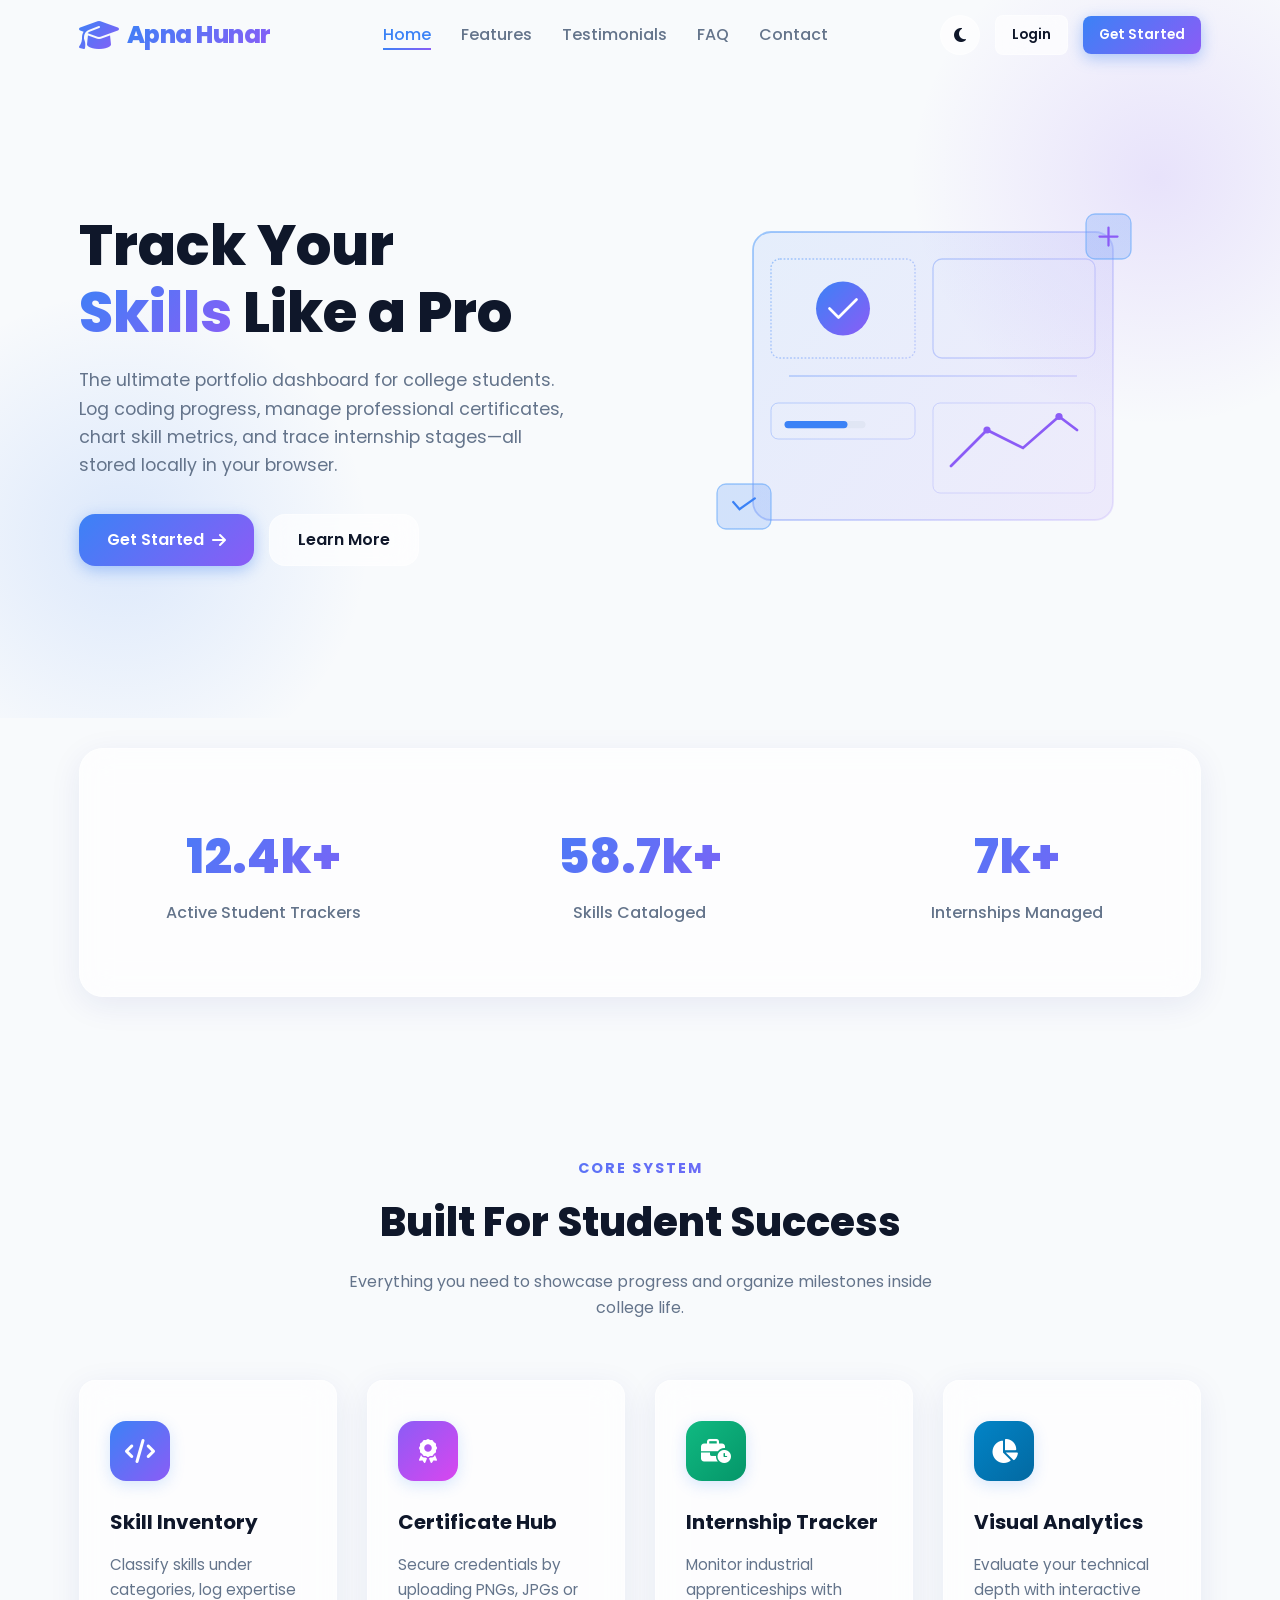
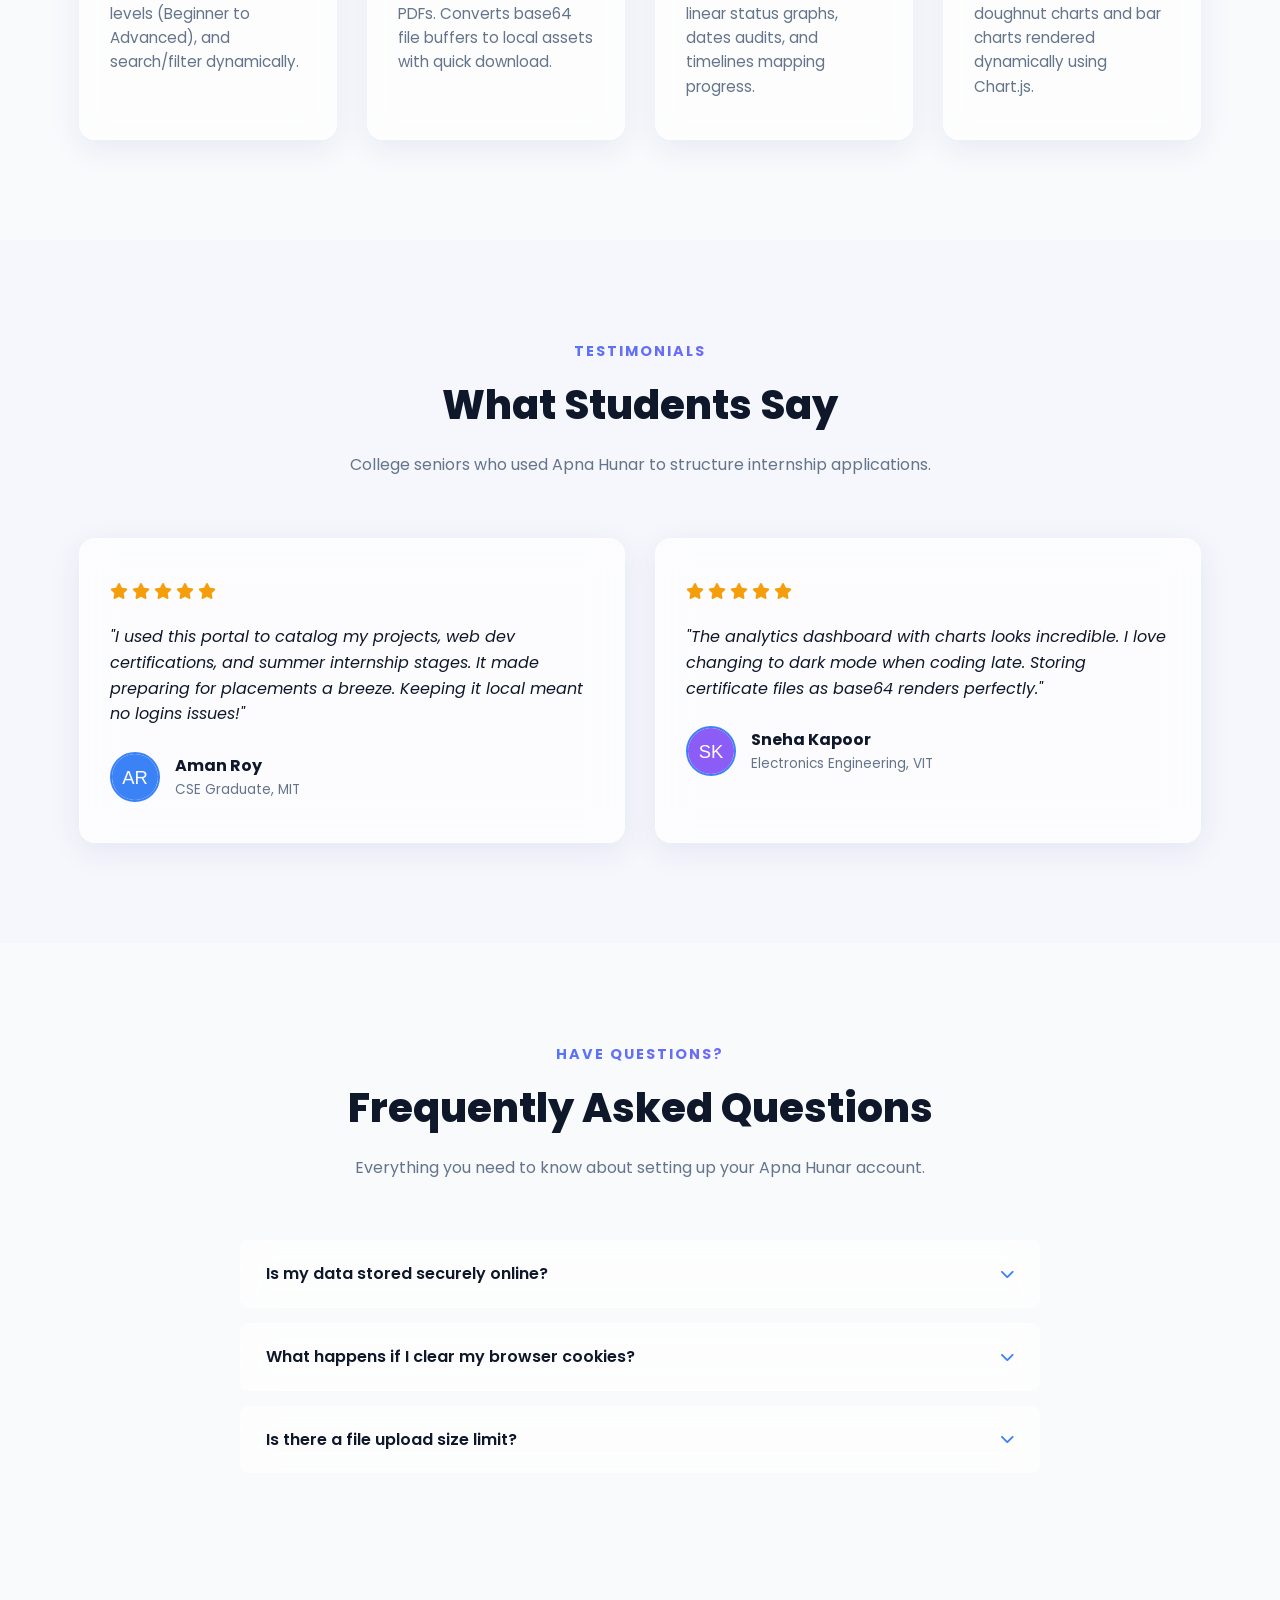
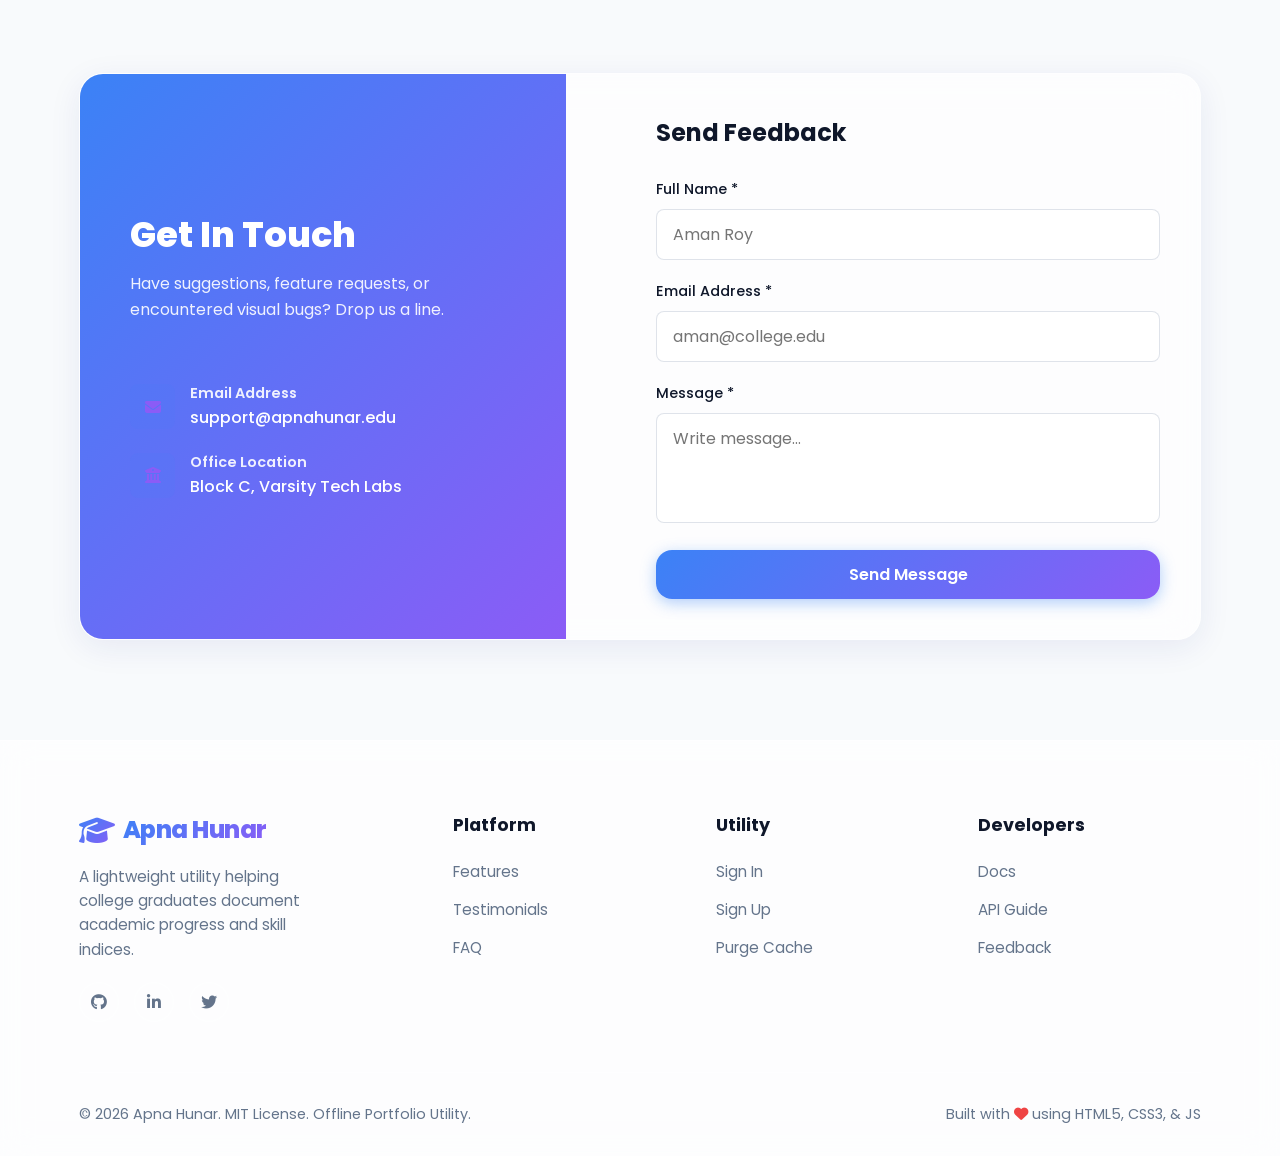
<file: index.html>
<!DOCTYPE html>
<html lang="en">
<head>
  <meta charset="UTF-8">
  <meta name="viewport" content="width=device-width, initial-scale=1.0">
  <title>Apna Hunar - Track Your Skills Like a Pro</title>
  
  <!-- Font Awesome CDN -->
  <link rel="stylesheet" href="https://cdnjs.cloudflare.com/ajax/libs/font-awesome/6.4.0/css/all.min.css">
  
  <!-- Stylesheets -->
  <link rel="stylesheet" href="assets/css/style.css">
  <link rel="stylesheet" href="assets/css/responsive.css">
</head>
<body>

  <!-- Loading Animation -->
  <div id="loader-overlay">
    <div class="spinner"></div>
  </div>

  <!-- Navigation Bar -->
  <nav class="navbar">
    <div class="container">
      <a href="index.html" class="logo">
        <i class="fa-solid fa-graduation-cap text-gradient" style="font-size: 2rem;"></i>
        <span class="text-gradient">Apna Hunar</span>
      </a>
      
      <!-- Nav Links -->
      <ul class="nav-links">
        <li><a href="#hero" class="nav-link active">Home</a></li>
        <li><a href="#features" class="nav-link">Features</a></li>
        <li><a href="#testimonials" class="nav-link">Testimonials</a></li>
        <li><a href="#faq" class="nav-link">FAQ</a></li>
        <li><a href="#contact" class="nav-link">Contact</a></li>
      </ul>

      <!-- Nav Actions -->
      <div class="nav-actions">
        <button class="theme-switch theme-switch-toggle-btn" aria-label="Toggle Theme">
          <i class="fa-solid fa-moon"></i>
        </button>
        <a href="login.html" class="btn btn-secondary btn-sm" id="nav-btn-login">Login</a>
        <a href="register.html" class="btn btn-primary btn-sm" id="nav-btn-register">Get Started</a>
      </div>

      <!-- Hamburger menu (Mobile) -->
      <div class="hamburger">
        <span></span>
        <span></span>
        <span></span>
      </div>
    </div>
  </nav>

  <!-- Hero Section -->
  <section id="hero" class="hero">
    <div class="container">
      <div class="hero-grid">
        <div class="hero-content">
          <h1 class="hero-title">Track Your <br><span class="text-gradient">Skills</span> Like a Pro</h1>
          <p class="hero-desc">
            The ultimate portfolio dashboard for college students. Log coding progress, manage professional certificates, chart skill metrics, and trace internship stages—all stored locally in your browser.
          </p>
          <div class="hero-buttons">
            <a href="register.html" class="btn btn-primary" id="hero-btn-start">Get Started <i class="fa-solid fa-arrow-right"></i></a>
            <a href="#features" class="btn btn-secondary">Learn More</a>
          </div>
        </div>
        <div class="hero-image">
          <!-- Premium Custom SVG Illustration -->
          <svg viewBox="0 0 500 500" fill="none" xmlns="http://www.w3.org/2000/svg">
            <rect x="50" y="80" width="400" height="320" rx="20" fill="url(#hero-svg-grad)" fill-opacity="0.1" stroke="url(#hero-svg-stroke)" stroke-width="2"/>
            <rect x="70" y="110" width="160" height="110" rx="10" fill="#ffffff" fill-opacity="0.05" stroke="url(#hero-svg-stroke)" stroke-width="1.5" stroke-dasharray="2 2"/>
            <rect x="250" y="110" width="180" height="110" rx="10" fill="#ffffff" fill-opacity="0.05" stroke="url(#hero-svg-stroke)" stroke-width="1.5"/>
            <circle cx="150" cy="165" r="30" fill="url(#hero-svg-circle-grad)" />
            <path d="M135 165L145 175L165 155" stroke="#ffffff" stroke-width="3" stroke-linecap="round" stroke-linejoin="round"/>
            <line x1="90" y1="240" x2="410" y2="240" stroke="url(#hero-svg-stroke)" stroke-width="1.5"/>
            <!-- Skill Bars simulation -->
            <rect x="70" y="270" width="160" height="40" rx="8" fill="#ffffff" fill-opacity="0.05" stroke="url(#hero-svg-stroke)" stroke-width="1"/>
            <rect x="85" y="290" width="90" height="8" rx="4" fill="#cbd5e1" fill-opacity="0.3"/>
            <rect x="85" y="290" width="70" height="8" rx="4" fill="#3b82f6"/>
            
            <rect x="250" y="270" width="180" height="100" rx="8" fill="#ffffff" fill-opacity="0.05" stroke="url(#hero-svg-stroke)" stroke-width="1"/>
            <!-- Line Chart simulation -->
            <path d="M270 340 L310 300 L350 320 L390 285 L410 300" stroke="url(#hero-svg-circle-grad)" stroke-width="3" stroke-linecap="round"/>
            <circle cx="310" cy="300" r="4" fill="#8b5cf6"/>
            <circle cx="390" cy="285" r="4" fill="#8b5cf6"/>

            <!-- floating elements -->
            <g transform="translate(420, 60)">
              <rect x="0" y="0" width="50" height="50" rx="10" fill="url(#hero-svg-grad)" fill-opacity="0.2" stroke="url(#hero-svg-stroke)" stroke-width="1.5" />
              <path d="M15 25H35M25 15V35" stroke="#8b5cf6" stroke-width="2.5" stroke-linecap="round"/>
            </g>
            <g transform="translate(10, 360)">
              <rect x="0" y="0" width="60" height="50" rx="10" fill="url(#hero-svg-grad)" fill-opacity="0.2" stroke="url(#hero-svg-stroke)" stroke-width="1.5" />
              <path d="M18 20L25 28L42 16" stroke="#3b82f6" stroke-width="2.5" stroke-linecap="round"/>
            </g>

            <defs>
              <linearGradient id="hero-svg-grad" x1="50" y1="80" x2="450" y2="400" gradientUnits="userSpaceOnUse">
                <stop stop-color="#3b82f6"/>
                <stop offset="1" stop-color="#8b5cf6"/>
              </linearGradient>
              <linearGradient id="hero-svg-stroke" x1="50" y1="80" x2="450" y2="400" gradientUnits="userSpaceOnUse">
                <stop stop-color="#60a5fa" stop-opacity="0.6"/>
                <stop offset="1" stop-color="#a78bfa" stop-opacity="0.2"/>
              </linearGradient>
              <linearGradient id="hero-svg-circle-grad" x1="120" y1="135" x2="180" y2="195" gradientUnits="userSpaceOnUse">
                <stop stop-color="#3b82f6"/>
                <stop offset="1" stop-color="#8b5cf6"/>
              </linearGradient>
            </defs>
          </svg>
        </div>
      </div>
    </div>
  </section>

  <!-- Statistics Section -->
  <section class="stats">
    <div class="container">
      <div class="stats-grid glass-card" style="border-radius: var(--radius-lg); padding: 40px 10px;">
        <!-- Stat 1 -->
        <div class="stat-card">
          <div class="stat-number text-gradient" data-target="12450">0</div>
          <div class="stat-label">Active Student Trackers</div>
        </div>
        <!-- Stat 2 -->
        <div class="stat-card">
          <div class="stat-number text-gradient" data-target="58700">0</div>
          <div class="stat-label">Skills Cataloged</div>
        </div>
        <!-- Stat 3 -->
        <div class="stat-card">
          <div class="stat-number text-gradient" data-target="6950">0</div>
          <div class="stat-label">Internships Managed</div>
        </div>
      </div>
    </div>
  </section>

  <!-- Features Section -->
  <section id="features" class="features">
    <div class="container">
      <div class="section-header">
        <h3 class="section-subtitle text-gradient">Core System</h3>
        <h2 class="section-title">Built For Student Success</h2>
        <p style="color: var(--text-secondary);">Everything you need to showcase progress and organize milestones inside college life.</p>
      </div>

      <div class="features-grid">
        <!-- Feature 1 -->
        <div class="glass-card feature-card">
          <div class="feature-icon-wrapper bg-gradient">
            <i class="fa-solid fa-code"></i>
          </div>
          <h3>Skill Inventory</h3>
          <p>Classify skills under categories, log expertise levels (Beginner to Advanced), and search/filter dynamically.</p>
        </div>

        <!-- Feature 2 -->
        <div class="glass-card feature-card">
          <div class="feature-icon-wrapper bg-gradient" style="background: linear-gradient(135deg, #8b5cf6 0%, #d946ef 100%);">
            <i class="fa-solid fa-award"></i>
          </div>
          <h3>Certificate Hub</h3>
          <p>Secure credentials by uploading PNGs, JPGs or PDFs. Converts base64 file buffers to local assets with quick download.</p>
        </div>

        <!-- Feature 3 -->
        <div class="glass-card feature-card">
          <div class="feature-icon-wrapper bg-gradient" style="background: linear-gradient(135deg, #10b981 0%, #059669 100%);">
            <i class="fa-solid fa-business-time"></i>
          </div>
          <h3>Internship Tracker</h3>
          <p>Monitor industrial apprenticeships with linear status graphs, dates audits, and timelines mapping progress.</p>
        </div>

        <!-- Feature 4 -->
        <div class="glass-card feature-card">
          <div class="feature-icon-wrapper bg-gradient" style="background: linear-gradient(135deg, #0284c7 0%, #0369a1 100%);">
            <i class="fa-solid fa-chart-pie"></i>
          </div>
          <h3>Visual Analytics</h3>
          <p>Evaluate your technical depth with interactive doughnut charts and bar charts rendered dynamically using Chart.js.</p>
        </div>
      </div>
    </div>
  </section>

  <!-- Testimonials Section -->
  <section id="testimonials" class="testimonials">
    <div class="container">
      <div class="section-header">
        <h3 class="section-subtitle text-gradient">Testimonials</h3>
        <h2 class="section-title">What Students Say</h2>
        <p style="color: var(--text-secondary);">College seniors who used Apna Hunar to structure internship applications.</p>
      </div>

      <div class="testimonials-grid">
        <!-- Testimonial 1 -->
        <div class="glass-card testimonial-card">
          <div class="testimonial-stars">
            <i class="fa-solid fa-star"></i>
            <i class="fa-solid fa-star"></i>
            <i class="fa-solid fa-star"></i>
            <i class="fa-solid fa-star"></i>
            <i class="fa-solid fa-star"></i>
          </div>
          <p class="testimonial-text">
            "I used this portal to catalog my projects, web dev certifications, and summer internship stages. It made preparing for placements a breeze. Keeping it local meant no logins issues!"
          </p>
          <div class="testimonial-user">
            <img class="testimonial-avatar" src="data:image/svg+xml;utf8,<svg xmlns='http://www.w3.org/2000/svg' width='50' height='50' viewBox='0 0 50 50'><rect width='50' height='50' fill='%233b82f6'/><text x='50%25' y='55%25' font-size='20' font-family='Arial' fill='white' text-anchor='middle' dominant-baseline='middle'>AR</text></svg>" alt="Aman Roy">
            <div class="testimonial-info">
              <h4>Aman Roy</h4>
              <p>CSE Graduate, MIT</p>
            </div>
          </div>
        </div>

        <!-- Testimonial 2 -->
        <div class="glass-card testimonial-card">
          <div class="testimonial-stars">
            <i class="fa-solid fa-star"></i>
            <i class="fa-solid fa-star"></i>
            <i class="fa-solid fa-star"></i>
            <i class="fa-solid fa-star"></i>
            <i class="fa-solid fa-star"></i>
          </div>
          <p class="testimonial-text">
            "The analytics dashboard with charts looks incredible. I love changing to dark mode when coding late. Storing certificate files as base64 renders perfectly."
          </p>
          <div class="testimonial-user">
            <img class="testimonial-avatar" src="data:image/svg+xml;utf8,<svg xmlns='http://www.w3.org/2000/svg' width='50' height='50' viewBox='0 0 50 50'><rect width='50' height='50' fill='%238b5cf6'/><text x='50%25' y='55%25' font-size='20' font-family='Arial' fill='white' text-anchor='middle' dominant-baseline='middle'>SK</text></svg>" alt="Sneha K.">
            <div class="testimonial-info">
              <h4>Sneha Kapoor</h4>
              <p>Electronics Engineering, VIT</p>
            </div>
          </div>
        </div>
      </div>
    </div>
  </section>

  <!-- FAQ Section -->
  <section id="faq" class="faq">
    <div class="container">
      <div class="section-header">
        <h3 class="section-subtitle text-gradient">Have Questions?</h3>
        <h2 class="section-title">Frequently Asked Questions</h2>
        <p style="color: var(--text-secondary);">Everything you need to know about setting up your Apna Hunar account.</p>
      </div>

      <div class="faq-list">
        <!-- FAQ 1 -->
        <div class="faq-item">
          <div class="faq-question">
            <span>Is my data stored securely online?</span>
            <i class="fa-solid fa-chevron-down faq-icon"></i>
          </div>
          <div class="faq-answer">
            <p>Apna Hunar operates completely inside your web browser. No student details are sent to external databases. Data is cached using HTML5 LocalStorage, providing complete offline privacy.</p>
          </div>
        </div>

        <!-- FAQ 2 -->
        <div class="faq-item">
          <div class="faq-question">
            <span>What happens if I clear my browser cookies?</span>
            <i class="fa-solid fa-chevron-down faq-icon"></i>
          </div>
          <div class="faq-answer">
            <p>Because the app relies on LocalStorage, clearing site cookies and cache will remove your stored profiles, skills, and timelines. We recommend backing up or avoiding resets in privacy sweeps.</p>
          </div>
        </div>

        <!-- FAQ 3 -->
        <div class="faq-item">
          <div class="faq-question">
            <span>Is there a file upload size limit?</span>
            <i class="fa-solid fa-chevron-down faq-icon"></i>
          </div>
          <div class="faq-answer">
            <p>Yes. Browsers limit LocalStorage memory to roughly 5 megabytes. To prevent data corruption, Certificate uploads are restricted to a maximum size of 1.5 megabytes (1.5MB) per file.</p>
          </div>
        </div>
      </div>
    </div>
  </section>

  <!-- Contact Section -->
  <section id="contact" class="contact">
    <div class="container">
      <div class="contact-grid glass-card" style="border-radius: var(--radius-lg); overflow: hidden; padding: 0;">
        <div class="contact-info bg-gradient" style="padding: 50px; color: #fff;">
          <h2 style="font-size: 2.2rem; font-weight: 800; line-height: 1.2; margin-bottom: 15px;">Get In Touch</h2>
          <p style="opacity: 0.9; margin-bottom: 30px;">Have suggestions, feature requests, or encountered visual bugs? Drop us a line.</p>
          
          <div class="contact-details">
            <div class="contact-detail-item">
              <div class="contact-detail-icon"><i class="fa-solid fa-envelope" style="color: var(--secondary);"></i></div>
              <div>
                <p style="font-weight: 600; opacity: 0.9; font-size: 0.9rem;">Email Address</p>
                <p style="font-weight: 500;">support@apnahunar.edu</p>
              </div>
            </div>
            <div class="contact-detail-item">
              <div class="contact-detail-icon"><i class="fa-solid fa-building-columns" style="color: var(--secondary);"></i></div>
              <div>
                <p style="font-weight: 600; opacity: 0.9; font-size: 0.9rem;">Office Location</p>
                <p style="font-weight: 500;">Block C, Varsity Tech Labs</p>
              </div>
            </div>
          </div>
        </div>
        <form class="contact-form" id="landing-contact-form" novalidate>
          <h3>Send Feedback</h3>
          <div class="form-group">
            <label for="contact-name" class="form-label">Full Name *</label>
            <input type="text" id="contact-name" class="form-control" placeholder="Aman Roy" required>
            <div class="form-error-msg">Name is required</div>
          </div>
          <div class="form-group">
            <label for="contact-email" class="form-label">Email Address *</label>
            <input type="email" id="contact-email" class="form-control" placeholder="aman@college.edu" required>
            <div class="form-error-msg">Please enter a valid email</div>
          </div>
          <div class="form-group">
            <label for="contact-msg" class="form-label">Message *</label>
            <textarea id="contact-msg" class="form-control" style="resize: none; height: 110px;" placeholder="Write message..." required></textarea>
            <div class="form-error-msg">Message cannot be empty</div>
          </div>
          <button type="submit" class="btn btn-primary" style="width: 100%;">Send Message</button>
        </form>
      </div>
    </div>
  </section>

  <!-- Footer -->
  <footer class="footer">
    <div class="container">
      <div class="footer-grid">
        <div class="footer-brand">
          <a href="index.html" class="logo">
            <i class="fa-solid fa-graduation-cap text-gradient" style="font-size: 1.8rem;"></i>
            <span class="text-gradient">Apna Hunar</span>
          </a>
          <p>A lightweight utility helping college graduates document academic progress and skill indices.</p>
          <div class="footer-socials">
            <a href="#" class="social-link"><i class="fa-brands fa-github"></i></a>
            <a href="#" class="social-link"><i class="fa-brands fa-linkedin-in"></i></a>
            <a href="#" class="social-link"><i class="fa-brands fa-twitter"></i></a>
          </div>
        </div>
        
        <div class="footer-links-col">
          <h4>Platform</h4>
          <ul>
            <li><a href="#features">Features</a></li>
            <li><a href="#testimonials">Testimonials</a></li>
            <li><a href="#faq">FAQ</a></li>
          </ul>
        </div>
        
        <div class="footer-links-col">
          <h4>Utility</h4>
          <ul>
            <li><a href="login.html">Sign In</a></li>
            <li><a href="register.html">Sign Up</a></li>
            <li><a href="#" id="footer-reset-data">Purge Cache</a></li>
          </ul>
        </div>

        <div class="footer-links-col">
          <h4>Developers</h4>
          <ul>
            <li><a href="https://github.com" target="_blank">Docs</a></li>
            <li><a href="https://google.com" target="_blank">API Guide</a></li>
            <li><a href="#contact">Feedback</a></li>
          </ul>
        </div>
      </div>

      <div class="footer-bottom">
        <p>&copy; 2026 Apna Hunar. MIT License. Offline Portfolio Utility.</p>
        <p>Built with <i class="fa-solid fa-heart" style="color: var(--color-danger);"></i> using HTML5, CSS3, & JS</p>
      </div>
    </div>
  </footer>

  <!-- Scripts -->
  <script src="assets/js/storage.js"></script>
  <script src="assets/js/validation.js"></script>
  <script src="assets/js/app.js"></script>

  <script>
    document.addEventListener('DOMContentLoaded', () => {
      // 1. Dynamic scrolling headers
      window.addEventListener('scroll', () => {
        const navbar = document.querySelector('.navbar');
        if (window.scrollY > 50) {
          navbar.classList.add('scrolled');
        } else {
          navbar.classList.remove('scrolled');
        }
      });

      // 2. Mobile navbar hamburger toggle
      const hamburger = document.querySelector('.hamburger');
      const navLinks = document.querySelector('.nav-links');
      
      hamburger.addEventListener('click', () => {
        navLinks.classList.toggle('active');
        hamburger.classList.toggle('active');
      });

      // Close mobile menu on clicking an items link
      const links = document.querySelectorAll('.nav-link');
      links.forEach(l => {
        l.addEventListener('click', () => {
          navLinks.classList.remove('active');
          hamburger.classList.remove('active');
        });
      });

      // 3. Update navbar login buttons and links dynamically if user logged in
      const currentEmail = getCurrentUserEmail();
      const loginBtn = document.getElementById('nav-btn-login');
      const startBtn = document.getElementById('nav-btn-register');
      const heroBtn = document.getElementById('hero-btn-start');

      if (currentEmail) {
        if (loginBtn) {
          loginBtn.textContent = 'Dashboard';
          loginBtn.href = 'dashboard.html';
        }
        if (startBtn) {
          startBtn.style.display = 'none'; // Only keep Dashboard CTA
        }
        if (heroBtn) {
          heroBtn.innerHTML = 'Go To Dashboard <i class="fa-solid fa-arrow-right"></i>';
          heroBtn.href = 'dashboard.html';
        }
      }

      // 4. FAQ Accordion Click Listeners
      const faqItems = document.querySelectorAll('.faq-item');
      faqItems.forEach(item => {
        const question = item.querySelector('.faq-question');
        question.addEventListener('click', () => {
          const isActive = item.classList.contains('active');
          faqItems.forEach(i => i.classList.remove('active'));
          if (!isActive) {
            item.classList.add('active');
          }
        });
      });

      // 5. Stat Counter Animation on Viewport Scroll
      const statsSection = document.querySelector('.stats');
      const statNumbers = document.querySelectorAll('.stat-number');
      let countersStarted = false;

      const animateCounters = () => {
        statNumbers.forEach(counter => {
          const target = +counter.getAttribute('data-target');
          let count = 0;
          // Determine scale increment relative to target
          const increment = Math.ceil(target / 100);
          
          const updateCount = () => {
            count += increment;
            if (count >= target) {
              counter.textContent = formatStatNumber(target) + '+';
            } else {
              counter.textContent = formatStatNumber(count);
              setTimeout(updateCount, 15);
            }
          };
          updateCount();
        });
      };

      const formatStatNumber = (num) => {
        if (num >= 1000) {
          return (num / 1000).toFixed(1).replace('.0', '') + 'k';
        }
        return num;
      };

      // Intersection Observer to trigger counter animations
      const observer = new IntersectionObserver((entries) => {
        entries.forEach(entry => {
          if (entry.isIntersecting && !countersStarted) {
            countersStarted = true;
            animateCounters();
            observer.unobserve(entry.target);
          }
        });
      }, { threshold: 0.4 });

      if (statsSection) observer.observe(statsSection);

      // 6. Contact Form Validation
      const contactForm = document.getElementById('landing-contact-form');
      initLiveValidation(contactForm);
      
      contactForm.addEventListener('submit', (e) => {
        e.preventDefault();
        const isValid = validateFormOnSubmit(contactForm);
        if (isValid) {
          showToast('Thank you for your message! Feedback submitted successfully.', 'success');
          contactForm.reset();
        } else {
          showToast('Form incomplete. Please check required fields.', 'warning');
        }
      });

      // Footer reset details
      document.getElementById('footer-reset-data').addEventListener('click', (e) => {
        e.preventDefault();
        showConfirmModal('Delete Database Cache', 'This clears all records from LocalStorage. Are you sure you want to reset?', () => {
          resetAllData();
        });
      });
    });
  </script>
</body>
</html>
</file>
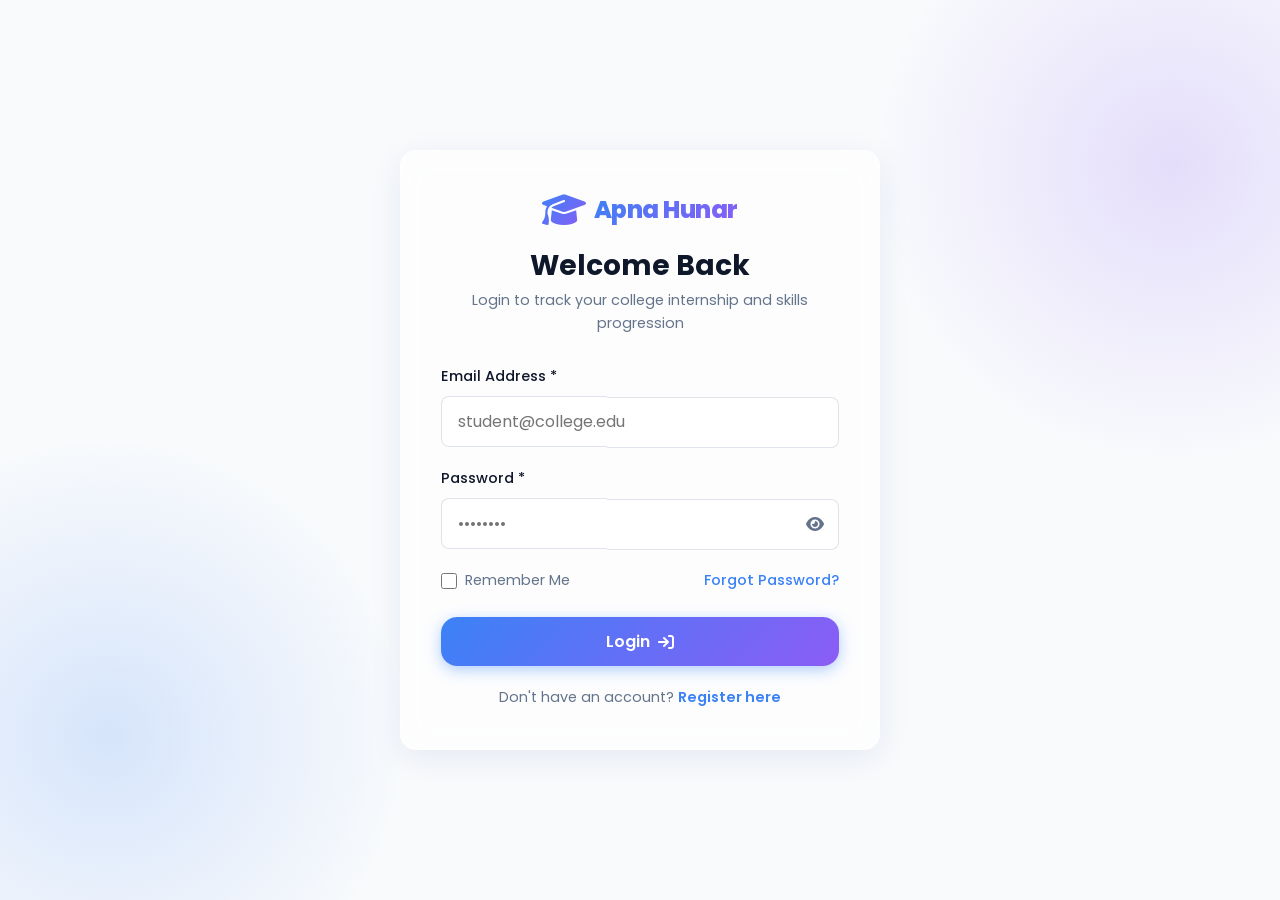
<file: certificates.html>
<!DOCTYPE html>
<html lang="en">
<head>
  <meta charset="UTF-8">
  <meta name="viewport" content="width=device-width, initial-scale=1.0">
  <title>Certificates - Apna Hunar</title>
  
  <!-- Font Awesome CDN -->
  <link rel="stylesheet" href="https://cdnjs.cloudflare.com/ajax/libs/font-awesome/6.4.0/css/all.min.css">
  
  <!-- Stylesheets -->
  <link rel="stylesheet" href="assets/css/style.css">
  <link rel="stylesheet" href="assets/css/dashboard.css">
  <link rel="stylesheet" href="assets/css/responsive.css">
</head>
<body>

  <!-- Loading Animation -->
  <div id="loader-overlay">
    <div class="spinner"></div>
  </div>

  <div class="dashboard-wrapper">
    <!-- Sidebar -->
    <aside class="sidebar">
      <div class="sidebar-brand">
        <a href="index.html" class="logo">
          <i class="fa-solid fa-graduation-cap text-gradient" style="font-size: 1.8rem;"></i>
          <span class="text-gradient">Apna Hunar</span>
        </a>
      </div>
      
      <ul class="sidebar-menu">
        <li class="sidebar-item">
          <a href="dashboard.html"><i class="fa-solid fa-chart-line"></i> Dashboard</a>
        </li>
        <li class="sidebar-item">
          <a href="profile.html"><i class="fa-solid fa-user-graduate"></i> Profile</a>
        </li>
        <li class="sidebar-item">
          <a href="skills.html"><i class="fa-solid fa-code"></i> Skills</a>
        </li>
        <li class="sidebar-item active">
          <a href="certificates.html"><i class="fa-solid fa-award"></i> Certificates</a>
        </li>
        <li class="sidebar-item">
          <a href="internship.html"><i class="fa-solid fa-business-time"></i> Internship</a>
        </li>
        <li class="sidebar-item">
          <a href="analytics.html"><i class="fa-solid fa-chart-pie"></i> Analytics</a>
        </li>
        <li class="sidebar-item">
          <a href="settings.html"><i class="fa-solid fa-gear"></i> Settings</a>
        </li>
      </ul>

      <div class="sidebar-footer">
        <li class="sidebar-item" style="list-style: none;">
          <a href="#" id="sidebar-logout-btn" style="color: var(--color-danger);"><i class="fa-solid fa-arrow-right-from-bracket"></i> Logout</a>
        </li>
      </div>
    </aside>

    <!-- Main Content Panel -->
    <main class="main-content">
      <!-- Top Header -->
      <header class="dashboard-header">
        <div class="header-left" style="display: flex; align-items: center; gap: 15px;">
          <div class="hamburger">
            <span></span>
            <span></span>
            <span></span>
          </div>
          <h2 style="font-size: 1.25rem; font-weight: 700;">My Certificates</h2>
        </div>
        
        <div class="header-actions">
          <button class="theme-switch theme-switch-toggle-btn" aria-label="Toggle Theme">
            <i class="fa-solid fa-moon"></i>
          </button>
          
          <div class="header-profile-dropdown">
            <img src="" alt="Student Profile" class="avatar-sm header-profile-avatar">
            <div class="header-profile-info">
              <span class="header-profile-name"></span>
              <span class="header-profile-role"></span>
            </div>
          </div>
        </div>
      </header>

      <!-- Panel Body Content -->
      <div class="dashboard-content">
        <!-- Title Row -->
        <div class="dashboard-title-row">
          <h2 class="dashboard-title text-gradient">Professional Certificates</h2>
          <p class="dashboard-subtitle">Manage, view, and store your technical training and honors files.</p>
        </div>

        <!-- Controls Row -->
        <div class="skills-controls-row" style="justify-content: flex-end;">
          <button class="btn btn-primary" id="open-cert-modal-btn">
            Upload Certificate <i class="fa-solid fa-circle-arrow-up"></i>
          </button>
        </div>

        <!-- Certificates Grid -->
        <div class="certificates-grid" id="certificates-container">
          <!-- Javascript will load items here -->
        </div>
      </div>
    </main>
  </div>

  <!-- Upload Certificate Modal -->
  <div class="modal-overlay" id="cert-modal">
    <div class="modal-container glass-card">
      <div class="modal-header">
        <h3 class="modal-title">Upload Certificate</h3>
        <i class="fa-solid fa-xmark modal-close" id="close-cert-modal-btn"></i>
      </div>
      
      <form id="cert-modal-form" novalidate>
        <!-- Title -->
        <div class="form-group">
          <label for="cert-title" class="form-label">Certificate Title *</label>
          <input type="text" id="cert-title" class="form-control" placeholder="e.g. AWS Cloud Practitioner" required>
          <div class="form-error-msg">Title is required</div>
        </div>

        <!-- Issuing Organization -->
        <div class="form-group">
          <label for="cert-org" class="form-label">Issuing Organization *</label>
          <input type="text" id="cert-org" class="form-control" placeholder="e.g. Amazon Web Services" required>
          <div class="form-error-msg">Issuing organization is required</div>
        </div>

        <!-- Date Issued -->
        <div class="form-group">
          <label for="cert-date" class="form-label">Date Issued *</label>
          <input type="date" id="cert-date" class="form-control" required>
          <div class="form-error-msg">Date is required</div>
        </div>

        <!-- File Upload -->
        <div class="form-group">
          <label for="cert-file" class="form-label">Select File (Image or PDF, Max 1.5MB) *</label>
          <input type="file" id="cert-file" class="form-control" accept="image/*,application/pdf" required>
          <div class="form-error-msg">Please upload a valid certificate file</div>
          <p style="font-size:0.75rem; color:var(--text-secondary); margin-top:5px;" id="cert-file-size-info"></p>
        </div>

        <!-- Submit buttons -->
        <div style="display: flex; gap: 10px; margin-top: 25px;">
          <button type="submit" class="btn btn-primary" style="flex-grow: 1;">Save Certificate</button>
          <button type="button" class="btn btn-secondary" id="cancel-cert-modal-btn">Cancel</button>
        </div>
      </form>
    </div>
  </div>

  <!-- Lightbox Media Preview Modal -->
  <div class="modal-overlay" id="lightbox-modal">
    <div class="modal-container glass-card lightbox-content-box">
      <div class="modal-header">
        <h3 class="modal-title" id="lightbox-title">Certificate Preview</h3>
        <i class="fa-solid fa-xmark modal-close" id="close-lightbox-btn"></i>
      </div>
      <div class="lightbox-body" id="lightbox-media-container">
        <!-- Javascript will render image or iframe here -->
      </div>
    </div>
  </div>

  <!-- Scripts -->
  <script src="assets/js/storage.js"></script>
  <script src="assets/js/validation.js"></script>
  <script src="assets/js/app.js"></script>

  <script>
    document.addEventListener('DOMContentLoaded', () => {
      const user = getCurrentUser();
      if (!user) return;

      const certModal = document.getElementById('cert-modal');
      const certForm = document.getElementById('cert-modal-form');
      const addBtn = document.getElementById('open-cert-modal-btn');
      const closeBtn = document.getElementById('close-cert-modal-btn');
      const cancelBtn = document.getElementById('cancel-cert-modal-btn');
      const fileInput = document.getElementById('cert-file');

      let uploadedBase64 = null;
      let uploadedFileName = '';
      let uploadedFileType = '';

      // Initialize validation
      initLiveValidation(certForm);

      // Render cert cards initially
      renderCertificates(user.certificates);

      // 1. Sidebar logout action
      document.getElementById('sidebar-logout-btn').addEventListener('click', (e) => {
        e.preventDefault();
        showConfirmModal('Logout Session', 'Are you sure you want to logout from Apna Hunar?', () => {
          logout();
        });
      });

      // 2. Add button click
      addBtn.addEventListener('click', () => {
        toggleModal('cert-modal', true);
      });

      // 3. Close Modal handlers
      const closeFormModal = () => {
        toggleModal('cert-modal', false);
        certForm.reset();
        uploadedBase64 = null;
        uploadedFileName = '';
        uploadedFileType = '';
        document.getElementById('cert-file-size-info').textContent = '';
        const inputs = certForm.querySelectorAll('input');
        inputs.forEach(input => clearInputError(input));
      };
      closeBtn.addEventListener('click', closeFormModal);
      cancelBtn.addEventListener('click', closeFormModal);
      certModal.addEventListener('click', (e) => {
        if (e.target === certModal) closeFormModal();
      });

      // 4. File selection changes (read as base64)
      fileInput.addEventListener('change', (e) => {
        const file = e.target.files[0];
        if (!file) return;

        // Size check (max 1.5MB = 1536 KB)
        if (file.size > 1.5 * 1024 * 1024) {
          showToast('File size exceeds 1.5MB limit. Please compress your file.', 'danger');
          fileInput.value = '';
          return;
        }

        const sizeInMb = (file.size / (1024 * 1024)).toFixed(2);
        document.getElementById('cert-file-size-info').textContent = `Selected: ${file.name} (${sizeInMb} MB)`;

        const reader = new FileReader();
        reader.onload = (event) => {
          uploadedBase64 = event.target.result;
          uploadedFileName = file.name;
          uploadedFileType = file.type;
        };
        reader.readAsDataURL(file);
      });

      // 5. Form submission (Add)
      certForm.addEventListener('submit', (e) => {
        e.preventDefault();

        const isValid = validateFormOnSubmit(certForm);
        if (!isValid) return;

        if (!uploadedBase64) {
          showInputError(fileInput, 'File has not loaded correctly. Please reselect.');
          return;
        }

        const title = document.getElementById('cert-title').value.trim();
        const org = document.getElementById('cert-org').value.trim();
        const date = document.getElementById('cert-date').value;

        if (!user.certificates) user.certificates = [];

        const newCert = {
          id: 'cert_' + Date.now() + '_' + Math.random().toString(36).substr(2, 5),
          title,
          org,
          date,
          fileName: uploadedFileName,
          fileType: uploadedFileType,
          fileData: uploadedBase64
        };

        user.certificates.push(newCert);
        addActivity(`Uploaded certification: ${title}`);
        saveCurrentUser(user);

        showToast('Certificate saved successfully!', 'success');
        closeFormModal();
        renderCertificates(user.certificates);
      });

      // 6. Lightbox Preview Modal close handlers
      const lightbox = document.getElementById('lightbox-modal');
      const closeLightboxBtn = document.getElementById('close-lightbox-btn');
      
      const closeLightbox = () => {
        toggleModal('lightbox-modal', false);
        document.getElementById('lightbox-media-container').innerHTML = '';
      };
      closeLightboxBtn.addEventListener('click', closeLightbox);
      lightbox.addEventListener('click', (e) => {
        if (e.target === lightbox) closeLightbox();
      });

      // 7. Route check for Action modal opening
      const urlParams = new URLSearchParams(window.location.search);
      if (urlParams.get('action') === 'add') {
        toggleModal('cert-modal', true);
      }

      /**
       * Render Certificates Grid Cards UI
       */
      function renderCertificates(certsList) {
        const container = document.getElementById('certificates-container');
        container.innerHTML = '';

        if (!certsList || certsList.length === 0) {
          container.innerHTML = `
            <div style="grid-column: 1 / -1; text-align: center; padding: 50px 10px; color: var(--text-secondary);" class="glass-card">
              <i class="fa-solid fa-award" style="font-size: 3rem; margin-bottom: 15px; opacity: 0.5;"></i>
              <h3>No Certificates Logged</h3>
              <p style="font-size: 0.95rem; margin-top: 5px;">Add awards or course certification to showcase on your profile.</p>
            </div>
          `;
          return;
        }

        certsList.forEach(cert => {
          const card = document.createElement('div');
          card.className = 'glass-card certificate-card';

          const isPdf = cert.fileType === 'application/pdf';
          const dateStr = new Date(cert.date).toLocaleDateString('en-US', { year: 'numeric', month: 'long', day: 'numeric' });

          // Render Preview container depending on file format
          let previewHtml = '';
          if (isPdf) {
            previewHtml = `
              <div class="certificate-preview-icon">
                <i class="fa-regular fa-file-pdf" style="color: var(--color-danger);"></i>
              </div>
            `;
          } else {
            previewHtml = `<img src="${cert.fileData}" alt="${escapeHTML(cert.title)}" class="certificate-preview-img">`;
          }

          card.innerHTML = `
            <div class="certificate-preview-box">
              ${previewHtml}
            </div>
            <div class="certificate-details-box">
              <h3 class="certificate-title">${escapeHTML(cert.title)}</h3>
              <p class="certificate-issuer">${escapeHTML(cert.org)}</p>
              <p class="certificate-date"><i class="fa-regular fa-calendar"></i> Issued: ${dateStr}</p>
              
              <div class="certificate-actions-row">
                <button class="certificate-btn btn-view" data-id="${cert.id}">
                  <i class="fa-solid fa-eye"></i> View
                </button>
                <button class="certificate-btn btn-download" data-id="${cert.id}">
                  <i class="fa-solid fa-arrow-down"></i> Get
                </button>
                <button class="certificate-btn btn-delete-card" data-id="${cert.id}">
                  <i class="fa-solid fa-trash-can"></i>
                </button>
              </div>
            </div>
          `;

          // Hook View Action
          card.querySelector('.btn-view').addEventListener('click', () => {
            const lbContainer = document.getElementById('lightbox-media-container');
            document.getElementById('lightbox-title').textContent = cert.title;

            if (isPdf) {
              lbContainer.innerHTML = `<iframe class="lightbox-iframe" src="${cert.fileData}"></iframe>`;
            } else {
              lbContainer.innerHTML = `<img class="lightbox-img" src="${cert.fileData}" alt="${cert.title}">`;
            }
            toggleModal('lightbox-modal', true);
          });

          // Hook Download Action
          card.querySelector('.btn-download').addEventListener('click', () => {
            const dl = document.createElement('a');
            dl.href = cert.fileData;
            dl.download = cert.fileName || 'certificate';
            document.body.appendChild(dl);
            dl.click();
            document.body.removeChild(dl);
            showToast(`Downloading: ${cert.fileName}`, 'success');
          });

          // Hook Delete Action
          card.querySelector('.btn-delete-card').addEventListener('click', () => {
            showConfirmModal('Delete Certificate', `Are you sure you want to delete the certification "${cert.title}"?`, () => {
              user.certificates = user.certificates.filter(c => c.id !== cert.id);
              saveCurrentUser(user);
              addActivity(`Deleted certificate: ${cert.title}`);
              showToast(`Certificate "${cert.title}" removed!`, 'warning');
              renderCertificates(user.certificates);
            });
          });

          container.appendChild(card);
        });
      }

      /**
       * Simple HTML encoder
       */
      function escapeHTML(str) {
        return str
          .replace(/&/g, "&amp;")
          .replace(/</g, "&lt;")
          .replace(/>/g, "&gt;")
          .replace(/"/g, "&quot;")
          .replace(/'/g, "&#039;");
      }
    });
  </script>
</body>
</html>
</file>
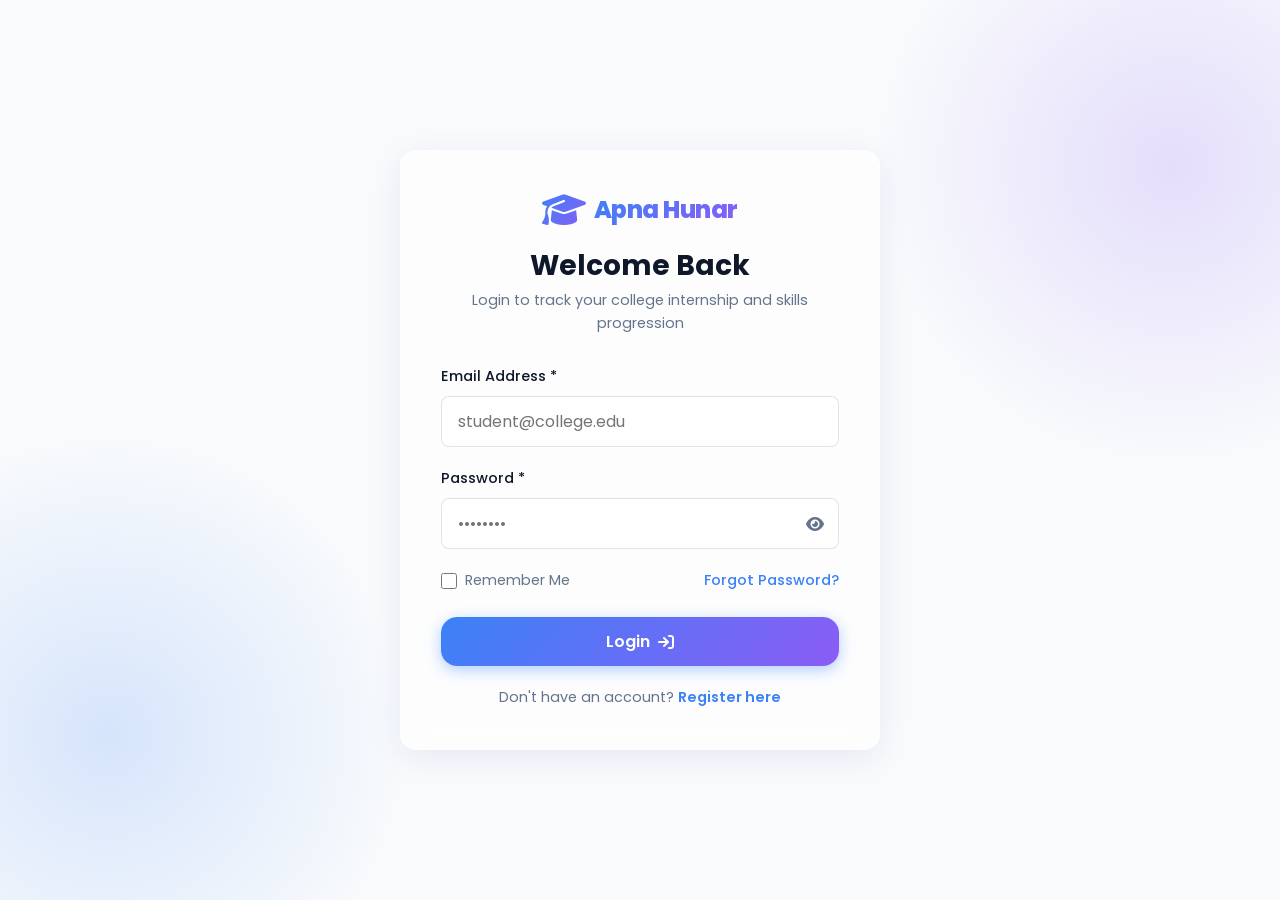
<file: dashboard.html>
<!DOCTYPE html>
<html lang="en">
<head>
  <meta charset="UTF-8">
  <meta name="viewport" content="width=device-width, initial-scale=1.0">
  <title>Dashboard - Apna Hunar</title>
  
  <!-- Font Awesome CDN -->
  <link rel="stylesheet" href="https://cdnjs.cloudflare.com/ajax/libs/font-awesome/6.4.0/css/all.min.css">
  
  <!-- Stylesheets -->
  <link rel="stylesheet" href="assets/css/style.css">
  <link rel="stylesheet" href="assets/css/dashboard.css">
  <link rel="stylesheet" href="assets/css/responsive.css">
</head>
<body>

  <!-- Loading Animation -->
  <div id="loader-overlay">
    <div class="spinner"></div>
  </div>

  <div class="dashboard-wrapper">
    <!-- Sidebar -->
    <aside class="sidebar">
      <div class="sidebar-brand">
        <a href="index.html" class="logo">
          <i class="fa-solid fa-graduation-cap text-gradient" style="font-size: 1.8rem;"></i>
          <span class="text-gradient">Apna Hunar</span>
        </a>
      </div>
      
      <ul class="sidebar-menu">
        <li class="sidebar-item active">
          <a href="dashboard.html"><i class="fa-solid fa-chart-line"></i> Dashboard</a>
        </li>
        <li class="sidebar-item">
          <a href="profile.html"><i class="fa-solid fa-user-graduate"></i> Profile</a>
        </li>
        <li class="sidebar-item">
          <a href="skills.html"><i class="fa-solid fa-code"></i> Skills</a>
        </li>
        <li class="sidebar-item">
          <a href="certificates.html"><i class="fa-solid fa-award"></i> Certificates</a>
        </li>
        <li class="sidebar-item">
          <a href="internship.html"><i class="fa-solid fa-business-time"></i> Internship</a>
        </li>
        <li class="sidebar-item">
          <a href="analytics.html"><i class="fa-solid fa-chart-pie"></i> Analytics</a>
        </li>
        <li class="sidebar-item">
          <a href="settings.html"><i class="fa-solid fa-gear"></i> Settings</a>
        </li>
      </ul>

      <div class="sidebar-footer">
        <li class="sidebar-item" style="list-style: none;">
          <a href="#" id="sidebar-logout-btn" style="color: var(--color-danger);"><i class="fa-solid fa-arrow-right-from-bracket"></i> Logout</a>
        </li>
      </div>
    </aside>

    <!-- Main Content Panel -->
    <main class="main-content">
      <!-- Top Header -->
      <header class="dashboard-header">
        <div class="header-left" style="display: flex; align-items: center; gap: 15px;">
          <div class="hamburger">
            <span></span>
            <span></span>
            <span></span>
          </div>
          <div class="header-search">
            <i class="fa-solid fa-magnifying-glass"></i>
            <input type="text" id="global-search-bar" placeholder="Search skills, certs...">
          </div>
        </div>
        
        <div class="header-actions">
          <!-- Theme Switcher -->
          <button class="theme-switch theme-switch-toggle-btn" aria-label="Toggle Theme">
            <i class="fa-solid fa-moon"></i>
          </button>
          
          <!-- Notifications -->
          <div class="header-btn" id="notif-bell-btn">
            <i class="fa-solid fa-bell"></i>
            <div class="badge-dot" id="notif-badge" style="display: none;"></div>
          </div>

          <!-- Profile info -->
          <div class="header-profile-dropdown" onclick="window.location.href='profile.html'">
            <img src="" alt="Student Profile" class="avatar-sm header-profile-avatar">
            <div class="header-profile-info">
              <span class="header-profile-name"></span>
              <span class="header-profile-role"></span>
            </div>
          </div>
        </div>
      </header>

      <!-- Panel Body Content -->
      <div class="dashboard-content">
        <!-- Title Row -->
        <div class="dashboard-title-row">
          <h2 class="dashboard-title">Welcome back, <span id="welcome-student-name" class="text-gradient">Student</span>!</h2>
          <p class="dashboard-subtitle">Here is a quick look at your academic portfolio and internship records.</p>
        </div>

        <!-- 4 Metric Cards Row -->
        <div class="widgets-grid">
          <!-- Card 1: Total Skills -->
          <div class="glass-card widget-card">
            <div class="widget-info">
              <h4>Total Skills</h4>
              <div class="widget-value" id="val-total-skills">0</div>
              <p style="font-size: 0.8rem; color: var(--text-secondary);" id="val-skills-detail">Categorized logs</p>
            </div>
            <div class="widget-icon widget-blue">
              <i class="fa-solid fa-code"></i>
            </div>
          </div>

          <!-- Card 2: Certificates -->
          <div class="glass-card widget-card">
            <div class="widget-info">
              <h4>Certificates</h4>
              <div class="widget-value" id="val-total-certs">0</div>
              <p style="font-size: 0.8rem; color: var(--text-secondary);" id="val-certs-detail">Verified documents</p>
            </div>
            <div class="widget-icon widget-purple">
              <i class="fa-solid fa-award"></i>
            </div>
          </div>

          <!-- Card 3: Internship Status -->
          <div class="glass-card widget-card">
            <div class="widget-info">
              <h4>Internship</h4>
              <div class="widget-value" style="font-size: 1.1rem; line-height: 1.3; font-weight: 700; margin-top: 5px;" id="val-internship-status">None Active</div>
              <p style="font-size: 0.8rem; color: var(--text-secondary);" id="val-internship-company">No current role</p>
            </div>
            <div class="widget-icon widget-green" id="val-internship-icon-box">
              <i class="fa-solid fa-briefcase"></i>
            </div>
          </div>

          <!-- Card 4: Profile Completion -->
          <div class="glass-card widget-card">
            <div class="widget-info">
              <h4>Profile Done</h4>
              <div class="widget-value" id="val-profile-completion">0%</div>
              <p style="font-size: 0.8rem; color: var(--text-secondary);">Core variables</p>
            </div>
            <!-- Circular Progress SVG -->
            <div class="widget-circle-wrapper">
              <svg class="widget-circle-svg">
                <circle class="widget-circle-bg" cx="32.5" cy="32.5" r="28" />
                <circle class="widget-circle-progress" cx="32.5" cy="32.5" r="28" id="svg-progress-circle" />
              </svg>
              <span class="widget-circle-text" id="svg-progress-text">0%</span>
            </div>
          </div>
        </div>

        <!-- 2 Column Grid Content -->
        <div class="dashboard-grid-2col">
          <!-- Left Column widgets -->
          <div class="dashboard-left-widgets" style="display: flex; flex-direction: column; gap: 30px;">
            <!-- Active Internship Progress Tracker -->
            <div class="glass-card dashboard-internship-card">
              <div class="internship-meta-row">
                <div class="internship-main-info">
                  <h3 id="dash-internship-company">No Active Internship</h3>
                  <p id="dash-internship-role">Define your internship in the Internship tab</p>
                </div>
                <span class="status-badge status-pending" id="dash-internship-badge">Not Started</span>
              </div>

              <!-- Progress bar -->
              <div class="progress-container">
                <div class="progress-info-row">
                  <span>Internship Completion</span>
                  <span id="dash-internship-percent">0%</span>
                </div>
                <div class="progress-bar-bg">
                  <div class="progress-bar-fill" id="dash-internship-progress-bar"></div>
                </div>
              </div>
              <p style="font-size: 0.8rem; color: var(--text-secondary); margin-top: 10px;" id="dash-internship-dates-range"></p>
            </div>

            <!-- Quick Action Buttons -->
            <div class="glass-card" style="padding: 30px;">
              <h3 class="card-title" style="margin-bottom: 20px;"><i class="fa-solid fa-bolt text-gradient"></i> Quick Actions</h3>
              <div style="display: grid; grid-template-columns: repeat(2, 1fr); gap: 15px;">
                <button class="btn btn-secondary" onclick="window.location.href='skills.html?action=add'" style="text-align: left; justify-content: flex-start;">
                  <i class="fa-solid fa-plus-circle" style="color: var(--primary);"></i> Add New Skill
                </button>
                <button class="btn btn-secondary" onclick="window.location.href='certificates.html?action=add'" style="text-align: left; justify-content: flex-start;">
                  <i class="fa-solid fa-file-arrow-up" style="color: var(--secondary);"></i> Upload Certificate
                </button>
                <button class="btn btn-secondary" onclick="window.location.href='internship.html?action=add'" style="text-align: left; justify-content: flex-start;">
                  <i class="fa-solid fa-briefcase" style="color: var(--color-success);"></i> Update Internship
                </button>
                <button class="btn btn-secondary" onclick="window.location.href='analytics.html'" style="text-align: left; justify-content: flex-start;">
                  <i class="fa-solid fa-chart-pie" style="color: var(--color-info);"></i> View Analytics
                </button>
              </div>
            </div>
          </div>

          <!-- Right Column widgets -->
          <div class="dashboard-right-widgets">
            <!-- Recent Activities -->
            <div class="glass-card" style="padding: 30px; height: 100%;">
              <div class="card-header-row">
                <h3 class="card-title"><i class="fa-solid fa-clock-rotate-left text-gradient"></i> Recent Activity</h3>
                <a href="#" id="clear-activity-logs" style="font-size: 0.8rem; color: var(--text-secondary);"><i class="fa-solid fa-trash-can"></i> Clear</a>
              </div>
              
              <div class="activity-list" id="dashboard-activity-list">
                <!-- Javascript will load records here -->
              </div>
            </div>
          </div>
        </div>
      </div>
    </main>
  </div>

  <!-- Scripts -->
  <script src="assets/js/storage.js"></script>
  <script src="assets/js/validation.js"></script>
  <script src="assets/js/app.js"></script>

  <script>
    document.addEventListener('DOMContentLoaded', () => {
      const user = getCurrentUser();
      if (!user) return;

      // 1. Set Welcome Name
      document.getElementById('welcome-student-name').textContent = user.fullName.split(' ')[0];

      // 2. Load Metric values
      document.getElementById('val-total-skills').textContent = user.skills ? user.skills.length : 0;
      document.getElementById('val-total-certs').textContent = user.certificates ? user.certificates.length : 0;

      // Update widget details helper labels
      if (user.skills && user.skills.length > 0) {
        const topCat = getTopSkillCategory(user.skills);
        document.getElementById('val-skills-detail').textContent = `Top: ${topCat}`;
      }
      if (user.certificates && user.certificates.length > 0) {
        document.getElementById('val-certs-detail').textContent = `${user.certificates.length} verified docs`;
      }

      // 3. Profile Completion logic (8 variables)
      const completionPercent = calculateProfileCompletion(user);
      document.getElementById('val-profile-completion').textContent = `${completionPercent}%`;
      
      // Update SVG circle
      const svgCircle = document.getElementById('svg-progress-circle');
      const svgText = document.getElementById('svg-progress-text');
      
      const radius = 28;
      const circumference = 2 * Math.PI * radius; // 175.92
      
      svgCircle.style.strokeDasharray = circumference;
      const offset = circumference - (completionPercent / 100) * circumference;
      
      // Delay slightly for transition impact
      setTimeout(() => {
        svgCircle.style.strokeDashoffset = offset;
        svgText.textContent = `${completionPercent}%`;
      }, 300);

      // 4. Internship Widget details
      loadInternshipWidget(user);

      // 5. Recent Activities logs
      loadRecentActivities(user);

      // 6. Sidebar logout click
      document.getElementById('sidebar-logout-btn').addEventListener('click', (e) => {
        e.preventDefault();
        showConfirmModal('Logout Session', 'Are you sure you want to logout from Apna Hunar?', () => {
          logout();
        });
      });

      // 7. Clear activity logs handler
      document.getElementById('clear-activity-logs').addEventListener('click', (e) => {
        e.preventDefault();
        showConfirmModal('Clear History', 'Are you sure you want to clear your activity logs? This does not delete skills or certificates.', () => {
          user.activities = [];
          saveCurrentUser(user);
          loadRecentActivities(user);
          showToast('Activity logs cleared.', 'info');
        });
      });

      // 8. Global search focus
      const searchBar = document.getElementById('global-search-bar');
      searchBar.addEventListener('keypress', (e) => {
        if (e.key === 'Enter') {
          const query = searchBar.value.trim();
          if (query) {
            window.location.href = `skills.html?search=${encodeURIComponent(query)}`;
          }
        }
      });

      // 9. Alert bell simple notification popup
      document.getElementById('notif-bell-btn').addEventListener('click', () => {
        showToast(`You have 0 unread alerts. Your system is fully updated.`, 'info');
      });
    });

    /**
     * Compute profile completion score (out of 100)
     */
    function calculateProfileCompletion(user) {
      let fieldsFilled = 0;
      const fields = ['fullName', 'email', 'mobile', 'college', 'branch', 'semester', 'aboutMe', 'avatar'];
      
      fields.forEach(field => {
        if (user[field] && user[field].toString().trim()) {
          // If avatar, check if it's default or custom. For simplicity, just check if it exists
          fieldsFilled++;
        }
      });
      
      return Math.round((fieldsFilled / fields.length) * 100);
    }

    /**
     * Retrieve the category with the most skills
     */
    function getTopSkillCategory(skills) {
      if (!skills || skills.length === 0) return 'None';
      const map = {};
      skills.forEach(s => {
        map[s.category] = (map[s.category] || 0) + 1;
      });
      
      let topCat = 'Programming';
      let max = 0;
      for (let cat in map) {
        if (map[cat] > max) {
          max = map[cat];
          topCat = cat;
        }
      }
      return topCat;
    }

    /**
     * Load Internship widget details
     */
    function loadInternshipWidget(user) {
      const activeIntern = user.internships ? user.internships.find(i => i.status === 'In Progress') || user.internships[0] : null;
      
      const compLabel = document.getElementById('val-internship-company');
      const statLabel = document.getElementById('val-internship-status');
      
      const dashCompany = document.getElementById('dash-internship-company');
      const dashRole = document.getElementById('dash-internship-role');
      const dashBadge = document.getElementById('dash-internship-badge');
      const dashPercent = document.getElementById('dash-internship-percent');
      const dashProgressBar = document.getElementById('dash-internship-progress-bar');
      const dashDatesRange = document.getElementById('dash-internship-dates-range');
      
      if (activeIntern) {
        compLabel.textContent = activeIntern.company;
        statLabel.textContent = activeIntern.role;
        
        dashCompany.textContent = activeIntern.company;
        dashRole.textContent = `${activeIntern.role}`;
        
        // Status class setup
        dashBadge.textContent = activeIntern.status;
        dashBadge.className = 'status-badge';
        if (activeIntern.status === 'Completed') {
          dashBadge.classList.add('status-completed');
        } else if (activeIntern.status === 'In Progress') {
          dashBadge.classList.add('status-progress');
        } else {
          dashBadge.classList.add('status-pending');
        }

        // Calculate progress percentage
        let percent = 0;
        if (activeIntern.status === 'Completed') {
          percent = 100;
        } else if (activeIntern.status === 'Not Started') {
          percent = 0;
        } else {
          // Calculate based on dates
          const start = new Date(activeIntern.startDate);
          const end = new Date(activeIntern.endDate);
          const now = new Date();
          
          if (!isNaN(start) && !isNaN(end) && start < end) {
            if (now >= end) {
              percent = 100;
            } else if (now <= start) {
              percent = 0;
            } else {
              const totalTime = end - start;
              const elapsed = now - start;
              percent = Math.round((elapsed / totalTime) * 100);
            }
          } else {
            percent = 50; // Fallback default
          }
        }
        
        dashPercent.textContent = `${percent}%`;
        setTimeout(() => {
          dashProgressBar.style.width = `${percent}%`;
        }, 300);
        
        if (activeIntern.startDate && activeIntern.endDate) {
          const startStr = new Date(activeIntern.startDate).toLocaleDateString('en-US', { month: 'short', year: 'numeric', day: 'numeric' });
          const endStr = new Date(activeIntern.endDate).toLocaleDateString('en-US', { month: 'short', year: 'numeric', day: 'numeric' });
          dashDatesRange.innerHTML = `<i class="fa-solid fa-calendar"></i> Duration: ${startStr} - ${endStr}`;
        }
      } else {
        compLabel.textContent = 'No current role';
        statLabel.textContent = 'None Active';
        
        dashCompany.textContent = 'No Active Internship';
        dashRole.textContent = 'Define your internship in the Internship tab';
        dashBadge.textContent = 'Not Started';
        dashBadge.className = 'status-badge status-pending';
        dashPercent.textContent = '0%';
        dashProgressBar.style.width = '0%';
        dashDatesRange.innerHTML = '';
      }
    }

    /**
     * Load recent activities log from storage
     */
    function loadRecentActivities(user) {
      const listContainer = document.getElementById('dashboard-activity-list');
      if (!listContainer) return;
      listContainer.innerHTML = '';
      
      const activities = user.activities || [];
      if (activities.length === 0) {
        listContainer.innerHTML = `
          <div style="text-align: center; padding: 30px 10px; color: var(--text-secondary);">
            <i class="fa-solid fa-circle-nodes" style="font-size: 2rem; margin-bottom: 10px; opacity: 0.5;"></i>
            <p style="font-size: 0.9rem;">No recent activity logged. Add some skills or certificates to begin!</p>
          </div>
        `;
        return;
      }
      
      // Limit to top 5 activities
      const recentList = activities.slice(0, 5);
      
      recentList.forEach(act => {
        const item = document.createElement('div');
        item.className = 'activity-item';
        
        // Choose icons based on text
        let iconClass = 'fa-solid fa-bolt';
        if (act.text.toLowerCase().includes('skill')) iconClass = 'fa-solid fa-code';
        if (act.text.toLowerCase().includes('certificate')) iconClass = 'fa-solid fa-award';
        if (act.text.toLowerCase().includes('intern')) iconClass = 'fa-solid fa-briefcase';
        if (act.text.toLowerCase().includes('profile')) iconClass = 'fa-solid fa-user-pen';
        if (act.text.toLowerCase().includes('logged in')) iconClass = 'fa-solid fa-arrow-right-to-bracket';
        if (act.text.toLowerCase().includes('theme')) iconClass = 'fa-solid fa-circle-half-stroke';
        
        const dateStr = formatActivityTime(act.timestamp);
        
        item.innerHTML = `
          <div class="activity-icon">
            <i class="${iconClass}"></i>
          </div>
          <div class="activity-info">
            <div class="activity-text">${act.text}</div>
            <div class="activity-time">${dateStr}</div>
          </div>
        `;
        
        listContainer.appendChild(item);
      });
    }

    /**
     * Format timestamp to pretty relative duration
     */
    function formatActivityTime(timestamp) {
      const date = new Date(timestamp);
      if (isNaN(date)) return 'Just now';
      
      const now = new Date();
      const diffMs = now - date;
      const diffMins = Math.floor(diffMs / 60000);
      const diffHrs = Math.floor(diffMins / 600);
      
      if (diffMins < 1) return 'Just now';
      if (diffMins < 60) return `${diffMins}m ago`;
      if (diffHrs < 24) return `${Math.floor(diffMins / 60)}h ago`;
      
      return date.toLocaleDateString('en-US', { month: 'short', day: 'numeric', hour: '2-digit', minute: '2-digit' });
    }
  </script>
</body>
</html>
</file>
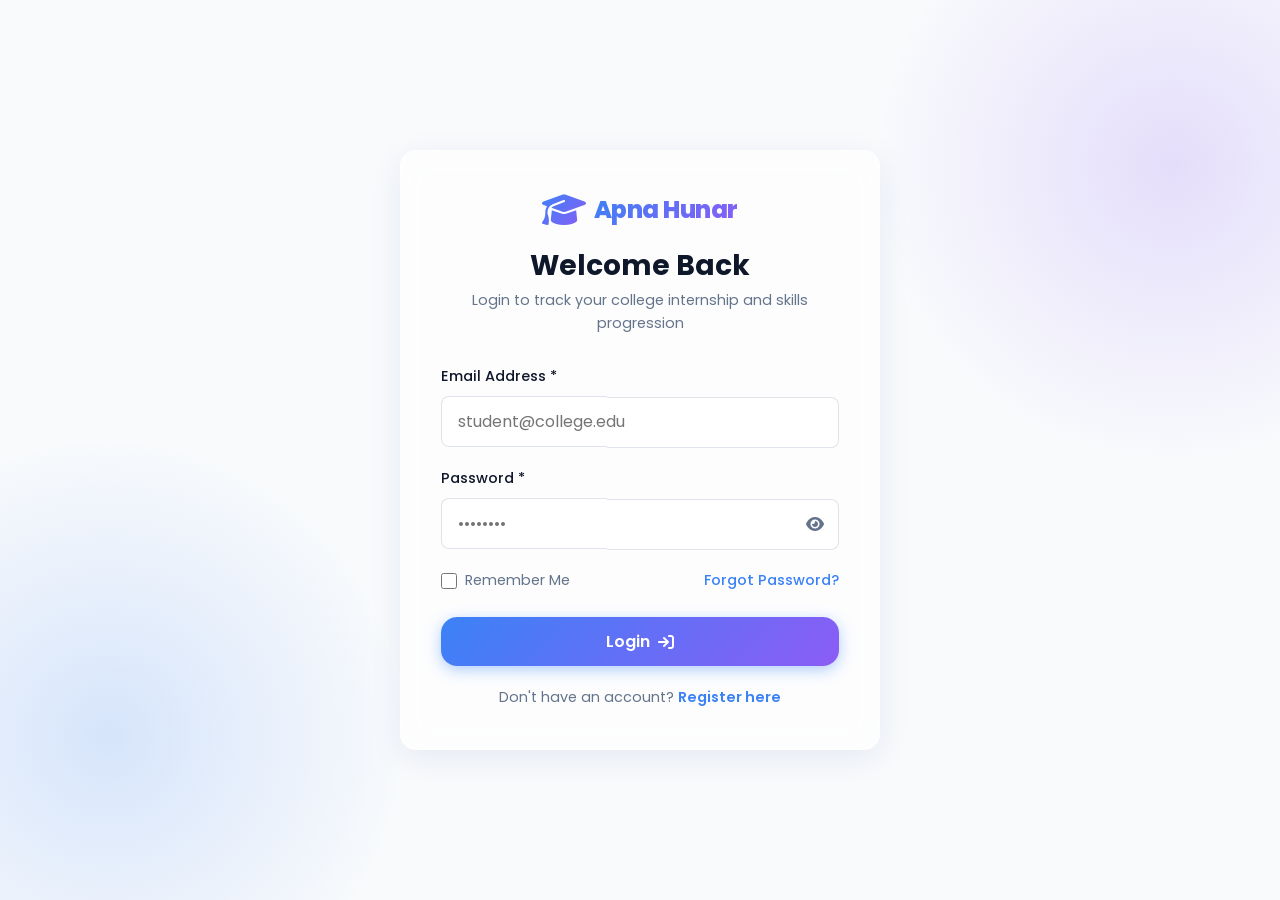
<file: internship.html>
<!DOCTYPE html>
<html lang="en">
<head>
  <meta charset="UTF-8">
  <meta name="viewport" content="width=device-width, initial-scale=1.0">
  <title>Internship Tracker - Apna Hunar</title>
  
  <!-- Font Awesome CDN -->
  <link rel="stylesheet" href="https://cdnjs.cloudflare.com/ajax/libs/font-awesome/6.4.0/css/all.min.css">
  
  <!-- Stylesheets -->
  <link rel="stylesheet" href="assets/css/style.css">
  <link rel="stylesheet" href="assets/css/dashboard.css">
  <link rel="stylesheet" href="assets/css/responsive.css">
</head>
<body>

  <!-- Loading Animation -->
  <div id="loader-overlay">
    <div class="spinner"></div>
  </div>

  <div class="dashboard-wrapper">
    <!-- Sidebar -->
    <aside class="sidebar">
      <div class="sidebar-brand">
        <a href="index.html" class="logo">
          <i class="fa-solid fa-graduation-cap text-gradient" style="font-size: 1.8rem;"></i>
          <span class="text-gradient">Apna Hunar</span>
        </a>
      </div>
      
      <ul class="sidebar-menu">
        <li class="sidebar-item">
          <a href="dashboard.html"><i class="fa-solid fa-chart-line"></i> Dashboard</a>
        </li>
        <li class="sidebar-item">
          <a href="profile.html"><i class="fa-solid fa-user-graduate"></i> Profile</a>
        </li>
        <li class="sidebar-item">
          <a href="skills.html"><i class="fa-solid fa-code"></i> Skills</a>
        </li>
        <li class="sidebar-item">
          <a href="certificates.html"><i class="fa-solid fa-award"></i> Certificates</a>
        </li>
        <li class="sidebar-item active">
          <a href="internship.html"><i class="fa-solid fa-business-time"></i> Internship</a>
        </li>
        <li class="sidebar-item">
          <a href="analytics.html"><i class="fa-solid fa-chart-pie"></i> Analytics</a>
        </li>
        <li class="sidebar-item">
          <a href="settings.html"><i class="fa-solid fa-gear"></i> Settings</a>
        </li>
      </ul>

      <div class="sidebar-footer">
        <li class="sidebar-item" style="list-style: none;">
          <a href="#" id="sidebar-logout-btn" style="color: var(--color-danger);"><i class="fa-solid fa-arrow-right-from-bracket"></i> Logout</a>
        </li>
      </div>
    </aside>

    <!-- Main Content Panel -->
    <main class="main-content">
      <!-- Top Header -->
      <header class="dashboard-header">
        <div class="header-left" style="display: flex; align-items: center; gap: 15px;">
          <div class="hamburger">
            <span></span>
            <span></span>
            <span></span>
          </div>
          <h2 style="font-size: 1.25rem; font-weight: 700;">Internship Tracker</h2>
        </div>
        
        <div class="header-actions">
          <button class="theme-switch theme-switch-toggle-btn" aria-label="Toggle Theme">
            <i class="fa-solid fa-moon"></i>
          </button>
          
          <div class="header-profile-dropdown">
            <img src="" alt="Student Profile" class="avatar-sm header-profile-avatar">
            <div class="header-profile-info">
              <span class="header-profile-name"></span>
              <span class="header-profile-role"></span>
            </div>
          </div>
        </div>
      </header>

      <!-- Panel Body Content -->
      <div class="dashboard-content">
        <!-- Title Row -->
        <div class="dashboard-title-row">
          <h2 class="dashboard-title text-gradient">Track Internships & Milestones</h2>
          <p class="dashboard-subtitle">Log placement details, date contracts, status changes, and timeline phases.</p>
        </div>

        <!-- Controls Row -->
        <div class="skills-controls-row" style="justify-content: flex-end;">
          <button class="btn btn-primary" id="open-internship-modal-btn">
            Log Internship <i class="fa-solid fa-briefcase"></i>
          </button>
        </div>

        <!-- Internship Details Grid Layout -->
        <div class="dashboard-grid-2col" id="internship-layout-wrapper">
          <!-- Left Column: List of Internships -->
          <div style="display: flex; flex-direction: column; gap: 20px;" id="internships-list-container">
            <!-- Loaded dynamically via JavaScript -->
          </div>

          <!-- Right Column: Focus Active Timeline details -->
          <div id="internship-timeline-aside">
            <div class="glass-card" style="padding:30px;">
              <h3 class="card-title" style="margin-bottom: 25px;"><i class="fa-solid fa-timeline text-gradient"></i> Active Internship Timeline</h3>
              
              <div class="timeline-container" id="timeline-flow-list">
                <!-- Loaded dynamically based on active internship selection -->
              </div>
            </div>
          </div>
        </div>
      </div>
    </main>
  </div>

  <!-- Add/Edit Internship Modal -->
  <div class="modal-overlay" id="intern-modal">
    <div class="modal-container glass-card">
      <div class="modal-header">
        <h3 class="modal-title" id="intern-modal-title">Log Internship</h3>
        <i class="fa-solid fa-xmark modal-close" id="close-intern-modal-btn"></i>
      </div>
      
      <form id="intern-modal-form" novalidate>
        <input type="hidden" id="edit-intern-id">
        
        <!-- Company Name -->
        <div class="form-group">
          <label for="intern-company" class="form-label">Company Name *</label>
          <input type="text" id="intern-company" class="form-control" placeholder="e.g. Microsoft, Infosys" required>
          <div class="form-error-msg">Company name is required</div>
        </div>

        <!-- Role -->
        <div class="form-group">
          <label for="intern-role" class="form-label">Job Role / Designation *</label>
          <input type="text" id="intern-role" class="form-control" placeholder="e.g. Software Engineer Intern, Data Analyst" required>
          <div class="form-error-msg">Role is required</div>
        </div>

        <!-- Start Date -->
        <div class="form-group">
          <label for="intern-start-date" class="form-label">Start Date *</label>
          <input type="date" id="intern-start-date" class="form-control" required>
          <div class="form-error-msg">Start date is required</div>
        </div>

        <!-- End Date -->
        <div class="form-group">
          <label for="intern-end-date" class="form-label">End Date *</label>
          <input type="date" id="intern-end-date" class="form-control" required>
          <div class="form-error-msg">End date is required</div>
        </div>

        <!-- Status -->
        <div class="form-group">
          <label for="intern-status" class="form-label">Apprenticeship Status *</label>
          <select id="intern-status" class="form-control" required>
            <option value="" disabled selected>Select Status</option>
            <option value="Not Started">Not Started</option>
            <option value="In Progress">In Progress</option>
            <option value="Completed">Completed</option>
          </select>
          <div class="form-error-msg">Please select current status</div>
        </div>

        <!-- Submit buttons -->
        <div style="display: flex; gap: 10px; margin-top: 25px;">
          <button type="submit" class="btn btn-primary" style="flex-grow: 1;" id="intern-form-submit-btn">Save Log</button>
          <button type="button" class="btn btn-secondary" id="cancel-intern-modal-btn">Cancel</button>
        </div>
      </form>
    </div>
  </div>

  <!-- Scripts -->
  <script src="assets/js/storage.js"></script>
  <script src="assets/js/validation.js"></script>
  <script src="assets/js/app.js"></script>

  <script>
    document.addEventListener('DOMContentLoaded', () => {
      const user = getCurrentUser();
      if (!user) return;

      const modal = document.getElementById('intern-modal');
      const modalForm = document.getElementById('intern-modal-form');
      const addBtn = document.getElementById('open-internship-modal-btn');
      const closeBtn = document.getElementById('close-intern-modal-btn');
      const cancelBtn = document.getElementById('cancel-intern-modal-btn');
      
      let activeIndex = 0; // Index of internship focused in timeline

      // Initialize validation
      initLiveValidation(modalForm);

      // Render Layout lists
      renderInternships();

      // 1. Sidebar logout action
      document.getElementById('sidebar-logout-btn').addEventListener('click', (e) => {
        e.preventDefault();
        showConfirmModal('Logout Session', 'Are you sure you want to logout from Apna Hunar?', () => {
          logout();
        });
      });

      // 2. Open Add Modal
      addBtn.addEventListener('click', () => {
        openInternshipModal();
      });

      // 3. Close Modal handlers
      const closeModal = () => {
        toggleModal('intern-modal', false);
        modalForm.reset();
        document.getElementById('edit-intern-id').value = '';
        const inputs = modalForm.querySelectorAll('input, select');
        inputs.forEach(input => clearInputError(input));
      };
      closeBtn.addEventListener('click', closeModal);
      cancelBtn.addEventListener('click', closeModal);
      modal.addEventListener('click', (e) => {
        if (e.target === modal) closeModal();
      });

      // 4. Custom validation checks (dates logic) on form submit
      modalForm.addEventListener('submit', (e) => {
        e.preventDefault();

        const isValid = validateFormOnSubmit(modalForm);
        if (!isValid) return;

        const startVal = document.getElementById('intern-start-date').value;
        const endVal = document.getElementById('intern-end-date').value;
        
        const start = new Date(startVal);
        const end = new Date(endVal);

        if (start >= end) {
          showInputError(document.getElementById('intern-end-date'), 'End date must be after Start date');
          showToast('End date cannot be prior to or equal to start date.', 'danger');
          return;
        }

        const internId = document.getElementById('edit-intern-id').value;
        const company = document.getElementById('intern-company').value.trim();
        const role = document.getElementById('intern-role').value.trim();
        const status = document.getElementById('intern-status').value;

        if (!user.internships) user.internships = [];

        if (internId) {
          // EDIT existing
          const idx = user.internships.findIndex(i => i.id === internId);
          if (idx !== -1) {
            user.internships[idx] = { id: internId, company, role, startDate: startVal, endDate: endVal, status };
            addActivity(`Updated internship details at ${company}`);
            showToast('Internship updated successfully!', 'success');
          }
        } else {
          // ADD new
          const newIntern = {
            id: 'intern_' + Date.now() + '_' + Math.random().toString(36).substr(2, 5),
            company,
            role,
            startDate: startVal,
            endDate: endVal,
            status
          };
          user.internships.push(newIntern);
          addActivity(`Logged internship at ${company} as ${role}`);
          showToast('Internship registered!', 'success');
        }

        saveCurrentUser(user);
        closeModal();
        renderInternships();
      });

      // 5. Route parameter actions check (?action=add)
      const urlParams = new URLSearchParams(window.location.search);
      if (urlParams.get('action') === 'add') {
        openInternshipModal();
      }

      /**
       * Render Internship lists and timeline sidebars
       */
      function renderInternships() {
        const container = document.getElementById('internships-list-container');
        container.innerHTML = '';

        const list = user.internships || [];

        if (list.length === 0) {
          container.innerHTML = `
            <div style="text-align: center; padding: 50px 10px; color: var(--text-secondary);" class="glass-card">
              <i class="fa-solid fa-business-time" style="font-size: 3rem; margin-bottom: 15px; opacity: 0.5;"></i>
              <h3>No Internships Logged</h3>
              <p style="font-size: 0.95rem; margin-top: 5px;">Add your summer training or college placement milestones.</p>
            </div>
          `;
          document.getElementById('internship-timeline-aside').style.display = 'none';
          document.getElementById('internship-layout-wrapper').style.gridTemplateColumns = '1fr';
          return;
        }

        // Show sidebar and layout grid correctly
        document.getElementById('internship-timeline-aside').style.display = 'block';
        document.getElementById('internship-layout-wrapper').style.gridTemplateColumns = '1.6fr 1fr';

        list.forEach((intern, idx) => {
          const card = document.createElement('div');
          // Focus card class active matching timeline
          card.className = `glass-card dashboard-internship-card ${idx === activeIndex ? 'active-focus-card' : ''}`;
          card.style.cursor = 'pointer';
          if (idx === activeIndex) {
            card.style.border = '2.5px solid var(--primary)';
          }

          // Calculate percent
          const percent = calculateCompletionPercent(intern);
          const startStr = new Date(intern.startDate).toLocaleDateString('en-US', { year: 'numeric', month: 'short', day: 'numeric' });
          const endStr = new Date(intern.endDate).toLocaleDateString('en-US', { year: 'numeric', month: 'short', day: 'numeric' });

          // Badge configuration
          let badgeClass = 'status-pending';
          if (intern.status === 'Completed') badgeClass = 'status-completed';
          if (intern.status === 'In Progress') badgeClass = 'status-progress';

          card.innerHTML = `
            <div class="internship-meta-row">
              <div class="internship-main-info">
                <h3>${escapeHTML(intern.company)}</h3>
                <p>${escapeHTML(intern.role)}</p>
              </div>
              <div>
                <span class="status-badge ${badgeClass}">${intern.status}</span>
              </div>
            </div>

            <!-- Progress bar -->
            <div class="progress-container">
              <div class="progress-info-row">
                <span>Timeline Status</span>
                <span>${percent}%</span>
              </div>
              <div class="progress-bar-bg">
                <div class="progress-bar-fill" style="width: ${percent}%;"></div>
              </div>
            </div>

            <p style="font-size: 0.8rem; color: var(--text-secondary); margin-top: 15px;">
              <i class="fa-solid fa-calendar-days"></i> Dates: ${startStr} - ${endStr}
            </p>

            <div style="display: flex; justify-content: flex-end; gap: 15px; margin-top: 15px; border-top: 1px solid var(--border-card); padding-top: 15px;">
              <span class="skill-action-btn btn-edit-intern" data-id="${intern.id}"><i class="fa-solid fa-pen-to-square"></i> Edit</span>
              <span class="skill-action-btn btn-delete-intern" data-id="${intern.id}" style="color:var(--color-danger);"><i class="fa-solid fa-trash-can"></i> Delete</span>
            </div>
          `;

          // Handle focus click to load timeline
          card.addEventListener('click', (e) => {
            if (e.target.closest('.skill-action-btn')) return; // Avoid modal overlaps
            activeIndex = idx;
            renderInternships(); // Re-render to show outline border
          });

          // Edit button hook
          card.querySelector('.btn-edit-intern').addEventListener('click', () => {
            openInternshipModal(intern);
          });

          // Delete button hook
          card.querySelector('.btn-delete-intern').addEventListener('click', () => {
            showConfirmModal('Delete Internship Log', `Are you sure you want to delete internship log at "${intern.company}"?`, () => {
              user.internships = user.internships.filter(i => i.id !== intern.id);
              saveCurrentUser(user);
              addActivity(`Deleted internship at ${intern.company}`);
              showToast(`Internship log deleted.`, 'warning');
              
              // Reset active index if needed
              if (activeIndex >= user.internships.length) {
                activeIndex = Math.max(0, user.internships.length - 1);
              }
              renderInternships();
            });
          });

          container.appendChild(card);
        });

        // Load timeline flow for active selection
        renderTimelineFlow(list[activeIndex]);
      }

      /**
       * Render right timeline checkpoints
       */
      function renderTimelineFlow(intern) {
        const container = document.getElementById('timeline-flow-list');
        container.innerHTML = '';

        if (!intern) return;

        const start = new Date(intern.startDate);
        const end = new Date(intern.endDate);
        const midTime = new Date(start.getTime() + (end.getTime() - start.getTime()) / 2);
        const now = new Date();

        const startStr = start.toLocaleDateString('en-US', { year: 'numeric', month: 'short', day: 'numeric' });
        const midStr = midTime.toLocaleDateString('en-US', { year: 'numeric', month: 'short', day: 'numeric' });
        const endStr = end.toLocaleDateString('en-US', { year: 'numeric', month: 'short', day: 'numeric' });

        // Phase 1: Onboard status check
        let phase1Done = false;
        let phase2Done = false;
        let phase3Done = false;

        if (intern.status === 'Completed') {
          phase1Done = phase2Done = phase3Done = true;
        } else if (intern.status === 'Not Started') {
          phase1Done = phase2Done = phase3Done = false;
        } else {
          // In Progress checking relative to dates
          if (now >= start) phase1Done = true;
          if (now >= midTime) phase2Done = true;
          if (now >= end) phase3Done = true;
        }

        // Timeline items construction
        container.innerHTML = `
          <!-- Phase 1 -->
          <div class="timeline-event">
            <div class="timeline-marker" style="background: ${phase1Done ? 'var(--color-success)' : 'var(--text-secondary)'}; border-color: var(--bg-body);"></div>
            <div class="timeline-content">
              <div class="timeline-date">${startStr}</div>
              <h4>Apprenticeship Onboarding</h4>
              <p>Join the team at ${escapeHTML(intern.company)} as a ${escapeHTML(intern.role)}. Kickoff initial projects and workspace setup.</p>
              <div style="font-size:0.75rem; color:${phase1Done ? 'var(--color-success)' : 'var(--text-secondary)'}; font-weight:600; margin-top:8px;">
                <i class="${phase1Done ? 'fa-solid fa-circle-check' : 'fa-regular fa-clock'}"></i> ${phase1Done ? 'Onboarded' : 'Pending Start'}
              </div>
            </div>
          </div>

          <!-- Phase 2 -->
          <div class="timeline-event">
            <div class="timeline-marker" style="background: ${phase2Done ? 'var(--color-success)' : 'var(--text-secondary)'}; border-color: var(--bg-body);"></div>
            <div class="timeline-content">
              <div class="timeline-date">${midStr}</div>
              <h4>Mid-term Progress Review</h4>
              <p>Project deliverables review. Midway evaluation checkpoint on assigned programming modules.</p>
              <div style="font-size:0.75rem; color:${phase2Done ? 'var(--color-success)' : 'var(--text-secondary)'}; font-weight:600; margin-top:8px;">
                <i class="${phase2Done ? 'fa-solid fa-circle-check' : 'fa-regular fa-clock'}"></i> ${phase2Done ? 'Reviewed' : 'Pending Milestone'}
              </div>
            </div>
          </div>

          <!-- Phase 3 -->
          <div class="timeline-event">
            <div class="timeline-marker" style="background: ${phase3Done ? 'var(--color-success)' : 'var(--text-secondary)'}; border-color: var(--bg-body);"></div>
            <div class="timeline-content">
              <div class="timeline-date">${endStr}</div>
              <h4>Apprenticeship Concluded</h4>
              <p>Project demo submission, code integrations, feedback logging, and final certificate handovers.</p>
              <div style="font-size:0.75rem; color:${phase3Done ? 'var(--color-success)' : 'var(--text-secondary)'}; font-weight:600; margin-top:8px;">
                <i class="${phase3Done ? 'fa-solid fa-circle-check' : 'fa-regular fa-clock'}"></i> ${phase3Done ? 'Completed' : 'Pending Conclusion'}
              </div>
            </div>
          </div>
        `;
      }

      /**
       * Calculate percent integer
       */
      function calculateCompletionPercent(intern) {
        if (intern.status === 'Completed') return 100;
        if (intern.status === 'Not Started') return 0;
        
        const start = new Date(intern.startDate);
        const end = new Date(intern.endDate);
        const now = new Date();
        
        if (isNaN(start) || isNaN(end) || start >= end) return 50;

        if (now >= end) return 100;
        if (now <= start) return 0;

        const total = end - start;
        const elapsed = now - start;
        return Math.round((elapsed / total) * 100);
      }

      /**
       * Open log/edit modal popup
       */
      function openInternshipModal(intern = null) {
        if (intern) {
          // Edit Mode
          document.getElementById('intern-modal-title').textContent = 'Edit Internship';
          document.getElementById('edit-intern-id').value = intern.id;
          document.getElementById('intern-company').value = intern.company;
          document.getElementById('intern-role').value = intern.role;
          document.getElementById('intern-start-date').value = intern.startDate;
          document.getElementById('intern-end-date').value = intern.endDate;
          document.getElementById('intern-status').value = intern.status;
          document.getElementById('intern-form-submit-btn').textContent = 'Update Log';
        } else {
          // Add Mode
          document.getElementById('intern-modal-title').textContent = 'Log Internship';
          document.getElementById('edit-intern-id').value = '';
          document.getElementById('intern-company').value = '';
          document.getElementById('intern-role').value = '';
          document.getElementById('intern-start-date').value = '';
          document.getElementById('intern-end-date').value = '';
          document.getElementById('intern-status').value = '';
          document.getElementById('intern-form-submit-btn').textContent = 'Save Log';
        }
        toggleModal('intern-modal', true);
      }

      /**
       * HTML escape helper
       */
      function escapeHTML(str) {
        return str
          .replace(/&/g, "&amp;")
          .replace(/</g, "&lt;")
          .replace(/>/g, "&gt;")
          .replace(/"/g, "&quot;")
          .replace(/'/g, "&#039;");
      }
    });
  </script>
</body>
</html>
</file>
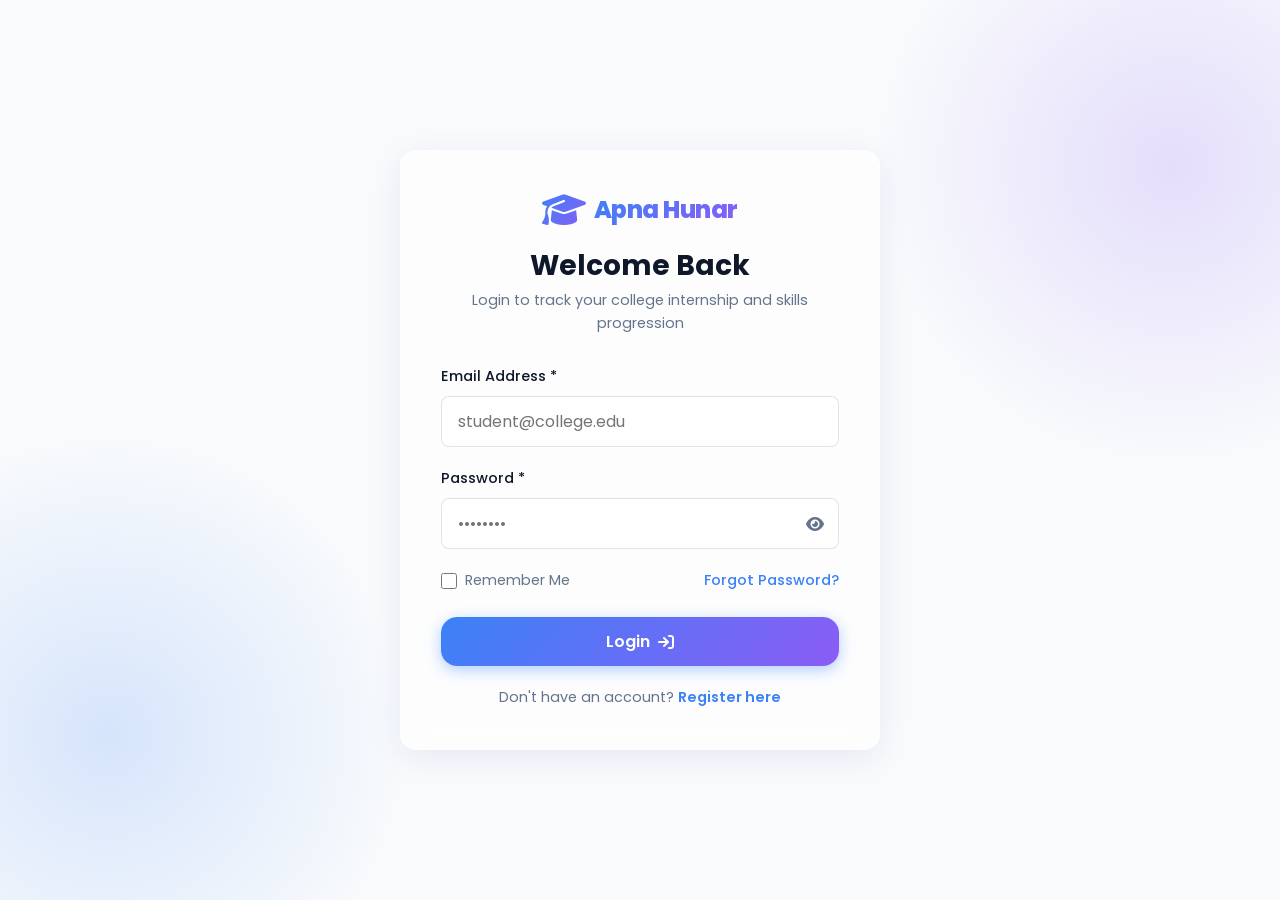
<file: login.html>
<!DOCTYPE html>
<html lang="en">
<head>
  <meta charset="UTF-8">
  <meta name="viewport" content="width=device-width, initial-scale=1.0">
  <title>Login - Apna Hunar</title>
  
  <!-- Font Awesome CDN -->
  <link rel="stylesheet" href="https://cdnjs.cloudflare.com/ajax/libs/font-awesome/6.4.0/css/all.min.css">
  
  <!-- Stylesheets -->
  <link rel="stylesheet" href="assets/css/style.css">
  <link rel="stylesheet" href="assets/css/responsive.css">
</head>
<body>

  <!-- Loading Animation -->
  <div id="loader-overlay">
    <div class="spinner"></div>
  </div>

  <div class="auth-page">
    <div class="glass-card auth-card">
      <div class="auth-header">
        <div class="logo">
          <i class="fa-solid fa-graduation-cap text-gradient" style="font-size: 2.2rem;"></i>
          <span class="text-gradient">Apna Hunar</span>
        </div>
        <h2>Welcome Back</h2>
        <p>Login to track your college internship and skills progression</p>
      </div>

      <form id="login-form" novalidate>
        <!-- Email Field -->
        <div class="form-group">
          <label for="email" class="form-label">Email Address *</label>
          <input type="email" id="email" class="form-control" placeholder="student@college.edu" required>
          <div class="form-error-msg">Please enter a valid email address</div>
        </div>

        <!-- Password Field -->
        <div class="form-group">
          <label for="password" class="form-label">Password *</label>
          <div class="form-control-icon-wrapper">
            <input type="password" id="password" class="form-control" placeholder="••••••••" required>
            <i class="fa-solid fa-eye form-icon-btn toggle-password-visibility" data-target="password"></i>
          </div>
          <div class="form-error-msg">Password must be at least 8 characters long</div>
        </div>

        <!-- Remember Me Row -->
        <div class="auth-remember-row">
          <label class="checkbox-label">
            <input type="checkbox" id="remember-me" class="remember-me-checkbox">
            Remember Me
          </label>
          <a href="#" id="forgot-password-link">Forgot Password?</a>
        </div>

        <!-- Submit Button -->
        <button type="submit" class="btn btn-primary auth-submit-btn">
          Login <i class="fa-solid fa-arrow-right-to-bracket"></i>
        </button>
      </form>

      <!-- Auth Card Footer -->
      <div class="auth-footer">
        Don't have an account? <a href="register.html">Register here</a>
      </div>
    </div>
  </div>

  <!-- Forgot Password Modal -->
  <div class="modal-overlay" id="forgot-password-modal">
    <div class="modal-container glass-card">
      <div class="modal-header">
        <h3 class="modal-title"><i class="fa-solid fa-key text-gradient"></i> Reset Password</h3>
        <i class="fa-solid fa-xmark modal-close" id="close-forgot-modal"></i>
      </div>
      <p style="color: var(--text-secondary); margin-bottom: 20px; font-size: 0.9rem;">
        Enter your registered email address and set your new password below.
      </p>

      <form id="forgot-password-form" novalidate>
        <!-- Registered Email -->
        <div class="form-group">
          <label for="forgot-email" class="form-label">Registered Email Address *</label>
          <input type="email" id="forgot-email" class="form-control" placeholder="student@college.edu" required>
          <div class="form-error-msg">Please enter a valid registered email address</div>
        </div>

        <!-- New Password -->
        <div class="form-group">
          <label for="forgot-new-password" class="form-label">New Password *</label>
          <div class="form-control-icon-wrapper">
            <input type="password" id="forgot-new-password" class="form-control" placeholder="Min. 8 characters" required>
            <i class="fa-solid fa-eye form-icon-btn toggle-password-visibility" data-target="forgot-new-password"></i>
          </div>
          <div class="form-error-msg">Password must be at least 8 characters long</div>
        </div>

        <!-- Confirm New Password -->
        <div class="form-group">
          <label for="forgot-confirm-password" class="form-label">Confirm New Password *</label>
          <div class="form-control-icon-wrapper">
            <input type="password" id="forgot-confirm-password" class="form-control" placeholder="Re-type new password" required>
            <i class="fa-solid fa-eye form-icon-btn toggle-password-visibility" data-target="forgot-confirm-password"></i>
          </div>
          <div class="form-error-msg">Passwords do not match</div>
        </div>

        <button type="submit" class="btn btn-primary auth-submit-btn" style="margin-top: 10px;">
          Reset Password <i class="fa-solid fa-check"></i>
        </button>
      </form>
    </div>
  </div>

  <!-- Scripts -->
  <script src="assets/js/storage.js"></script>
  <script src="assets/js/validation.js"></script>
  <script src="assets/js/app.js"></script>

  <script>
    document.addEventListener('DOMContentLoaded', () => {
      const loginForm = document.getElementById('login-form');
      const forgotForm = document.getElementById('forgot-password-form');
      const togglePasswordIcons = document.querySelectorAll('.toggle-password-visibility');
      const rememberCheckbox = document.getElementById('remember-me');
      const emailInput = document.getElementById('email');

      // 1. Initialize validation on input tags
      initLiveValidation(loginForm);
      initLiveValidation(forgotForm);

      // 2. Pre-fill email if Remember Me was selected previously
      const savedEmail = localStorage.getItem('sst_remember_email');
      if (savedEmail) {
        emailInput.value = savedEmail;
        rememberCheckbox.checked = true;
      }

      // 3. Show/Hide Password functionality for all password fields
      togglePasswordIcons.forEach(toggle => {
        toggle.addEventListener('click', () => {
          const passwordInput = document.getElementById(toggle.getAttribute('data-target'));
          if (passwordInput) {
            if (passwordInput.type === 'password') {
              passwordInput.type = 'text';
              toggle.classList.replace('fa-eye', 'fa-eye-slash');
            } else {
              passwordInput.type = 'password';
              toggle.classList.replace('fa-eye-slash', 'fa-eye');
            }
          }
        });
      });

      // 4. Login Form Submit handler
      loginForm.addEventListener('submit', (e) => {
        e.preventDefault();

        // Perform validation
        const isValid = validateFormOnSubmit(loginForm);
        if (!isValid) return;

        const email = emailInput.value.trim();
        const password = document.getElementById('password').value;

        // Perform login check
        const success = loginUser(email, password);

        if (success) {
          // Handle remember me logic
          if (rememberCheckbox.checked) {
            localStorage.setItem('sst_remember_email', email);
          } else {
            localStorage.removeItem('sst_remember_email');
          }

          // Show success and redirect
          showToast('Login successful! Redirecting...', 'success');
          setTimeout(() => {
            window.location.href = 'dashboard.html';
          }, 1200);
        } else {
          showToast('Invalid email or password. Please try again.', 'danger');
          showInputError(emailInput, 'Invalid credentials');
          showInputError(document.getElementById('password'), 'Invalid credentials');
        }
      });

      // 5. Forgot Password Modal Triggers & Reset Form Handler
      const forgotModal = document.getElementById('forgot-password-modal');
      const forgotLink = document.getElementById('forgot-password-link');
      const closeForgotBtn = document.getElementById('close-forgot-modal');
      const forgotEmailInput = document.getElementById('forgot-email');
      const forgotNewPasswordInput = document.getElementById('forgot-new-password');
      const forgotConfirmPasswordInput = document.getElementById('forgot-confirm-password');

      forgotLink.addEventListener('click', (e) => {
        e.preventDefault();
        // Pre-fill email if already entered in login form
        if (emailInput.value.trim()) {
          forgotEmailInput.value = emailInput.value.trim();
        }
        toggleModal('forgot-password-modal', true);
      });

      closeForgotBtn.addEventListener('click', () => {
        toggleModal('forgot-password-modal', false);
      });

      forgotModal.addEventListener('click', (e) => {
        if (e.target === forgotModal) {
          toggleModal('forgot-password-modal', false);
        }
      });

      forgotForm.addEventListener('submit', (e) => {
        e.preventDefault();

        const email = forgotEmailInput.value.trim();
        const newPassword = forgotNewPasswordInput.value;
        const confirmPassword = forgotConfirmPasswordInput.value;

        let hasError = false;

        if (!email || !isValidEmail(email)) {
          showInputError(forgotEmailInput, 'Please enter a valid email address');
          hasError = true;
        }

        const users = getUsers();
        const userExists = users.some(u => u.email.toLowerCase() === email.toLowerCase());

        if (!hasError && !userExists) {
          showInputError(forgotEmailInput, 'No account found with this email address');
          hasError = true;
        }

        if (!newPassword || newPassword.length < 8) {
          showInputError(forgotNewPasswordInput, 'Password must be at least 8 characters long');
          hasError = true;
        }

        if (newPassword !== confirmPassword) {
          showInputError(forgotConfirmPasswordInput, 'Passwords do not match');
          hasError = true;
        }

        if (hasError) return;

        // Perform password update in storage
        const resetSuccess = resetUserPassword(email, newPassword);

        if (resetSuccess) {
          showToast('Password reset successfully! Please log in with your new password.', 'success');
          toggleModal('forgot-password-modal', false);
          
          // Pre-fill email and clear inputs
          emailInput.value = email;
          document.getElementById('password').value = '';
          forgotForm.reset();
          document.getElementById('password').focus();
        } else {
          showToast('Failed to reset password. Please check your credentials.', 'danger');
        }
      });
    });
  </script>
</body>
</html>
</file>
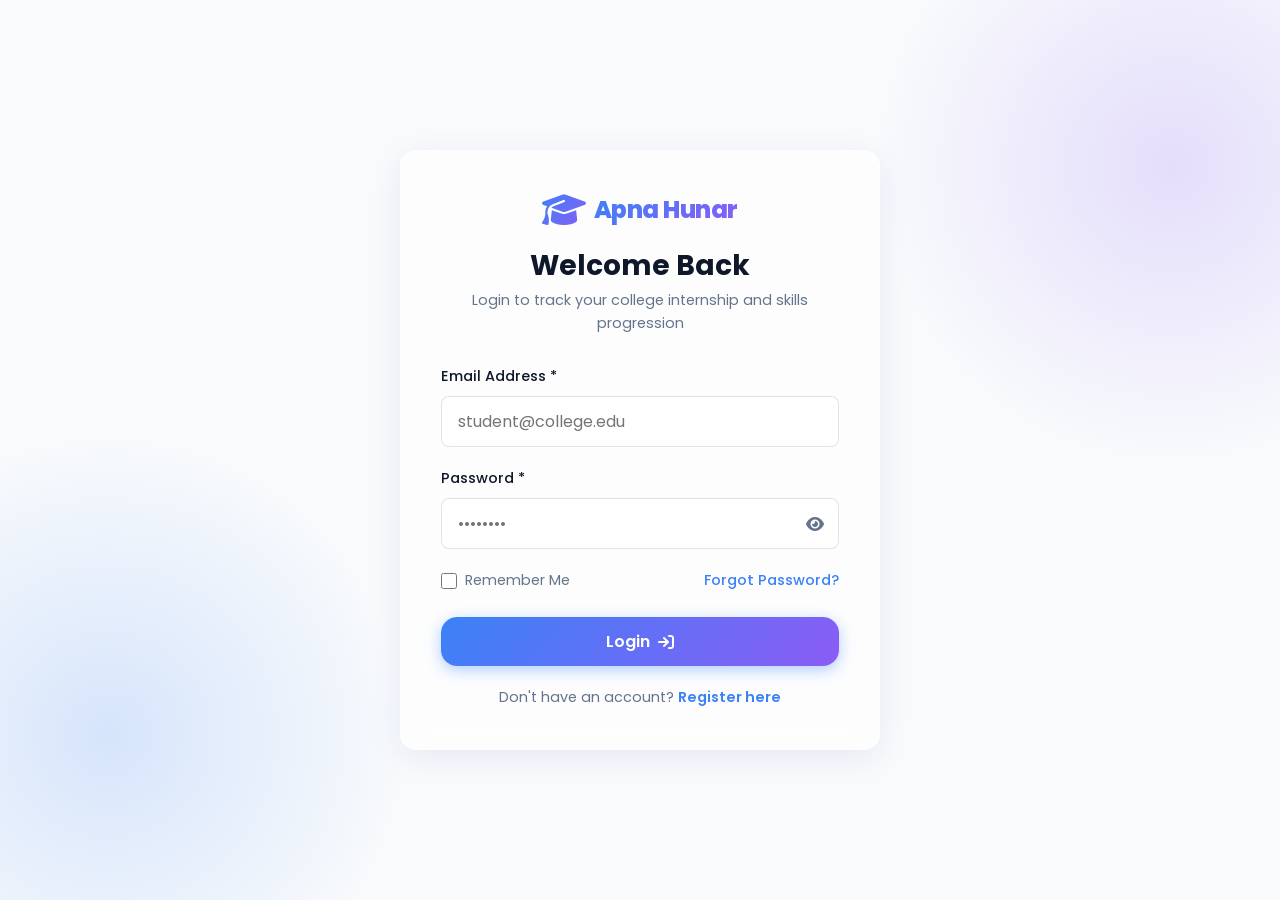
<file: profile.html>
<!DOCTYPE html>
<html lang="en">
<head>
  <meta charset="UTF-8">
  <meta name="viewport" content="width=device-width, initial-scale=1.0">
  <title>Student Profile - Apna Hunar</title>
  
  <!-- Font Awesome CDN -->
  <link rel="stylesheet" href="https://cdnjs.cloudflare.com/ajax/libs/font-awesome/6.4.0/css/all.min.css">
  
  <!-- Stylesheets -->
  <link rel="stylesheet" href="assets/css/style.css">
  <link rel="stylesheet" href="assets/css/dashboard.css">
  <link rel="stylesheet" href="assets/css/responsive.css">
</head>
<body>

  <!-- Loading Animation -->
  <div id="loader-overlay">
    <div class="spinner"></div>
  </div>

  <div class="dashboard-wrapper">
    <!-- Sidebar -->
    <aside class="sidebar">
      <div class="sidebar-brand">
        <a href="index.html" class="logo">
          <i class="fa-solid fa-graduation-cap text-gradient" style="font-size: 1.8rem;"></i>
          <span class="text-gradient">Apna Hunar</span>
        </a>
      </div>
      
      <ul class="sidebar-menu">
        <li class="sidebar-item">
          <a href="dashboard.html"><i class="fa-solid fa-chart-line"></i> Dashboard</a>
        </li>
        <li class="sidebar-item active">
          <a href="profile.html"><i class="fa-solid fa-user-graduate"></i> Profile</a>
        </li>
        <li class="sidebar-item">
          <a href="skills.html"><i class="fa-solid fa-code"></i> Skills</a>
        </li>
        <li class="sidebar-item">
          <a href="certificates.html"><i class="fa-solid fa-award"></i> Certificates</a>
        </li>
        <li class="sidebar-item">
          <a href="internship.html"><i class="fa-solid fa-business-time"></i> Internship</a>
        </li>
        <li class="sidebar-item">
          <a href="analytics.html"><i class="fa-solid fa-chart-pie"></i> Analytics</a>
        </li>
        <li class="sidebar-item">
          <a href="settings.html"><i class="fa-solid fa-gear"></i> Settings</a>
        </li>
      </ul>

      <div class="sidebar-footer">
        <li class="sidebar-item" style="list-style: none;">
          <a href="#" id="sidebar-logout-btn" style="color: var(--color-danger);"><i class="fa-solid fa-arrow-right-from-bracket"></i> Logout</a>
        </li>
      </div>
    </aside>

    <!-- Main Content Panel -->
    <main class="main-content">
      <!-- Top Header -->
      <header class="dashboard-header">
        <div class="header-left" style="display: flex; align-items: center; gap: 15px;">
          <div class="hamburger">
            <span></span>
            <span></span>
            <span></span>
          </div>
          <h2 style="font-size: 1.25rem; font-weight: 700;">My Profile</h2>
        </div>
        
        <div class="header-actions">
          <button class="theme-switch theme-switch-toggle-btn" aria-label="Toggle Theme">
            <i class="fa-solid fa-moon"></i>
          </button>
          
          <div class="header-profile-dropdown">
            <img src="" alt="Student Profile" class="avatar-sm header-profile-avatar">
            <div class="header-profile-info">
              <span class="header-profile-name"></span>
              <span class="header-profile-role"></span>
            </div>
          </div>
        </div>
      </header>

      <!-- Panel Body Content -->
      <div class="dashboard-content">
        <!-- Title Row -->
        <div class="dashboard-title-row">
          <h2 class="dashboard-title text-gradient">Manage Student Profile</h2>
          <p class="dashboard-subtitle">Keep your academic status, branch, and contact information updated.</p>
        </div>

        <!-- Profile Grid -->
        <div class="profile-grid">
          <!-- Left Column: Summary Card -->
          <div class="glass-card profile-sidebar-card">
            <!-- Avatar Edit box -->
            <div class="profile-avatar-wrapper">
              <img src="" alt="User Avatar" class="profile-avatar" id="sidebar-avatar-img">
              <label for="avatar-file-input" class="profile-avatar-overlay">
                <i class="fa-solid fa-camera" style="font-size: 1.5rem; margin-bottom: 5px;"></i>
                <span>Upload Photo</span>
              </label>
              <input type="file" id="avatar-file-input" accept="image/*" style="display: none;">
            </div>

            <h3 class="profile-name" id="sidebar-profile-name"></h3>
            <p class="profile-branch" id="sidebar-profile-branch"></p>
            
            <p class="profile-bio" id="sidebar-profile-bio"></p>

            <div class="profile-quick-details">
              <div class="profile-quick-item">
                <i class="fa-solid fa-envelope"></i>
                <span id="sidebar-profile-email"></span>
              </div>
              <div class="profile-quick-item">
                <i class="fa-solid fa-phone"></i>
                <span id="sidebar-profile-phone"></span>
              </div>
              <div class="profile-quick-item">
                <i class="fa-solid fa-building-columns"></i>
                <span id="sidebar-profile-college"></span>
              </div>
              <div class="profile-quick-item">
                <i class="fa-solid fa-graduation-cap"></i>
                <span id="sidebar-profile-semester"></span>
              </div>
            </div>
          </div>

          <!-- Right Column: Form Card -->
          <div class="glass-card profile-form-card">
            <h3 class="card-title" style="margin-bottom: 25px;"><i class="fa-solid fa-user-pen text-gradient"></i> Edit Profile Details</h3>
            
            <form id="edit-profile-form" novalidate>
              <div class="register-grid">
                <!-- Name -->
                <div class="form-group">
                  <label for="fullName" class="form-label">Full Name *</label>
                  <input type="text" id="fullName" class="form-control" placeholder="John Doe" required>
                  <div class="form-error-msg">Full Name is required</div>
                </div>

                <!-- Email (Readonly for account integrity, can be changed via DB if needed) -->
                <div class="form-group">
                  <label for="email" class="form-label">Email Address (Readonly)</label>
                  <input type="email" id="email" class="form-control" style="opacity: 0.65; cursor: not-allowed;" readonly>
                </div>

                <!-- Mobile -->
                <div class="form-group">
                  <label for="mobile" class="form-label">Mobile Number *</label>
                  <input type="tel" id="mobile" class="form-control" placeholder="9876543210" required>
                  <div class="form-error-msg">Enter a valid 10-digit number</div>
                </div>

                <!-- College Name -->
                <div class="form-group">
                  <label for="college" class="form-label">College Name *</label>
                  <input type="text" id="college" class="form-control" placeholder="University of Technology" required>
                  <div class="form-error-msg">College Name is required</div>
                </div>

                <!-- Branch -->
                <div class="form-group">
                  <label for="branch" class="form-label">Branch/Specialization *</label>
                  <input type="text" id="branch" class="form-control" placeholder="Computer Science Engineering" required>
                  <div class="form-error-msg">Branch is required</div>
                </div>

                <!-- Semester -->
                <div class="form-group">
                  <label for="semester" class="form-label">Semester *</label>
                  <select id="semester" class="form-control" required>
                    <option value="" disabled>Select Semester</option>
                    <option value="1st Semester">1st Semester</option>
                    <option value="2nd Semester">2nd Semester</option>
                    <option value="3rd Semester">3rd Semester</option>
                    <option value="4th Semester">4th Semester</option>
                    <option value="5th Semester">5th Semester</option>
                    <option value="6th Semester">6th Semester</option>
                    <option value="7th Semester">7th Semester</option>
                    <option value="8th Semester">8th Semester</option>
                  </select>
                  <div class="form-error-msg">Semester selection is required</div>
                </div>
              </div>

              <!-- About Me / Bio -->
              <div class="form-group" style="margin-top: 10px;">
                <label for="aboutMe" class="form-label">About Me (Bio)</label>
                <textarea id="aboutMe" class="form-control" style="resize: none; height: 110px;" placeholder="Tell us about yourself, research areas, or career goals..."></textarea>
              </div>

              <!-- Buttons -->
              <div style="display: flex; gap: 15px; margin-top: 25px;">
                <button type="submit" class="btn btn-primary">Save Changes <i class="fa-solid fa-floppy-disk"></i></button>
                <button type="button" class="btn btn-secondary" id="reset-profile-btn">Reset Fields</button>
              </div>
            </form>
          </div>
        </div>
      </div>
    </main>
  </div>

  <!-- Scripts -->
  <script src="assets/js/storage.js"></script>
  <script src="assets/js/validation.js"></script>
  <script src="assets/js/app.js"></script>

  <script>
    document.addEventListener('DOMContentLoaded', () => {
      const user = getCurrentUser();
      if (!user) return;

      const profileForm = document.getElementById('edit-profile-form');
      const avatarInput = document.getElementById('avatar-file-input');

      // Initialize fields on load
      populateProfileFields(user);
      initLiveValidation(profileForm);

      // 1. Sidebar logout action
      document.getElementById('sidebar-logout-btn').addEventListener('click', (e) => {
        e.preventDefault();
        showConfirmModal('Logout Session', 'Are you sure you want to logout from Apna Hunar?', () => {
          logout();
        });
      });

      // 2. Avatar upload handler
      avatarInput.addEventListener('change', (e) => {
        const file = e.target.files[0];
        if (!file) return;

        // Verify image type
        if (!file.type.startsWith('image/')) {
          showToast('Invalid file format. Please upload an image file.', 'danger');
          return;
        }

        // Limit user avatar file size to 400KB to fit LocalStorage limits safely
        if (file.size > 400 * 1024) {
          showToast('Image size too large. Please select a photo smaller than 400KB.', 'danger');
          return;
        }

        const reader = new FileReader();
        reader.onload = (event) => {
          const base64Data = event.target.result;
          
          // Save and Update avatar in DB
          user.avatar = base64Data;
          saveCurrentUser(user);
          addActivity('Uploaded a new profile picture');
          
          // Re-render UI elements
          document.getElementById('sidebar-avatar-img').src = base64Data;
          document.querySelector('.header-profile-avatar').src = base64Data;
          showToast('Profile photo updated successfully!', 'success');
        };
        reader.readAsDataURL(file);
      });

      // 3. Form submission
      profileForm.addEventListener('submit', (e) => {
        e.preventDefault();
        
        const isValid = validateFormOnSubmit(profileForm);
        if (!isValid) {
          showToast('Please resolve validation errors on the form.', 'warning');
          return;
        }

        // Gather edits
        user.fullName = document.getElementById('fullName').value.trim();
        user.mobile = document.getElementById('mobile').value.trim();
        user.college = document.getElementById('college').value.trim();
        user.branch = document.getElementById('branch').value.trim();
        user.semester = document.getElementById('semester').value;
        user.aboutMe = document.getElementById('aboutMe').value.trim();

        // Update DB
        saveCurrentUser(user);
        addActivity('Updated profile card information');

        // Re-populate and display toast
        populateProfileFields(user);
        loadHeaderUserInfo(); // Sync dashboard header info
        showToast('Profile details updated successfully!', 'success');
      });

      // 4. Reset Button Action
      document.getElementById('reset-profile-btn').addEventListener('click', () => {
        populateProfileFields(user);
        showToast('Form fields reset to current values.', 'info');
      });
    });

    /**
     * Map active student variables to inputs and sidebar details
     */
    function populateProfileFields(user) {
      // Sidebar card
      document.getElementById('sidebar-avatar-img').src = user.avatar || getDefaultAvatarSVG(user.fullName);
      document.getElementById('sidebar-profile-name').textContent = user.fullName;
      document.getElementById('sidebar-profile-branch').textContent = user.branch ? `${user.branch} | ${user.semester}` : 'Student';
      document.getElementById('sidebar-profile-bio').textContent = user.aboutMe || '';
      document.getElementById('sidebar-profile-email').textContent = user.email;
      document.getElementById('sidebar-profile-phone').textContent = user.mobile || 'Not Configured';
      document.getElementById('sidebar-profile-college').textContent = user.college || 'Not Configured';
      document.getElementById('sidebar-profile-semester').textContent = user.semester || 'Not Configured';

      // Edit Form inputs
      document.getElementById('fullName').value = user.fullName;
      document.getElementById('email').value = user.email;
      document.getElementById('mobile').value = user.mobile || '';
      document.getElementById('college').value = user.college || '';
      document.getElementById('branch').value = user.branch || '';
      document.getElementById('semester').value = user.semester || '';
      document.getElementById('aboutMe').value = user.aboutMe || '';
    }
  </script>
</body>
</html>
</file>
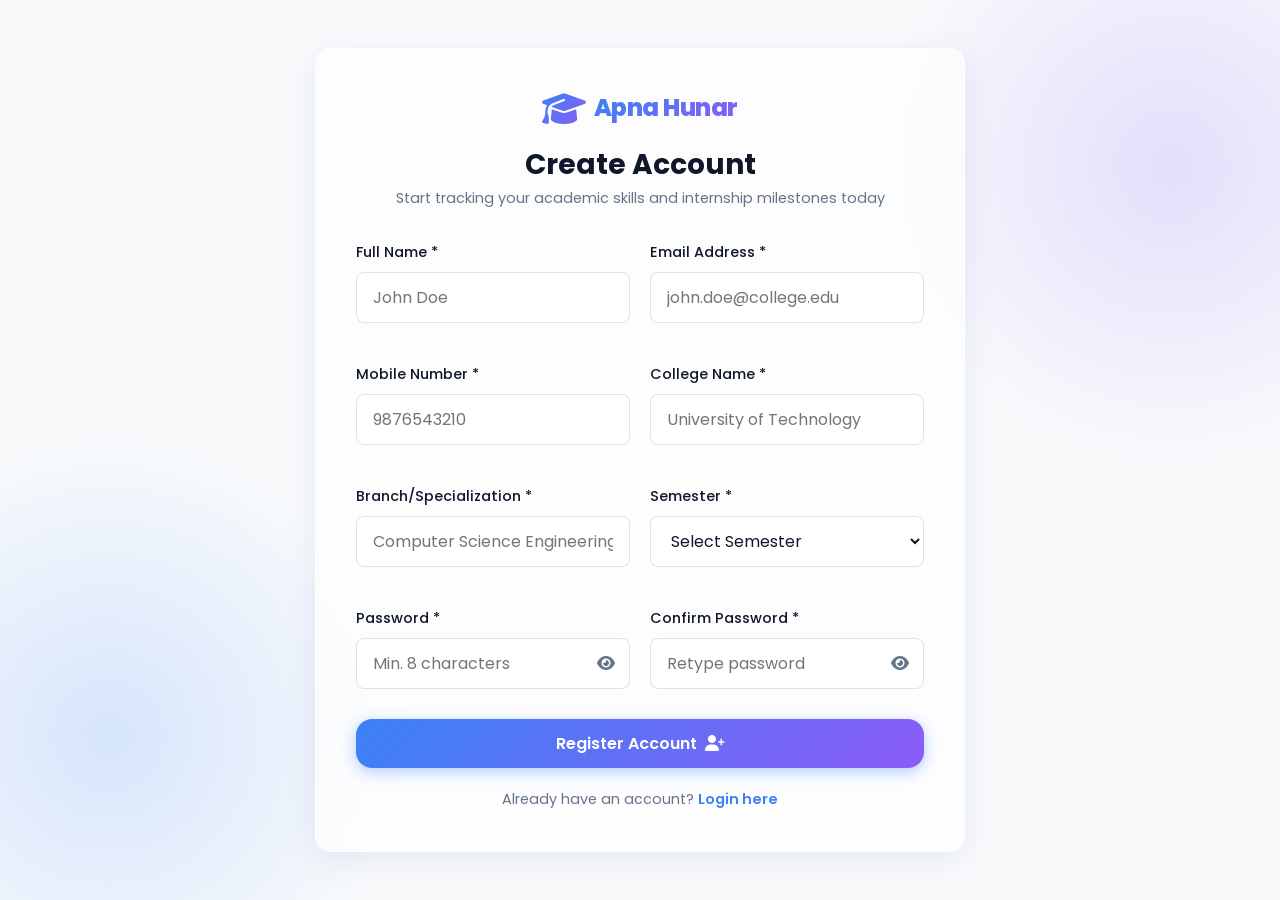
<file: register.html>
<!DOCTYPE html>
<html lang="en">
<head>
  <meta charset="UTF-8">
  <meta name="viewport" content="width=device-width, initial-scale=1.0">
  <title>Register - Apna Hunar</title>
  
  <!-- Font Awesome CDN -->
  <link rel="stylesheet" href="https://cdnjs.cloudflare.com/ajax/libs/font-awesome/6.4.0/css/all.min.css">
  
  <!-- Stylesheets -->
  <link rel="stylesheet" href="assets/css/style.css">
  <link rel="stylesheet" href="assets/css/responsive.css">
</head>
<body>

  <!-- Loading Animation -->
  <div id="loader-overlay">
    <div class="spinner"></div>
  </div>

  <div class="auth-page">
    <div class="glass-card auth-card auth-register-card">
      <div class="auth-header">
        <div class="logo">
          <i class="fa-solid fa-graduation-cap text-gradient" style="font-size: 2.2rem;"></i>
          <span class="text-gradient">Apna Hunar</span>
        </div>
        <h2>Create Account</h2>
        <p>Start tracking your academic skills and internship milestones today</p>
      </div>

      <form id="register-form" novalidate>
        <div class="register-grid">
          <!-- Full Name -->
          <div class="form-group">
            <label for="fullName" class="form-label">Full Name *</label>
            <input type="text" id="fullName" class="form-control" placeholder="John Doe" required>
            <div class="form-error-msg">Full Name is required</div>
          </div>

          <!-- Email -->
          <div class="form-group">
            <label for="email" class="form-label">Email Address *</label>
            <input type="email" id="email" class="form-control" placeholder="john.doe@college.edu" required>
            <div class="form-error-msg">Please enter a valid email address</div>
          </div>

          <!-- Mobile Number -->
          <div class="form-group">
            <label for="mobile" class="form-label">Mobile Number *</label>
            <input type="tel" id="mobile" class="form-control" placeholder="9876543210" required>
            <div class="form-error-msg">Please enter a valid 10-digit number</div>
          </div>

          <!-- College Name -->
          <div class="form-group">
            <label for="college" class="form-label">College Name *</label>
            <input type="text" id="college" class="form-control" placeholder="University of Technology" required>
            <div class="form-error-msg">College Name is required</div>
          </div>

          <!-- Branch -->
          <div class="form-group">
            <label for="branch" class="form-label">Branch/Specialization *</label>
            <input type="text" id="branch" class="form-control" placeholder="Computer Science Engineering" required>
            <div class="form-error-msg">Branch is required</div>
          </div>

          <!-- Semester -->
          <div class="form-group">
            <label for="semester" class="form-label">Semester *</label>
            <select id="semester" class="form-control" required>
              <option value="" disabled selected>Select Semester</option>
              <option value="1st Semester">1st Semester</option>
              <option value="2nd Semester">2nd Semester</option>
              <option value="3rd Semester">3rd Semester</option>
              <option value="4th Semester">4th Semester</option>
              <option value="5th Semester">5th Semester</option>
              <option value="6th Semester">6th Semester</option>
              <option value="7th Semester">7th Semester</option>
              <option value="8th Semester">8th Semester</option>
            </select>
            <div class="form-error-msg">Semester selection is required</div>
          </div>

          <!-- Password -->
          <div class="form-group">
            <label for="password" class="form-label">Password *</label>
            <div class="form-control-icon-wrapper">
              <input type="password" id="password" class="form-control" placeholder="Min. 8 characters" required>
              <i class="fa-solid fa-eye form-icon-btn toggle-password-visibility" data-target="password"></i>
            </div>
            <div class="form-error-msg">Password must be at least 8 characters long</div>
          </div>

          <!-- Confirm Password -->
          <div class="form-group">
            <label for="confirmPassword" class="form-label">Confirm Password *</label>
            <div class="form-control-icon-wrapper">
              <input type="password" id="confirmPassword" class="form-control" placeholder="Retype password" required>
              <i class="fa-solid fa-eye form-icon-btn toggle-password-visibility" data-target="confirmPassword"></i>
            </div>
            <div class="form-error-msg">Passwords do not match</div>
          </div>
        </div>

        <!-- Submit Button -->
        <button type="submit" class="btn btn-primary auth-submit-btn" style="margin-top: 10px;">
          Register Account <i class="fa-solid fa-user-plus"></i>
        </button>
      </form>

      <!-- Auth Card Footer -->
      <div class="auth-footer">
        Already have an account? <a href="login.html">Login here</a>
      </div>
    </div>
  </div>

  <!-- Scripts -->
  <script src="assets/js/storage.js"></script>
  <script src="assets/js/validation.js"></script>
  <script src="assets/js/app.js"></script>

  <script>
    document.addEventListener('DOMContentLoaded', () => {
      const registerForm = document.getElementById('register-form');
      const togglePasswordIcons = document.querySelectorAll('.toggle-password-visibility');

      // 1. Initialize live validation
      initLiveValidation(registerForm);

      // 2. Setup Password visibility toggle icons
      togglePasswordIcons.forEach(toggle => {
        toggle.addEventListener('click', () => {
          const passwordInput = document.getElementById(toggle.getAttribute('data-target'));
          if (passwordInput.type === 'password') {
            passwordInput.type = 'text';
            toggle.classList.replace('fa-eye', 'fa-eye-slash');
          } else {
            passwordInput.type = 'password';
            toggle.classList.replace('fa-eye-slash', 'fa-eye');
          }
        });
      });

      // 3. Form Submit Handler
      registerForm.addEventListener('submit', (e) => {
        e.preventDefault();

        // Perform validation
        const isValid = validateFormOnSubmit(registerForm);
        if (!isValid) {
          showToast('Please correct validation errors on the form.', 'warning');
          return;
        }

        const fullName = document.getElementById('fullName').value.trim();
        const email = document.getElementById('email').value.trim();
        const mobile = document.getElementById('mobile').value.trim();
        const college = document.getElementById('college').value.trim();
        const branch = document.getElementById('branch').value.trim();
        const semester = document.getElementById('semester').value;
        const password = document.getElementById('password').value;

        // Perform registration
        const isRegistered = registerUser({
          fullName,
          email,
          mobile,
          college,
          branch,
          semester,
          password
        });

        if (isRegistered) {
          showToast('Registration successful! Redirecting to login...', 'success');
          setTimeout(() => {
            window.location.href = 'login.html';
          }, 1500);
        } else {
          showToast('This email is already registered. Please login or use a different email.', 'danger');
          showInputError(document.getElementById('email'), 'Email address already exists');
        }
      });
    });
  </script>
</body>
</html>
</file>
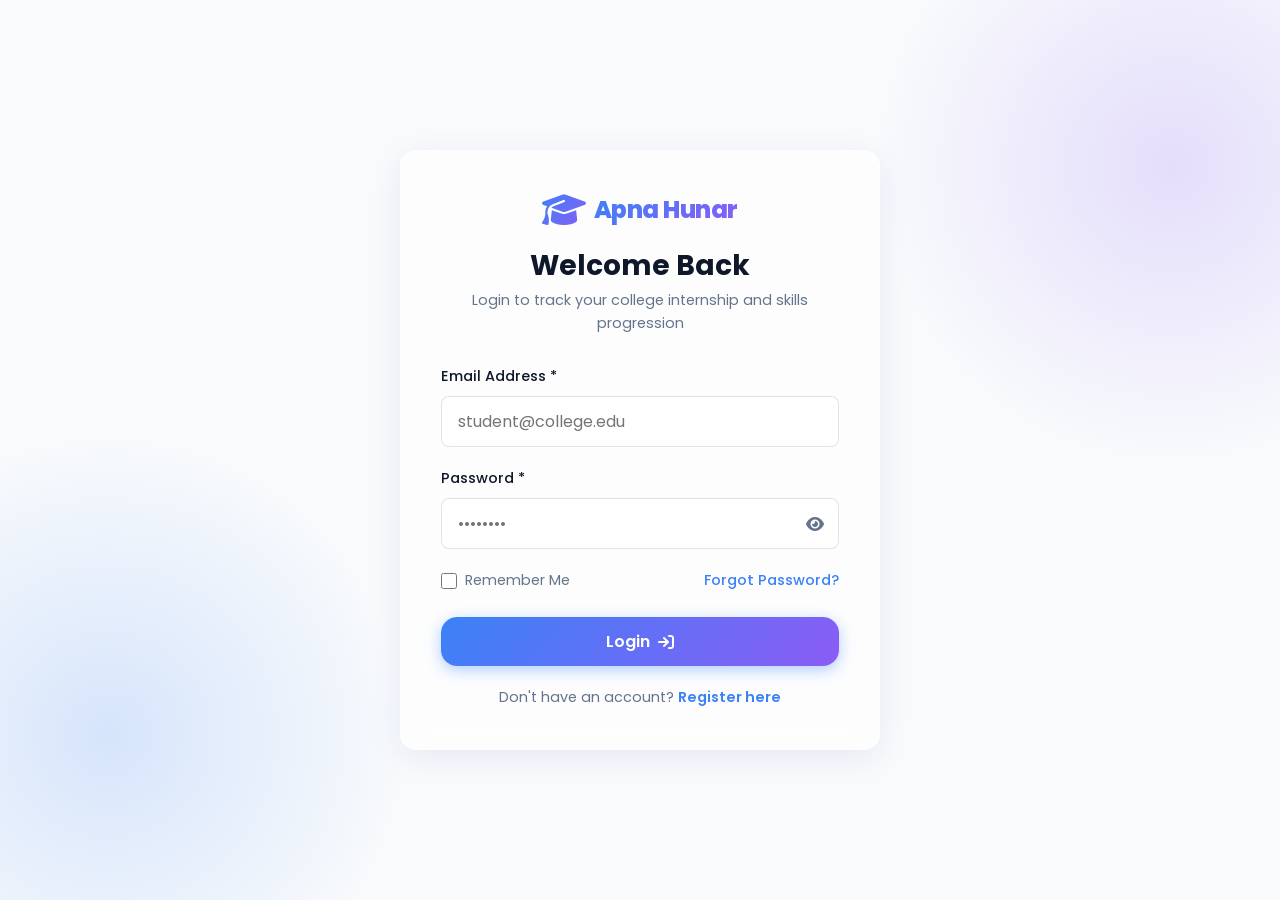
<file: settings.html>
<!DOCTYPE html>
<html lang="en">
<head>
  <meta charset="UTF-8">
  <meta name="viewport" content="width=device-width, initial-scale=1.0">
  <title>Settings - Apna Hunar</title>
  
  <!-- Font Awesome CDN -->
  <link rel="stylesheet" href="https://cdnjs.cloudflare.com/ajax/libs/font-awesome/6.4.0/css/all.min.css">
  
  <!-- Stylesheets -->
  <link rel="stylesheet" href="assets/css/style.css">
  <link rel="stylesheet" href="assets/css/dashboard.css">
  <link rel="stylesheet" href="assets/css/responsive.css">
</head>
<body>

  <!-- Loading Animation -->
  <div id="loader-overlay">
    <div class="spinner"></div>
  </div>

  <div class="dashboard-wrapper">
    <!-- Sidebar -->
    <aside class="sidebar">
      <div class="sidebar-brand">
        <a href="index.html" class="logo">
          <i class="fa-solid fa-graduation-cap text-gradient" style="font-size: 1.8rem;"></i>
          <span class="text-gradient">Apna Hunar</span>
        </a>
      </div>
      
      <ul class="sidebar-menu">
        <li class="sidebar-item">
          <a href="dashboard.html"><i class="fa-solid fa-chart-line"></i> Dashboard</a>
        </li>
        <li class="sidebar-item">
          <a href="profile.html"><i class="fa-solid fa-user-graduate"></i> Profile</a>
        </li>
        <li class="sidebar-item">
          <a href="skills.html"><i class="fa-solid fa-code"></i> Skills</a>
        </li>
        <li class="sidebar-item">
          <a href="certificates.html"><i class="fa-solid fa-award"></i> Certificates</a>
        </li>
        <li class="sidebar-item">
          <a href="internship.html"><i class="fa-solid fa-business-time"></i> Internship</a>
        </li>
        <li class="sidebar-item">
          <a href="analytics.html"><i class="fa-solid fa-chart-pie"></i> Analytics</a>
        </li>
        <li class="sidebar-item active">
          <a href="settings.html"><i class="fa-solid fa-gear"></i> Settings</a>
        </li>
      </ul>

      <div class="sidebar-footer">
        <li class="sidebar-item" style="list-style: none;">
          <a href="#" id="sidebar-logout-btn" style="color: var(--color-danger);"><i class="fa-solid fa-arrow-right-from-bracket"></i> Logout</a>
        </li>
      </div>
    </aside>

    <!-- Main Content Panel -->
    <main class="main-content">
      <!-- Top Header -->
      <header class="dashboard-header">
        <div class="header-left" style="display: flex; align-items: center; gap: 15px;">
          <div class="hamburger">
            <span></span>
            <span></span>
            <span></span>
          </div>
          <h2 style="font-size: 1.25rem; font-weight: 700;">Account Settings</h2>
        </div>
        
        <div class="header-actions">
          <button class="theme-switch theme-switch-toggle-btn" aria-label="Toggle Theme">
            <i class="fa-solid fa-moon"></i>
          </button>
          
          <div class="header-profile-dropdown">
            <img src="" alt="Student Profile" class="avatar-sm header-profile-avatar">
            <div class="header-profile-info">
              <span class="header-profile-name"></span>
              <span class="header-profile-role"></span>
            </div>
          </div>
        </div>
      </header>

      <!-- Panel Body Content -->
      <div class="dashboard-content">
        <!-- Title Row -->
        <div class="dashboard-title-row">
          <h2 class="dashboard-title text-gradient">Preferences & Tools</h2>
          <p class="dashboard-subtitle">Configure application layouts, profiles shortcuts, and clean cache datastores.</p>
        </div>

        <!-- Settings List -->
        <div class="settings-list">
          <!-- Item 1: Theme selector -->
          <div class="glass-card settings-item">
            <div class="settings-item-header">
              <i class="fa-solid fa-circle-half-stroke"></i>
              <h3>Display Themes</h3>
            </div>
            <p style="color: var(--text-secondary); font-size: 0.9rem; margin-bottom: 20px;">
              Select your interface color preset. Choosing Dark mode reduces eye strain during night hours.
            </p>
            <div class="theme-options-row">
              <button class="theme-option-btn" id="btn-theme-light" data-theme="light">
                <i class="fa-regular fa-sun" style="margin-right: 8px;"></i> Light Theme
              </button>
              <button class="theme-option-btn" id="btn-theme-dark" data-theme="dark">
                <i class="fa-regular fa-moon" style="margin-right: 8px;"></i> Dark Theme
              </button>
            </div>
          </div>

          <!-- Item 2: Profile Update shortcut -->
          <div class="glass-card settings-item">
            <div class="settings-item-header">
              <i class="fa-solid fa-user-gear"></i>
              <h3>Academic Profile Details</h3>
            </div>
            <p style="color: var(--text-secondary); font-size: 0.9rem; margin-bottom: 20px;">
              Your bio, college branch status, initials avatar, and smartphone contact details.
            </p>
            <button class="btn btn-secondary" onclick="window.location.href='profile.html'">
              Edit Profile <i class="fa-solid fa-user-pen"></i>
            </button>
          </div>

          <!-- Item 3: Reset and logout utilities -->
          <div class="glass-card settings-item" style="border: 1px dashed rgba(239, 68, 68, 0.45);">
            <div class="settings-item-header" style="color: var(--color-danger);">
              <i class="fa-solid fa-triangle-exclamation"></i>
              <h3 style="color: var(--color-danger);">Danger Zone</h3>
            </div>
            <p style="color: var(--text-secondary); font-size: 0.9rem; margin-bottom: 20px;">
              Destructive actions. Resetting clears all skills logs, certificate images, and timelines from LocalStorage.
            </p>
            <div style="display: flex; gap: 15px; flex-wrap: wrap;">
              <button class="btn btn-secondary" id="settings-logout-btn">
                Logout Session <i class="fa-solid fa-arrow-right-from-bracket"></i>
              </button>
              <button class="btn btn-danger" id="settings-reset-btn">
                Reset All Application Data <i class="fa-solid fa-trash-can"></i>
              </button>
            </div>
          </div>
        </div>
      </div>
    </main>
  </div>

  <!-- Scripts -->
  <script src="assets/js/storage.js"></script>
  <script src="assets/js/validation.js"></script>
  <script src="assets/js/app.js"></script>

  <script>
    document.addEventListener('DOMContentLoaded', () => {
      const user = getCurrentUser();
      if (!user) return;

      const lightBtn = document.getElementById('btn-theme-light');
      const darkBtn = document.getElementById('btn-theme-dark');

      // Highlight active theme option initially
      syncThemeButtons();

      // Listen for custom theme updates to keep settings page synced
      document.addEventListener('themechanged', () => {
        syncThemeButtons();
      });

      // 1. Sidebar logout action
      document.getElementById('sidebar-logout-btn').addEventListener('click', (e) => {
        e.preventDefault();
        showConfirmModal('Logout Session', 'Are you sure you want to logout from Apna Hunar?', () => {
          logout();
        });
      });

      // 2. Light Theme click
      lightBtn.addEventListener('click', () => {
        setThemeOption('light');
      });

      // 3. Dark Theme click
      darkBtn.addEventListener('click', () => {
        setThemeOption('dark');
      });

      // 4. Logout action
      document.getElementById('settings-logout-btn').addEventListener('click', () => {
        showConfirmModal('Logout Session', 'Are you sure you want to logout from Apna Hunar?', () => {
          logout();
        });
      });

      // 5. Reset action (Purges LocalStorage Cache)
      document.getElementById('settings-reset-btn').addEventListener('click', () => {
        showConfirmModal(
          'Delete Application Database',
          'This action is irreversible. All user accounts, certificates, internships, and skill progress logs will be permanently deleted.',
          () => {
            resetAllData();
          }
        );
      });

      /**
       * Highlight corresponding settings button
       */
      function syncThemeButtons() {
        const isDark = document.body.classList.contains('dark-theme');
        if (isDark) {
          darkBtn.classList.add('active');
          lightBtn.classList.remove('active');
        } else {
          lightBtn.classList.add('active');
          darkBtn.classList.remove('active');
        }
      }

      /**
       * Invert preference and update localStorage
       */
      function setThemeOption(themeName) {
        user.settings.theme = themeName;
        saveCurrentUser(user);
        addActivity(`Switched app theme to ${themeName}`);

        // Call global function in app.js
        applyTheme(themeName);
        syncThemeButtons();
        showToast(`Theme updated to ${themeName}!`, 'success');

        // Fire custom event
        const themeEvent = new CustomEvent('themechanged', { detail: { theme: themeName } });
        document.dispatchEvent(themeEvent);
      }
    });
  </script>
</body>
</html>
</file>
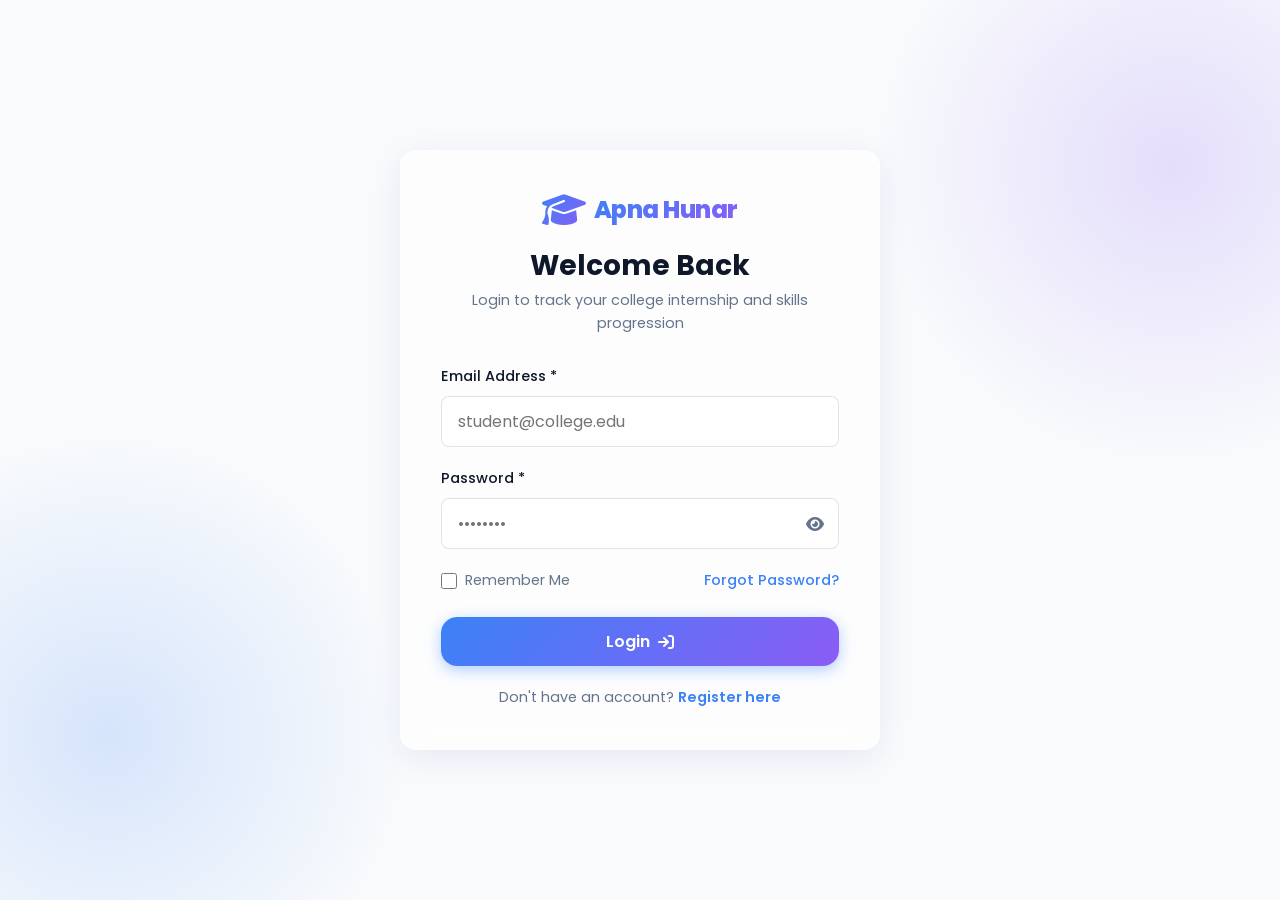
<file: skills.html>
<!DOCTYPE html>
<html lang="en">
<head>
  <meta charset="UTF-8">
  <meta name="viewport" content="width=device-width, initial-scale=1.0">
  <title>Manage Skills - Apna Hunar</title>
  
  <!-- Font Awesome CDN -->
  <link rel="stylesheet" href="https://cdnjs.cloudflare.com/ajax/libs/font-awesome/6.4.0/css/all.min.css">
  
  <!-- Stylesheets -->
  <link rel="stylesheet" href="assets/css/style.css">
  <link rel="stylesheet" href="assets/css/dashboard.css">
  <link rel="stylesheet" href="assets/css/responsive.css">
</head>
<body>

  <!-- Loading Animation -->
  <div id="loader-overlay">
    <div class="spinner"></div>
  </div>

  <div class="dashboard-wrapper">
    <!-- Sidebar -->
    <aside class="sidebar">
      <div class="sidebar-brand">
        <a href="index.html" class="logo">
          <i class="fa-solid fa-graduation-cap text-gradient" style="font-size: 1.8rem;"></i>
          <span class="text-gradient">Apna Hunar</span>
        </a>
      </div>
      
      <ul class="sidebar-menu">
        <li class="sidebar-item">
          <a href="dashboard.html"><i class="fa-solid fa-chart-line"></i> Dashboard</a>
        </li>
        <li class="sidebar-item">
          <a href="profile.html"><i class="fa-solid fa-user-graduate"></i> Profile</a>
        </li>
        <li class="sidebar-item active">
          <a href="skills.html"><i class="fa-solid fa-code"></i> Skills</a>
        </li>
        <li class="sidebar-item">
          <a href="certificates.html"><i class="fa-solid fa-award"></i> Certificates</a>
        </li>
        <li class="sidebar-item">
          <a href="internship.html"><i class="fa-solid fa-business-time"></i> Internship</a>
        </li>
        <li class="sidebar-item">
          <a href="analytics.html"><i class="fa-solid fa-chart-pie"></i> Analytics</a>
        </li>
        <li class="sidebar-item">
          <a href="settings.html"><i class="fa-solid fa-gear"></i> Settings</a>
        </li>
      </ul>

      <div class="sidebar-footer">
        <li class="sidebar-item" style="list-style: none;">
          <a href="#" id="sidebar-logout-btn" style="color: var(--color-danger);"><i class="fa-solid fa-arrow-right-from-bracket"></i> Logout</a>
        </li>
      </div>
    </aside>

    <!-- Main Content Panel -->
    <main class="main-content">
      <!-- Top Header -->
      <header class="dashboard-header">
        <div class="header-left" style="display: flex; align-items: center; gap: 15px;">
          <div class="hamburger">
            <span></span>
            <span></span>
            <span></span>
          </div>
          <h2 style="font-size: 1.25rem; font-weight: 700;">My Skills</h2>
        </div>
        
        <div class="header-actions">
          <button class="theme-switch theme-switch-toggle-btn" aria-label="Toggle Theme">
            <i class="fa-solid fa-moon"></i>
          </button>
          
          <div class="header-profile-dropdown">
            <img src="" alt="Student Profile" class="avatar-sm header-profile-avatar">
            <div class="header-profile-info">
              <span class="header-profile-name"></span>
              <span class="header-profile-role"></span>
            </div>
          </div>
        </div>
      </header>

      <!-- Panel Body Content -->
      <div class="dashboard-content">
        <!-- Title Row -->
        <div class="dashboard-title-row">
          <h2 class="dashboard-title text-gradient">Manage Skills Inventory</h2>
          <p class="dashboard-subtitle">Log, filter, search, and update your academic/professional capabilities.</p>
        </div>

        <!-- Controls row: Search & Add -->
        <div class="skills-controls-row">
          <div class="header-search" style="display: flex; width: 320px;">
            <i class="fa-solid fa-magnifying-glass"></i>
            <input type="text" id="skills-search-input" placeholder="Search skill by name...">
          </div>

          <button class="btn btn-primary" id="open-add-skill-modal-btn">
            Add Skill <i class="fa-solid fa-circle-plus"></i>
          </button>
        </div>

        <!-- Filter tabs bar -->
        <div style="margin-bottom: 25px; overflow-x: auto; width: 100%;">
          <ul class="skills-filter-tabs" id="skills-category-tabs">
            <li class="filter-tab active" data-category="All">All</li>
            <li class="filter-tab" data-category="Programming">Programming</li>
            <li class="filter-tab" data-category="Web Development">Web Development</li>
            <li class="filter-tab" data-category="Data Science">Data Science</li>
            <li class="filter-tab" data-category="AI/ML">AI/ML</li>
            <li class="filter-tab" data-category="Database">Database</li>
            <li class="filter-tab" data-category="Cloud">Cloud</li>
            <li class="filter-tab" data-category="Soft Skills">Soft Skills</li>
            <li class="filter-tab" data-category="Others">Others</li>
          </ul>
        </div>

        <!-- Skills Cards list -->
        <div class="skills-grid" id="skills-cards-container">
          <!-- Javascript will inject items here -->
        </div>
      </div>
    </main>
  </div>

  <!-- Add/Edit Skill Modal overlay -->
  <div class="modal-overlay" id="skill-modal">
    <div class="modal-container glass-card">
      <div class="modal-header">
        <h3 class="modal-title" id="skill-modal-title">Add Skill</h3>
        <i class="fa-solid fa-xmark modal-close" id="close-skill-modal-btn"></i>
      </div>
      
      <form id="skill-modal-form" novalidate>
        <input type="hidden" id="edit-skill-id">
        
        <!-- Skill Name -->
        <div class="form-group">
          <label for="skill-name" class="form-label">Skill Name *</label>
          <input type="text" id="skill-name" class="form-control" placeholder="e.g. JavaScript, Python" required>
          <div class="form-error-msg">Skill name is required</div>
        </div>

        <!-- Category -->
        <div class="form-group">
          <label for="skill-category" class="form-label">Category *</label>
          <select id="skill-category" class="form-control" required>
            <option value="" disabled selected>Select Category</option>
            <option value="Programming">Programming</option>
            <option value="Web Development">Web Development</option>
            <option value="Data Science">Data Science</option>
            <option value="AI/ML">AI/ML</option>
            <option value="Database">Database</option>
            <option value="Cloud">Cloud</option>
            <option value="Soft Skills">Soft Skills</option>
            <option value="Others">Others</option>
          </select>
          <div class="form-error-msg">Please select a category</div>
        </div>

        <!-- Level -->
        <div class="form-group">
          <label for="skill-level" class="form-label">Proficiency Level *</label>
          <select id="skill-level" class="form-control" required>
            <option value="" disabled selected>Select Level</option>
            <option value="Beginner">Beginner</option>
            <option value="Intermediate">Intermediate</option>
            <option value="Advanced">Advanced</option>
          </select>
          <div class="form-error-msg">Please select your proficiency level</div>
        </div>

        <!-- Submit Buttons -->
        <div style="display: flex; gap: 10px; margin-top: 25px;">
          <button type="submit" class="btn btn-primary" style="flex-grow: 1;" id="skill-form-submit-btn">Save Skill</button>
          <button type="button" class="btn btn-secondary" id="cancel-skill-modal-btn">Cancel</button>
        </div>
      </form>
    </div>
  </div>

  <!-- Scripts -->
  <script src="assets/js/storage.js"></script>
  <script src="assets/js/validation.js"></script>
  <script src="assets/js/app.js"></script>

  <script>
    document.addEventListener('DOMContentLoaded', () => {
      const user = getCurrentUser();
      if (!user) return;

      const modal = document.getElementById('skill-modal');
      const modalForm = document.getElementById('skill-modal-form');
      const addBtn = document.getElementById('open-add-skill-modal-btn');
      const closeBtn = document.getElementById('close-skill-modal-btn');
      const cancelBtn = document.getElementById('cancel-skill-modal-btn');
      const searchInput = document.getElementById('skills-search-input');
      const categoryTabs = document.getElementById('skills-category-tabs');

      let currentCategoryFilter = 'All';

      // Initialize live validation
      initLiveValidation(modalForm);

      // Render all cards initially
      renderSkills(user.skills);

      // 1. Sidebar logout action
      document.getElementById('sidebar-logout-btn').addEventListener('click', (e) => {
        e.preventDefault();
        showConfirmModal('Logout Session', 'Are you sure you want to logout from Apna Hunar?', () => {
          logout();
        });
      });

      // 2. Open Add Modal
      addBtn.addEventListener('click', () => {
        openSkillModal();
      });

      // 3. Close Modal handlers
      const closeModal = () => {
        toggleModal('skill-modal', false);
        modalForm.reset();
        document.getElementById('edit-skill-id').value = '';
        const inputs = modalForm.querySelectorAll('input, select');
        inputs.forEach(input => clearInputError(input));
      };
      closeBtn.addEventListener('click', closeModal);
      cancelBtn.addEventListener('click', closeModal);
      modal.addEventListener('click', (e) => {
        if (e.target === modal) closeModal();
      });

      // 4. Modal Form submission (Add/Edit)
      modalForm.addEventListener('submit', (e) => {
        e.preventDefault();
        
        const isValid = validateFormOnSubmit(modalForm);
        if (!isValid) return;

        const skillId = document.getElementById('edit-skill-id').value;
        const name = document.getElementById('skill-name').value.trim();
        const category = document.getElementById('skill-category').value;
        const level = document.getElementById('skill-level').value;

        if (!user.skills) user.skills = [];

        if (skillId) {
          // EDIT existing skill
          const idx = user.skills.findIndex(s => s.id === skillId);
          if (idx !== -1) {
            user.skills[idx] = { id: skillId, name, category, level };
            addActivity(`Updated skill: ${name} to ${level}`);
            showToast('Skill updated successfully!', 'success');
          }
        } else {
          // ADD new skill
          const newSkill = {
            id: 'sk_' + Date.now() + '_' + Math.random().toString(36).substr(2, 5),
            name,
            category,
            level
          };
          user.skills.push(newSkill);
          addActivity(`Added a new skill: ${name} (${level})`);
          showToast('New skill logged!', 'success');
        }

        saveCurrentUser(user);
        closeModal();
        applyFiltersAndSearch();
      });

      // 5. Category Tabs filtering
      categoryTabs.addEventListener('click', (e) => {
        const tab = e.target.closest('.filter-tab');
        if (!tab) return;
        
        document.querySelectorAll('.filter-tab').forEach(t => t.classList.remove('active'));
        tab.classList.add('active');
        
        currentCategoryFilter = tab.getAttribute('data-category');
        applyFiltersAndSearch();
      });

      // 6. Search filtering (live update on keyup)
      searchInput.addEventListener('input', () => {
        applyFiltersAndSearch();
      });

      // 7. Route Queries check (?search=... or ?action=add)
      const urlParams = new URLSearchParams(window.location.search);
      const querySearch = urlParams.get('search');
      const action = urlParams.get('action');

      if (querySearch) {
        searchInput.value = decodeURIComponent(querySearch);
        applyFiltersAndSearch();
      }
      if (action === 'add') {
        openSkillModal();
      }

      /**
       * Execute filter category + live search together
       */
      function applyFiltersAndSearch() {
        const query = searchInput.value.toLowerCase().trim();
        let filtered = user.skills || [];

        // Category Filter
        if (currentCategoryFilter !== 'All') {
          filtered = filtered.filter(s => s.category === currentCategoryFilter);
        }

        // Search Filter
        if (query) {
          filtered = filtered.filter(s => s.name.toLowerCase().includes(query));
        }

        renderSkills(filtered);
      }

      /**
       * Render Skills Grid UI
       */
      function renderSkills(skillsList) {
        const container = document.getElementById('skills-cards-container');
        container.innerHTML = '';

        if (!skillsList || skillsList.length === 0) {
          container.innerHTML = `
            <div style="grid-column: 1 / -1; text-align: center; padding: 50px 10px; color: var(--text-secondary);" class="glass-card">
              <i class="fa-solid fa-code-merge" style="font-size: 3rem; margin-bottom: 15px; opacity: 0.5;"></i>
              <h3>No Skills Found</h3>
              <p style="font-size: 0.95rem; margin-top: 5px;">We couldn't find any logged skills matching your criteria. Try adding one!</p>
            </div>
          `;
          return;
        }

        skillsList.forEach(skill => {
          const card = document.createElement('div');
          card.className = 'glass-card skill-card';
          
          // Determine percentage fill
          let levelPercent = 33;
          if (skill.level === 'Intermediate') levelPercent = 66;
          if (skill.level === 'Advanced') levelPercent = 100;

          card.innerHTML = `
            <div class="skill-card-header">
              <div class="skill-title-group">
                <h3>${escapeHTML(skill.name)}</h3>
                <span class="skill-category-badge">${skill.category}</span>
              </div>
              <div class="skill-actions">
                <i class="fa-solid fa-pen-to-square skill-action-btn btn-edit" data-id="${skill.id}"></i>
                <i class="fa-solid fa-trash-can skill-action-btn btn-delete" data-id="${skill.id}"></i>
              </div>
            </div>
            
            <div class="skill-level-row">
              <span>Proficiency</span>
              <span>${skill.level}</span>
            </div>
            <div class="skill-level-bar-bg">
              <div class="skill-level-bar-fill" style="width: ${levelPercent}%;"></div>
            </div>
          `;

          // Add Event Listeners for actions
          card.querySelector('.btn-edit').addEventListener('click', () => {
            openSkillModal(skill);
          });

          card.querySelector('.btn-delete').addEventListener('click', () => {
            showConfirmModal('Delete Skill', `Are you sure you want to delete "${skill.name}" from your portfolio?`, () => {
              user.skills = user.skills.filter(s => s.id !== skill.id);
              saveCurrentUser(user);
              addActivity(`Deleted skill: ${skill.name}`);
              showToast(`Deleted skill "${skill.name}"`, 'warning');
              applyFiltersAndSearch();
            });
          });

          container.appendChild(card);
        });
      }

      /**
       * Open the Modal for Adding/Editing
       */
      function openSkillModal(skill = null) {
        if (skill) {
          // Edit Mode
          document.getElementById('skill-modal-title').textContent = 'Edit Skill';
          document.getElementById('edit-skill-id').value = skill.id;
          document.getElementById('skill-name').value = skill.name;
          document.getElementById('skill-category').value = skill.category;
          document.getElementById('skill-level').value = skill.level;
          document.getElementById('skill-form-submit-btn').textContent = 'Update Skill';
        } else {
          // Add Mode
          document.getElementById('skill-modal-title').textContent = 'Add Skill';
          document.getElementById('edit-skill-id').value = '';
          document.getElementById('skill-name').value = '';
          document.getElementById('skill-category').value = '';
          document.getElementById('skill-level').value = '';
          document.getElementById('skill-form-submit-btn').textContent = 'Save Skill';
        }
        toggleModal('skill-modal', true);
      }

      /**
       * Escape inputs to prevent basic XSS
       */
      function escapeHTML(str) {
        return str
          .replace(/&/g, "&amp;")
          .replace(/</g, "&lt;")
          .replace(/>/g, "&gt;")
          .replace(/"/g, "&quot;")
          .replace(/'/g, "&#039;");
      }
    });
  </script>
</body>
</html>
</file>
<file: assets/css/style.css>
@import url('https://fonts.googleapis.com/css2?family=Poppins:wght@300;400;500;600;700;800&display=swap');

:root {
  /* Colors */
  --primary: #3b82f6;
  --primary-light: #60a5fa;
  --secondary: #8b5cf6;
  --secondary-light: #a78bfa;
  --dark-bg: #0f172a;
  --light-bg: #f8fafc;
  --text-dark: #0f172a;
  --text-light: #f8fafc;
  --text-muted-dark: #64748b;
  --text-muted-light: #cbd5e1;
  
  /* Theme defaults (Light Mode) */
  --bg-body: var(--light-bg);
  --bg-card: rgba(255, 255, 255, 0.65);
  --border-card: rgba(255, 255, 255, 0.4);
  --text-primary: var(--text-dark);
  --text-secondary: var(--text-muted-dark);
  --bg-input: rgba(255, 255, 255, 0.8);
  --border-input: rgba(148, 163, 184, 0.3);
  --glass-shadow: 0 8px 32px 0 rgba(31, 38, 135, 0.08);
  --gradient-primary: linear-gradient(135deg, var(--primary) 0%, var(--secondary) 100%);
  --gradient-hover: linear-gradient(135deg, #2563eb 0%, #7c3aed 100%);
  
  /* Shared values */
  --radius-sm: 8px;
  --radius-md: 16px;
  --radius-lg: 24px;
  --radius-round: 50%;
  --transition: all 0.3s cubic-bezier(0.4, 0, 0.2, 1);
  --blur: blur(16px);
  
  /* Validation Colors */
  --color-success: #10b981;
  --color-warning: #f59e0b;
  --color-danger: #ef4444;
  --color-info: #0ea5e9;
}

/* Dark Theme Variables */
body.dark-theme {
  --bg-body: var(--dark-bg);
  --bg-card: rgba(30, 41, 59, 0.45);
  --border-card: rgba(255, 255, 255, 0.08);
  --text-primary: var(--text-light);
  --text-secondary: var(--text-muted-light);
  --bg-input: rgba(15, 23, 42, 0.6);
  --border-input: rgba(255, 255, 255, 0.1);
  --glass-shadow: 0 8px 32px 0 rgba(0, 0, 0, 0.37);
  --gradient-primary: linear-gradient(135deg, #2563eb 0%, #7c3aed 100%);
}

/* Base Styles & Resets */
* {
  margin: 0;
  padding: 0;
  box-sizing: border-box;
  font-family: 'Poppins', sans-serif;
}

html {
  scroll-behavior: smooth;
}

body {
  background: var(--bg-body);
  color: var(--text-primary);
  min-height: 100vh;
  overflow-x: hidden;
  transition: background-color 0.4s ease, color 0.4s ease;
  line-height: 1.6;
}

a {
  text-decoration: none;
  color: inherit;
  transition: var(--transition);
}

button, input, select, textarea {
  font-family: inherit;
  font-size: inherit;
  outline: none;
  border: none;
  background: none;
}

/* Utility Classes */
.container {
  width: 90%;
  max-width: 1200px;
  margin: 0 auto;
  padding: 0 15px;
}

.text-gradient {
  background: var(--gradient-primary);
  -webkit-background-clip: text;
  -webkit-text-fill-color: transparent;
  background-clip: text;
}

.bg-gradient {
  background: var(--gradient-primary);
}

.glass-card {
  background: var(--bg-card);
  backdrop-filter: var(--blur);
  -webkit-backdrop-filter: var(--blur);
  border: 1px solid var(--border-card);
  border-radius: var(--radius-md);
  box-shadow: var(--glass-shadow);
  transition: var(--transition);
}

.glass-card:hover {
  transform: translateY(-5px);
  box-shadow: 0 12px 40px 0 rgba(31, 38, 135, 0.15);
}

body.dark-theme .glass-card:hover {
  box-shadow: 0 12px 40px 0 rgba(0, 0, 0, 0.5);
}

/* Common Components */

/* Buttons */
.btn {
  display: inline-flex;
  align-items: center;
  justify-content: center;
  gap: 8px;
  padding: 12px 28px;
  border-radius: var(--radius-md);
  font-weight: 600;
  cursor: pointer;
  transition: var(--transition);
}

.btn-primary {
  background: var(--gradient-primary);
  color: #fff;
  box-shadow: 0 4px 15px rgba(59, 130, 246, 0.4);
}

.btn-primary:hover {
  background: var(--gradient-hover);
  transform: translateY(-2px);
  box-shadow: 0 6px 20px rgba(59, 130, 246, 0.6);
}

.btn-secondary {
  background: var(--bg-card);
  color: var(--text-primary);
  border: 1px solid var(--border-card);
  backdrop-filter: var(--blur);
}

.btn-secondary:hover {
  background: rgba(255, 255, 255, 0.2);
  transform: translateY(-2px);
}

.btn-danger {
  background: var(--color-danger);
  color: #fff;
  box-shadow: 0 4px 15px rgba(239, 68, 68, 0.4);
}

.btn-danger:hover {
  background: #dc2626;
  transform: translateY(-2px);
  box-shadow: 0 6px 20px rgba(239, 68, 68, 0.6);
}

.btn-sm {
  padding: 8px 16px;
  font-size: 0.85rem;
  border-radius: var(--radius-sm);
}

/* Modals */
.modal-overlay {
  position: fixed;
  top: 0;
  left: 0;
  width: 100%;
  height: 100%;
  background: rgba(15, 23, 42, 0.6);
  backdrop-filter: blur(8px);
  z-index: 1000;
  display: flex;
  align-items: center;
  justify-content: center;
  opacity: 0;
  pointer-events: none;
  transition: opacity 0.3s ease;
}

.modal-overlay.active {
  opacity: 1;
  pointer-events: auto;
}

.modal-container {
  width: 90%;
  max-width: 500px;
  max-height: 85vh;
  overflow-y: auto;
  border-radius: var(--radius-md);
  padding: 30px;
  transform: scale(0.9);
  transition: transform 0.3s cubic-bezier(0.34, 1.56, 0.64, 1);
}

.modal-overlay.active .modal-container {
  transform: scale(1);
}

.modal-header {
  display: flex;
  justify-content: space-between;
  align-items: center;
  margin-bottom: 20px;
}

.modal-title {
  font-size: 1.5rem;
  font-weight: 700;
}

.modal-close {
  font-size: 1.5rem;
  cursor: pointer;
  color: var(--text-secondary);
  transition: var(--transition);
}

.modal-close:hover {
  color: var(--color-danger);
}

/* Toast Notifications */
#toast-container {
  position: fixed;
  top: 20px;
  right: 20px;
  z-index: 9999;
  display: flex;
  flex-direction: column;
  gap: 10px;
}

.toast {
  display: flex;
  align-items: center;
  gap: 12px;
  min-width: 300px;
  max-width: 400px;
  padding: 16px 20px;
  border-radius: var(--radius-md);
  color: #fff;
  font-weight: 500;
  box-shadow: 0 10px 25px rgba(0, 0, 0, 0.2);
  transform: translateX(120%);
  animation: slideIn 0.3s cubic-bezier(0.175, 0.885, 0.32, 1.275) forwards;
}

.toast.toast-success {
  background: linear-gradient(135deg, var(--color-success) 0%, #059669 100%);
}

.toast.toast-danger {
  background: linear-gradient(135deg, var(--color-danger) 0%, #b91c1c 100%);
}

.toast.toast-warning {
  background: linear-gradient(135deg, var(--color-warning) 0%, #d97706 100%);
}

.toast.toast-info {
  background: linear-gradient(135deg, var(--color-info) 0%, #0369a1 100%);
}

.toast.fade-out {
  animation: slideOut 0.3s ease forwards;
}

@keyframes slideIn {
  to { transform: translateX(0); }
}

@keyframes slideOut {
  to { transform: translateX(120%); opacity: 0; }
}

/* Form Styles */
.form-group {
  margin-bottom: 20px;
  position: relative;
}

.form-label {
  display: block;
  font-weight: 500;
  margin-bottom: 8px;
  font-size: 0.9rem;
  color: var(--text-primary);
}

.form-control {
  width: 100%;
  padding: 12px 16px;
  border-radius: var(--radius-sm);
  background: var(--bg-input);
  border: 1px solid var(--border-input);
  color: var(--text-primary);
  transition: var(--transition);
}

.form-control:focus {
  border-color: var(--primary);
  box-shadow: 0 0 0 3px rgba(59, 130, 246, 0.2);
}

.form-control-icon-wrapper {
  position: relative;
}

.form-control-icon-wrapper .form-control {
  padding-right: 45px;
}

.form-icon-btn {
  position: absolute;
  right: 15px;
  top: 50%;
  transform: translateY(-50%);
  cursor: pointer;
  color: var(--text-secondary);
  transition: var(--transition);
}

.form-icon-btn:hover {
  color: var(--primary);
}

.form-error-msg {
  color: var(--color-danger);
  font-size: 0.8rem;
  margin-top: 4px;
  display: none;
}

.form-control.invalid {
  border-color: var(--color-danger);
}

.form-control.invalid ~ .form-error-msg {
  display: block;
}

/* Theme Switcher Toggle */
.theme-switch {
  display: flex;
  align-items: center;
  justify-content: center;
  width: 40px;
  height: 40px;
  border-radius: var(--radius-round);
  background: var(--bg-card);
  border: 1px solid var(--border-card);
  color: var(--text-primary);
  cursor: pointer;
  transition: var(--transition);
}

.theme-switch:hover {
  transform: rotate(45deg) scale(1.1);
  color: var(--primary);
}

/* Spinner / Loader */
#loader-overlay {
  position: fixed;
  top: 0;
  left: 0;
  width: 100%;
  height: 100%;
  background: var(--bg-body);
  z-index: 10000;
  display: flex;
  align-items: center;
  justify-content: center;
  transition: opacity 0.5s ease, visibility 0.5s ease;
}

.spinner {
  width: 50px;
  height: 50px;
  border: 4px solid var(--border-card);
  border-top-color: var(--primary);
  border-radius: 50%;
  animation: spin 1s linear infinite;
}

@keyframes spin {
  to { transform: rotate(360deg); }
}

/* Landing Page Styles */
.navbar {
  position: fixed;
  top: 0;
  left: 0;
  width: 100%;
  z-index: 900;
  padding: 15px 0;
  transition: var(--transition);
}

.navbar.scrolled {
  background: var(--bg-card);
  backdrop-filter: var(--blur);
  -webkit-backdrop-filter: var(--blur);
  border-bottom: 1px solid var(--border-card);
  box-shadow: var(--glass-shadow);
  padding: 10px 0;
}

.navbar .container {
  display: flex;
  justify-content: space-between;
  align-items: center;
}

.logo {
  font-size: 1.5rem;
  font-weight: 800;
  letter-spacing: -0.5px;
  display: flex;
  align-items: center;
  gap: 8px;
}

.nav-links {
  display: flex;
  align-items: center;
  gap: 30px;
  list-style: none;
}

.nav-link {
  font-weight: 500;
  color: var(--text-secondary);
  position: relative;
}

.nav-link:hover, .nav-link.active {
  color: var(--primary);
}

.nav-link::after {
  content: '';
  position: absolute;
  bottom: -4px;
  left: 0;
  width: 0;
  height: 2px;
  background: var(--gradient-primary);
  transition: var(--transition);
}

.nav-link:hover::after, .nav-link.active::after {
  width: 100%;
}

.nav-actions {
  display: flex;
  align-items: center;
  gap: 15px;
}

.hamburger {
  display: none;
  flex-direction: column;
  gap: 5px;
  cursor: pointer;
  z-index: 1001;
}

.hamburger span {
  display: block;
  width: 25px;
  height: 3px;
  background: var(--text-primary);
  border-radius: 3px;
  transition: var(--transition);
}

/* Hero Section */
.hero {
  padding: 160px 0 100px;
  position: relative;
  overflow: hidden;
}

.hero::before {
  content: '';
  position: absolute;
  top: -10%;
  right: -10%;
  width: 500px;
  height: 500px;
  background: radial-gradient(circle, rgba(139, 92, 246, 0.15) 0%, transparent 70%);
  z-index: -1;
}

.hero::after {
  content: '';
  position: absolute;
  bottom: -10%;
  left: -10%;
  width: 500px;
  height: 500px;
  background: radial-gradient(circle, rgba(59, 130, 246, 0.15) 0%, transparent 70%);
  z-index: -1;
}

.hero-grid {
  display: grid;
  grid-template-columns: 1fr 1fr;
  align-items: center;
  gap: 50px;
}

.hero-title {
  font-size: 3.5rem;
  font-weight: 800;
  line-height: 1.2;
  margin-bottom: 20px;
}

.hero-desc {
  font-size: 1.1rem;
  color: var(--text-secondary);
  margin-bottom: 35px;
  max-width: 500px;
}

.hero-buttons {
  display: flex;
  gap: 15px;
}

.hero-image svg {
  width: 100%;
  height: auto;
  max-height: 450px;
  animation: float 6s ease-in-out infinite;
}

@keyframes float {
  0%, 100% { transform: translateY(0); }
  50% { transform: translateY(-15px); }
}

/* Stats Section */
.stats {
  padding: 60px 0;
  margin-top: -30px;
}

.stats-grid {
  display: grid;
  grid-template-columns: repeat(3, 1fr);
  gap: 30px;
}

.stat-card {
  padding: 30px;
  text-align: center;
}

.stat-number {
  font-size: 3rem;
  font-weight: 800;
  margin-bottom: 5px;
}

.stat-label {
  font-size: 1rem;
  color: var(--text-secondary);
  font-weight: 500;
}

/* Features Section */
.features {
  padding: 100px 0;
  position: relative;
}

.section-header {
  text-align: center;
  max-width: 600px;
  margin: 0 auto 60px;
}

.section-subtitle {
  font-weight: 700;
  font-size: 0.9rem;
  letter-spacing: 2px;
  text-transform: uppercase;
  margin-bottom: 10px;
}

.section-title {
  font-size: 2.5rem;
  font-weight: 800;
  margin-bottom: 15px;
}

.features-grid {
  display: grid;
  grid-template-columns: repeat(auto-fit, minmax(250px, 1fr));
  gap: 30px;
}

.feature-card {
  padding: 40px 30px;
}

.feature-icon-wrapper {
  width: 60px;
  height: 60px;
  border-radius: var(--radius-md);
  display: flex;
  align-items: center;
  justify-content: center;
  font-size: 1.5rem;
  color: #fff;
  margin-bottom: 25px;
  box-shadow: 0 4px 15px rgba(59, 130, 246, 0.2);
}

.feature-card h3 {
  font-size: 1.25rem;
  margin-bottom: 15px;
  font-weight: 700;
}

.feature-card p {
  color: var(--text-secondary);
  font-size: 0.95rem;
}

/* Testimonials */
.testimonials {
  padding: 100px 0;
  background: rgba(139, 92, 246, 0.02);
}

.testimonials-grid {
  display: grid;
  grid-template-columns: repeat(auto-fit, minmax(300px, 1fr));
  gap: 30px;
}

.testimonial-card {
  padding: 40px 30px;
}

.testimonial-stars {
  color: var(--color-warning);
  margin-bottom: 20px;
}

.testimonial-text {
  font-style: italic;
  margin-bottom: 25px;
  color: var(--text-primary);
}

.testimonial-user {
  display: flex;
  align-items: center;
  gap: 15px;
}

.testimonial-avatar {
  width: 50px;
  height: 50px;
  border-radius: var(--radius-round);
  object-fit: cover;
  border: 2px solid var(--primary);
}

.testimonial-info h4 {
  font-weight: 700;
  font-size: 1rem;
}

.testimonial-info p {
  color: var(--text-secondary);
  font-size: 0.85rem;
}

/* FAQ Section */
.faq {
  padding: 100px 0;
}

.faq-list {
  max-width: 800px;
  margin: 0 auto;
  display: flex;
  flex-direction: column;
  gap: 15px;
}

.faq-item {
  border-radius: var(--radius-sm);
  overflow: hidden;
  transition: var(--transition);
}

.faq-question {
  display: flex;
  justify-content: space-between;
  align-items: center;
  padding: 20px 25px;
  cursor: pointer;
  font-weight: 600;
  background: var(--bg-card);
  backdrop-filter: var(--blur);
  -webkit-backdrop-filter: var(--blur);
  border: 1px solid var(--border-card);
  transition: var(--transition);
}

.faq-question:hover {
  background: rgba(255, 255, 255, 0.1);
}

.faq-answer {
  max-height: 0;
  overflow: hidden;
  background: rgba(255, 255, 255, 0.02);
  transition: max-height 0.4s cubic-bezier(0, 1, 0, 1), padding 0.4s ease;
  padding: 0 25px;
  border-left: 1px solid var(--border-card);
  border-right: 1px solid var(--border-card);
}

.faq-item.active .faq-answer {
  max-height: 1000px;
  padding: 20px 25px;
  border-bottom: 1px solid var(--border-card);
}

.faq-icon {
  font-size: 0.9rem;
  transition: var(--transition);
  color: var(--primary);
}

.faq-item.active .faq-icon {
  transform: rotate(180deg);
}

/* Contact Section */
.contact {
  padding: 100px 0;
}

.contact-grid {
  display: grid;
  grid-template-columns: 1fr 1.2fr;
  gap: 50px;
}

.contact-info {
  display: flex;
  flex-direction: column;
  justify-content: center;
}

.contact-details {
  margin-top: 30px;
  display: flex;
  flex-direction: column;
  gap: 20px;
}

.contact-detail-item {
  display: flex;
  align-items: center;
  gap: 15px;
}

.contact-detail-icon {
  width: 45px;
  height: 45px;
  border-radius: var(--radius-sm);
  display: flex;
  align-items: center;
  justify-content: center;
  background: rgba(59, 130, 246, 0.1);
  color: var(--primary);
}

.contact-form {
  padding: 40px;
}

.contact-form h3 {
  font-size: 1.5rem;
  font-weight: 700;
  margin-bottom: 25px;
}

/* Footer */
.footer {
  background: var(--bg-card);
  border-top: 1px solid var(--border-card);
  backdrop-filter: var(--blur);
  -webkit-backdrop-filter: var(--blur);
  padding: 70px 0 30px;
}

.footer-grid {
  display: grid;
  grid-template-columns: 1.5fr 1fr 1fr 1fr;
  gap: 40px;
  margin-bottom: 50px;
}

.footer-brand p {
  color: var(--text-secondary);
  margin-top: 15px;
  font-size: 0.95rem;
  max-width: 255px;
}

.footer-links-col h4 {
  font-weight: 700;
  margin-bottom: 20px;
  font-size: 1.1rem;
}

.footer-links-col ul {
  list-style: none;
  display: flex;
  flex-direction: column;
  gap: 12px;
}

.footer-links-col a {
  color: var(--text-secondary);
  font-size: 0.95rem;
}

.footer-links-col a:hover {
  color: var(--primary);
  padding-left: 5px;
}

.footer-socials {
  display: flex;
  gap: 15px;
  margin-top: 20px;
}

.social-link {
  width: 40px;
  height: 40px;
  border-radius: var(--radius-round);
  background: rgba(255, 255, 255, 0.05);
  border: 1px solid var(--border-card);
  display: flex;
  align-items: center;
  justify-content: center;
  color: var(--text-secondary);
  transition: var(--transition);
}

.social-link:hover {
  background: var(--gradient-primary);
  color: #fff;
  border-color: transparent;
  transform: translateY(-3px);
}

.footer-bottom {
  border-top: 1px solid var(--border-card);
  padding-top: 30px;
  display: flex;
  justify-content: space-between;
  align-items: center;
  color: var(--text-secondary);
  font-size: 0.9rem;
}

/* Authentication Page Styles (Login & Register) */
.auth-page {
  min-height: 100vh;
  display: flex;
  align-items: center;
  justify-content: center;
  padding: 40px 0;
  position: relative;
  overflow: hidden;
}

.auth-page::before {
  content: '';
  position: absolute;
  top: -15%;
  right: -15%;
  width: 600px;
  height: 600px;
  background: radial-gradient(circle, rgba(139, 92, 246, 0.18) 0%, transparent 70%);
  z-index: -1;
}

.auth-page::after {
  content: '';
  position: absolute;
  bottom: -15%;
  left: -15%;
  width: 600px;
  height: 600px;
  background: radial-gradient(circle, rgba(59, 130, 246, 0.18) 0%, transparent 70%);
  z-index: -1;
}

.auth-card {
  width: 100%;
  max-width: 480px;
  padding: 40px;
  text-align: left;
}

.auth-register-card {
  max-width: 650px;
}

.auth-header {
  text-align: center;
  margin-bottom: 30px;
}

.auth-header .logo {
  justify-content: center;
  margin-bottom: 15px;
}

.auth-header h2 {
  font-size: 1.75rem;
  font-weight: 700;
}

.auth-header p {
  color: var(--text-secondary);
  font-size: 0.9rem;
}

.auth-remember-row {
  display: flex;
  justify-content: space-between;
  align-items: center;
  margin-bottom: 25px;
  font-size: 0.9rem;
}

.checkbox-label {
  display: flex;
  align-items: center;
  gap: 8px;
  cursor: pointer;
  color: var(--text-secondary);
}

.checkbox-label input {
  cursor: pointer;
}

.auth-remember-row a {
  color: var(--primary);
  font-weight: 500;
}

.auth-remember-row a:hover {
  text-decoration: underline;
}

.auth-submit-btn {
  width: 100%;
  margin-bottom: 20px;
}

.auth-footer {
  text-align: center;
  font-size: 0.9rem;
  color: var(--text-secondary);
}

.auth-footer a {
  color: var(--primary);
  font-weight: 600;
}

.auth-footer a:hover {
  text-decoration: underline;
}

.register-grid {
  display: grid;
  grid-template-columns: 1fr 1fr;
  gap: 20px;
}

/* Custom Checkbox styles for beautiful look */
.remember-me-checkbox {
  width: 16px;
  height: 16px;
  accent-color: var(--primary);
}
</file>
<file: assets/css/responsive.css>
/* Responsive Styles for Apna Hunar */

/* Tablet Screens (1024px and below) */
@media screen and (max-width: 1024px) {
  /* Landing page layouts */
  .hero-grid {
    gap: 30px;
  }
  
  .hero-title {
    font-size: 2.8rem;
  }
  
  .stats-grid {
    gap: 20px;
  }
  
  .features-grid {
    grid-template-columns: repeat(2, 1fr);
  }
  
  .footer-grid {
    grid-template-columns: 1fr 1fr;
    gap: 30px;
  }
  
  /* Dashboard specific styles */
  .sidebar {
    transform: translateX(-100%);
    width: 240px;
  }
  
  .sidebar.active {
    transform: translateX(0);
    box-shadow: 10px 0 30px rgba(0, 0, 0, 0.25);
  }
  
  .main-content {
    margin-left: 0;
    width: 100%;
  }
  
  .hamburger {
    display: flex;
  }
  
  .widgets-grid {
    grid-template-columns: repeat(2, 1fr);
    gap: 20px;
  }
  
  .dashboard-grid-2col {
    grid-template-columns: 1fr;
    gap: 25px;
  }
  
  .profile-grid {
    grid-template-columns: 1fr;
  }
  
  .analytics-grid {
    grid-template-columns: 1fr;
  }
  
  .analytics-card.full-width {
    grid-column: auto;
  }
}

/* Mobile Screens (768px and below) */
@media screen and (max-width: 768px) {
  /* Navigation */
  .nav-links {
    position: fixed;
    top: 0;
    right: -100%;
    width: 280px;
    height: 100vh;
    background: var(--bg-body);
    border-left: 1px solid var(--border-card);
    flex-direction: column;
    justify-content: center;
    gap: 25px;
    z-index: 1000;
    transition: var(--transition);
    box-shadow: -10px 0 30px rgba(0, 0, 0, 0.15);
  }
  
  .nav-links.active {
    right: 0;
  }
  
  /* Hero */
  .hero-grid {
    grid-template-columns: 1fr;
    text-align: center;
    padding-top: 50px;
  }
  
  .hero-desc {
    margin: 0 auto 30px;
  }
  
  .hero-buttons {
    justify-content: center;
  }
  
  .hero-image {
    order: -1;
  }
  
  .hero-image svg {
    max-height: 300px;
  }
  
  /* Stats */
  .stats-grid {
    grid-template-columns: 1fr;
    gap: 20px;
  }
  
  .stat-card {
    padding: 20px;
  }
  
  /* Features */
  .features-grid {
    grid-template-columns: 1fr;
  }
  
  .section-title {
    font-size: 2rem;
  }
  
  /* Contact */
  .contact-grid {
    grid-template-columns: 1fr;
    gap: 40px;
  }
  
  .contact-info {
    text-align: center;
  }
  
  .contact-details {
    align-items: center;
  }
  
  .contact-form {
    padding: 25px;
  }
  
  /* Footer */
  .footer-grid {
    grid-template-columns: 1fr;
    gap: 30px;
    text-align: center;
  }
  
  .footer-brand p {
    margin: 15px auto 0;
  }
  
  .footer-socials {
    justify-content: center;
  }
  
  .footer-bottom {
    flex-direction: column;
    gap: 15px;
    text-align: center;
  }
  
  /* Register & Login pages */
  .register-grid {
    grid-template-columns: 1fr;
    gap: 0;
  }
  
  .auth-card {
    padding: 25px 20px;
  }
  
  /* Dashboard elements */
  .dashboard-header {
    padding: 0 20px;
  }
  
  .header-search {
    display: none; /* Hide main search bar on mobile headers, search inline where needed */
  }
  
  .dashboard-content {
    padding: 20px 15px;
  }
  
  .widgets-grid {
    grid-template-columns: 1fr;
    gap: 15px;
  }
  
  .skills-controls-row {
    flex-direction: column;
    align-items: stretch;
  }
  
  .skills-filter-tabs {
    order: 2;
  }
}

/* Extra Small Devices (480px and below) */
@media screen and (max-width: 480px) {
  .hero-title {
    font-size: 2.2rem;
  }
  
  .hero-buttons {
    flex-direction: column;
    gap: 10px;
  }
  
  .btn {
    width: 100%;
  }
  
  .theme-options-row {
    flex-direction: column;
  }
  
  .theme-option-btn {
    width: 100%;
    text-align: center;
  }
}
</file>
<file: assets/css/dashboard.css>
/* Dashboard Layout & Structure */

.dashboard-wrapper {
  display: flex;
  min-height: 100vh;
  position: relative;
  background: var(--bg-body);
}

/* Sidebar Navigation */
.sidebar {
  width: 260px;
  height: 100vh;
  position: fixed;
  top: 0;
  left: 0;
  z-index: 950;
  display: flex;
  flex-direction: column;
  padding: 30px 20px;
  background: var(--bg-card);
  backdrop-filter: var(--blur);
  -webkit-backdrop-filter: var(--blur);
  border-right: 1px solid var(--border-card);
  transition: var(--transition);
}

.sidebar-brand {
  margin-bottom: 40px;
  padding-left: 10px;
}

.sidebar-menu {
  list-style: none;
  display: flex;
  flex-direction: column;
  gap: 8px;
  flex-grow: 1;
}

.sidebar-item a {
  display: flex;
  align-items: center;
  gap: 15px;
  padding: 14px 18px;
  border-radius: var(--radius-sm);
  color: var(--text-secondary);
  font-weight: 500;
  transition: var(--transition);
}

.sidebar-item a i {
  font-size: 1.1rem;
  width: 20px;
  text-align: center;
  transition: var(--transition);
}

.sidebar-item.active a, .sidebar-item a:hover {
  background: var(--gradient-primary);
  color: #fff;
  box-shadow: 0 4px 15px rgba(139, 92, 246, 0.2);
}

.sidebar-item.active a i, .sidebar-item a:hover i {
  color: #fff;
  transform: scale(1.1);
}

.sidebar-footer {
  border-top: 1px solid var(--border-card);
  padding-top: 20px;
}

/* Main Content Area */
.main-content {
  margin-left: 260px;
  flex-grow: 1;
  min-width: 0;
  display: flex;
  flex-direction: column;
  min-height: 100vh;
}

/* Main Top Header */
.dashboard-header {
  height: 80px;
  padding: 0 30px;
  display: flex;
  justify-content: space-between;
  align-items: center;
  background: var(--bg-card);
  backdrop-filter: var(--blur);
  -webkit-backdrop-filter: var(--blur);
  border-bottom: 1px solid var(--border-card);
  position: sticky;
  top: 0;
  z-index: 800;
}

.header-search {
  display: flex;
  align-items: center;
  gap: 10px;
  background: var(--bg-input);
  border: 1px solid var(--border-input);
  padding: 8px 16px;
  border-radius: var(--radius-sm);
  width: 300px;
  max-width: 100%;
}

.header-search i {
  color: var(--text-secondary);
}

.header-search input {
  width: 100%;
  color: var(--text-primary);
}

.header-actions {
  display: flex;
  align-items: center;
  gap: 20px;
}

.header-btn {
  width: 40px;
  height: 40px;
  border-radius: var(--radius-round);
  background: var(--bg-input);
  border: 1px solid var(--border-input);
  color: var(--text-primary);
  display: flex;
  align-items: center;
  justify-content: center;
  cursor: pointer;
  position: relative;
  transition: var(--transition);
}

.header-btn:hover {
  transform: scale(1.05);
  background: var(--bg-card);
}

.badge-dot {
  position: absolute;
  top: 5px;
  right: 5px;
  width: 8px;
  height: 8px;
  background: var(--color-danger);
  border-radius: var(--radius-round);
}

.header-profile-dropdown {
  display: flex;
  align-items: center;
  gap: 12px;
  cursor: pointer;
  padding: 5px 10px;
  border-radius: var(--radius-sm);
  transition: var(--transition);
}

.header-profile-dropdown:hover {
  background: var(--bg-input);
}

.avatar-sm {
  width: 38px;
  height: 38px;
  border-radius: var(--radius-round);
  border: 2px solid var(--primary);
  object-fit: cover;
}

.header-profile-info {
  text-align: left;
}

.header-profile-name {
  font-size: 0.9rem;
  font-weight: 600;
  display: block;
}

.header-profile-role {
  font-size: 0.75rem;
  color: var(--text-secondary);
  display: block;
}

/* Dashboard Content Panel */
.dashboard-content {
  padding: 30px;
  flex-grow: 1;
}

.dashboard-title-row {
  margin-bottom: 30px;
}

.dashboard-title {
  font-size: 1.75rem;
  font-weight: 800;
}

.dashboard-subtitle {
  color: var(--text-secondary);
  font-size: 0.95rem;
}

/* Widgets Grid */
.widgets-grid {
  display: grid;
  grid-template-columns: repeat(4, 1fr);
  gap: 25px;
  margin-bottom: 30px;
}

.widget-card {
  padding: 25px;
  display: flex;
  align-items: center;
  justify-content: space-between;
}

.widget-info h4 {
  font-size: 0.85rem;
  text-transform: uppercase;
  color: var(--text-secondary);
  letter-spacing: 1px;
  margin-bottom: 5px;
}

.widget-value {
  font-size: 1.75rem;
  font-weight: 800;
  margin-bottom: 5px;
}

.widget-icon {
  width: 55px;
  height: 55px;
  border-radius: var(--radius-md);
  display: flex;
  align-items: center;
  justify-content: center;
  font-size: 1.5rem;
  color: #fff;
  box-shadow: 0 4px 15px rgba(59, 130, 246, 0.15);
}

.widget-icon.widget-blue { background: linear-gradient(135deg, #3b82f6 0%, #1d4ed8 100%); }
.widget-icon.widget-purple { background: linear-gradient(135deg, #8b5cf6 0%, #6d28d9 100%); }
.widget-icon.widget-green { background: linear-gradient(135deg, #10b981 0%, #047857 100%); }
.widget-icon.widget-orange { background: linear-gradient(135deg, #f59e0b 0%, #b45309 100%); }

/* Circular Progress Widget */
.widget-circle-wrapper {
  position: relative;
  width: 65px;
  height: 65px;
  display: flex;
  align-items: center;
  justify-content: center;
}

.widget-circle-svg {
  width: 100%;
  height: 100%;
  transform: rotate(-90deg);
}

.widget-circle-bg {
  fill: none;
  stroke: var(--border-card);
  stroke-width: 5px;
}

.widget-circle-progress {
  fill: none;
  stroke: var(--primary);
  stroke-width: 5px;
  stroke-linecap: round;
  stroke-dasharray: 188.4; /* 2 * PI * r (r = 30) */
  stroke-dashoffset: 188.4;
  transition: stroke-dashoffset 1s ease-in-out;
}

.widget-circle-text {
  position: absolute;
  font-size: 0.85rem;
  font-weight: 700;
  color: var(--text-primary);
}

/* Two Column Content Grid */
.dashboard-grid-2col {
  display: grid;
  grid-template-columns: 1.6fr 1fr;
  gap: 30px;
  align-items: start;
}

/* Section Card Header */
.card-header-row {
  display: flex;
  justify-content: space-between;
  align-items: center;
  margin-bottom: 20px;
}

.card-title {
  font-size: 1.2rem;
  font-weight: 700;
  display: flex;
  align-items: center;
  gap: 10px;
}

/* Recent Activity List */
.activity-list {
  display: flex;
  flex-direction: column;
  gap: 15px;
}

.activity-item {
  display: flex;
  gap: 15px;
  padding: 15px;
  border-radius: var(--radius-sm);
  background: rgba(255, 255, 255, 0.02);
  border: 1px solid var(--border-card);
}

.activity-icon {
  width: 35px;
  height: 35px;
  border-radius: var(--radius-round);
  display: flex;
  align-items: center;
  justify-content: center;
  font-size: 0.9rem;
  color: #fff;
  background: var(--gradient-primary);
  flex-shrink: 0;
}

.activity-info {
  flex-grow: 1;
}

.activity-text {
  font-size: 0.9rem;
  font-weight: 500;
}

.activity-time {
  font-size: 0.75rem;
  color: var(--text-secondary);
  margin-top: 4px;
}

/* Internship Tracker Widgets */
.dashboard-internship-card {
  padding: 30px;
  margin-bottom: 30px;
}

.internship-meta-row {
  display: flex;
  justify-content: space-between;
  align-items: center;
  margin-bottom: 25px;
}

.internship-main-info h3 {
  font-size: 1.35rem;
  font-weight: 700;
}

.internship-main-info p {
  color: var(--text-secondary);
  font-size: 0.9rem;
}

.status-badge {
  padding: 6px 14px;
  border-radius: var(--radius-sm);
  font-size: 0.8rem;
  font-weight: 600;
  text-transform: uppercase;
}

.status-badge.status-completed {
  background: rgba(16, 185, 129, 0.15);
  color: var(--color-success);
  border: 1px solid rgba(16, 185, 129, 0.2);
}

.status-badge.status-progress {
  background: rgba(59, 130, 246, 0.15);
  color: var(--primary);
  border: 1px solid rgba(59, 130, 246, 0.2);
}

.status-badge.status-pending {
  background: rgba(245, 158, 11, 0.15);
  color: var(--color-warning);
  border: 1px solid rgba(245, 158, 11, 0.2);
}

.progress-container {
  margin-bottom: 10px;
}

.progress-info-row {
  display: flex;
  justify-content: space-between;
  margin-bottom: 8px;
  font-size: 0.9rem;
  font-weight: 600;
}

.progress-bar-bg {
  width: 100%;
  height: 10px;
  background: var(--border-card);
  border-radius: 5px;
  overflow: hidden;
}

.progress-bar-fill {
  height: 100%;
  background: var(--gradient-primary);
  border-radius: 5px;
  width: 0%;
  transition: width 1s ease-in-out;
}

/* Timeline Components */
.timeline-container {
  position: relative;
  padding-left: 30px;
  margin-top: 20px;
}

.timeline-container::before {
  content: '';
  position: absolute;
  left: 5px;
  top: 0;
  width: 2px;
  height: 100%;
  background: var(--border-card);
}

.timeline-event {
  position: relative;
  margin-bottom: 30px;
}

.timeline-event:last-child {
  margin-bottom: 0;
}

.timeline-marker {
  position: absolute;
  left: -30px;
  top: 5px;
  width: 12px;
  height: 12px;
  border-radius: var(--radius-round);
  background: var(--primary);
  border: 2px solid var(--bg-body);
  z-index: 10;
  transition: var(--transition);
}

.timeline-event:hover .timeline-marker {
  background: var(--secondary);
  transform: scale(1.3);
}

.timeline-content {
  padding: 20px;
  background: rgba(255, 255, 255, 0.02);
  border: 1px solid var(--border-card);
  border-radius: var(--radius-sm);
}

.timeline-date {
  font-size: 0.8rem;
  color: var(--text-secondary);
  font-weight: 500;
  margin-bottom: 5px;
}

.timeline-content h4 {
  font-weight: 700;
  font-size: 1rem;
  margin-bottom: 5px;
}

.timeline-content p {
  color: var(--text-secondary);
  font-size: 0.9rem;
}

/* Skills Management UI */
.skills-controls-row {
  display: flex;
  justify-content: space-between;
  align-items: center;
  gap: 20px;
  margin-bottom: 30px;
  flex-wrap: wrap;
}

.skills-filter-tabs {
  display: flex;
  gap: 10px;
  list-style: none;
  overflow-x: auto;
  padding-bottom: 5px;
  max-width: 100%;
}

.filter-tab {
  padding: 8px 18px;
  border-radius: var(--radius-sm);
  cursor: pointer;
  white-space: nowrap;
  font-weight: 500;
  font-size: 0.9rem;
  border: 1px solid var(--border-card);
  background: var(--bg-card);
  transition: var(--transition);
}

.filter-tab.active, .filter-tab:hover {
  background: var(--gradient-primary);
  color: #fff;
  border-color: transparent;
}

.skills-grid {
  display: grid;
  grid-template-columns: repeat(auto-fill, minmax(280px, 1fr));
  gap: 25px;
}

.skill-card {
  padding: 25px;
  position: relative;
  overflow: hidden;
}

.skill-card-header {
  display: flex;
  justify-content: space-between;
  align-items: flex-start;
  margin-bottom: 20px;
}

.skill-title-group h3 {
  font-size: 1.15rem;
  font-weight: 700;
}

.skill-category-badge {
  display: inline-block;
  padding: 3px 8px;
  font-size: 0.75rem;
  border-radius: var(--radius-sm);
  background: rgba(139, 92, 246, 0.1);
  color: var(--secondary-light);
  margin-top: 5px;
}

.skill-actions {
  display: flex;
  gap: 10px;
}

.skill-action-btn {
  color: var(--text-secondary);
  cursor: pointer;
  font-size: 0.95rem;
  transition: var(--transition);
}

.skill-action-btn:hover {
  color: var(--primary);
  transform: scale(1.1);
}

.skill-action-btn.btn-delete:hover {
  color: var(--color-danger);
}

.skill-level-row {
  display: flex;
  justify-content: space-between;
  font-size: 0.85rem;
  font-weight: 500;
  margin-bottom: 8px;
}

.skill-level-bar-bg {
  height: 6px;
  border-radius: 3px;
  background: var(--border-card);
  overflow: hidden;
}

.skill-level-bar-fill {
  height: 100%;
  background: var(--gradient-primary);
  border-radius: 3px;
  width: 0;
  transition: width 1s ease-in-out;
}

/* Profile UI Styles */
.profile-grid {
  display: grid;
  grid-template-columns: 1fr 1.8fr;
  gap: 30px;
  align-items: start;
}

.profile-sidebar-card {
  padding: 30px;
  text-align: center;
}

.profile-avatar-wrapper {
  position: relative;
  width: 140px;
  height: 140px;
  margin: 0 auto 20px;
  border-radius: var(--radius-round);
  border: 4px solid var(--primary);
  overflow: hidden;
  group: hover;
}

.profile-avatar {
  width: 100%;
  height: 100%;
  object-fit: cover;
  transition: var(--transition);
}

.profile-avatar-overlay {
  position: absolute;
  top: 0;
  left: 0;
  width: 100%;
  height: 100%;
  background: rgba(15, 23, 42, 0.7);
  display: flex;
  flex-direction: column;
  align-items: center;
  justify-content: center;
  opacity: 0;
  color: #fff;
  font-size: 0.8rem;
  cursor: pointer;
  transition: var(--transition);
}

.profile-avatar-wrapper:hover .profile-avatar-overlay {
  opacity: 1;
}

.profile-name {
  font-size: 1.4rem;
  font-weight: 700;
  margin-bottom: 5px;
}

.profile-branch {
  font-size: 0.9rem;
  color: var(--text-secondary);
  margin-bottom: 20px;
}

.profile-bio {
  font-size: 0.9rem;
  color: var(--text-secondary);
  border-top: 1px solid var(--border-card);
  border-bottom: 1px solid var(--border-card);
  padding: 20px 0;
  margin-bottom: 20px;
}

.profile-quick-details {
  display: flex;
  flex-direction: column;
  gap: 12px;
  text-align: left;
}

.profile-quick-item {
  display: flex;
  align-items: center;
  gap: 12px;
  font-size: 0.9rem;
}

.profile-quick-item i {
  color: var(--primary);
  width: 18px;
}

.profile-form-card {
  padding: 40px;
}

/* Certificate Cards */
.certificates-grid {
  display: grid;
  grid-template-columns: repeat(auto-fill, minmax(280px, 1fr));
  gap: 25px;
}

.certificate-card {
  overflow: hidden;
  display: flex;
  flex-direction: column;
}

.certificate-preview-box {
  height: 160px;
  background: rgba(255, 255, 255, 0.03);
  border-bottom: 1px solid var(--border-card);
  display: flex;
  align-items: center;
  justify-content: center;
  position: relative;
  overflow: hidden;
}

.certificate-preview-img {
  width: 100%;
  height: 100%;
  object-fit: cover;
  transition: var(--transition);
}

.certificate-preview-box:hover .certificate-preview-img {
  transform: scale(1.05);
}

.certificate-preview-icon {
  font-size: 3.5rem;
  color: var(--text-secondary);
}

.certificate-details-box {
  padding: 20px;
  flex-grow: 1;
  display: flex;
  flex-direction: column;
}

.certificate-title {
  font-weight: 700;
  font-size: 1.05rem;
  margin-bottom: 5px;
}

.certificate-issuer {
  font-size: 0.85rem;
  color: var(--text-secondary);
  font-weight: 500;
  margin-bottom: 8px;
}

.certificate-date {
  font-size: 0.8rem;
  color: var(--text-secondary);
  margin-bottom: 15px;
}

.certificate-actions-row {
  display: flex;
  gap: 10px;
  margin-top: auto;
  border-top: 1px solid var(--border-card);
  padding-top: 15px;
}

.certificate-btn {
  flex-grow: 1;
  padding: 8px 12px;
  border-radius: var(--radius-sm);
  font-size: 0.85rem;
  font-weight: 600;
  cursor: pointer;
  display: flex;
  align-items: center;
  justify-content: center;
  gap: 6px;
  transition: var(--transition);
}

.certificate-btn.btn-view {
  background: rgba(59, 130, 246, 0.1);
  color: var(--primary);
}

.certificate-btn.btn-view:hover {
  background: var(--gradient-primary);
  color: #fff;
}

.certificate-btn.btn-download {
  background: rgba(139, 92, 246, 0.1);
  color: var(--secondary-light);
}

.certificate-btn.btn-download:hover {
  background: var(--gradient-primary);
  color: #fff;
}

.certificate-btn.btn-delete-card {
  color: var(--color-danger);
  flex-grow: 0;
  width: 38px;
  background: rgba(239, 68, 68, 0.1);
}

.certificate-btn.btn-delete-card:hover {
  background: var(--color-danger);
  color: #fff;
}

/* Lightbox preview */
.lightbox-content-box {
  width: 90% !important;
  max-width: 800px !important;
  height: 80vh;
  display: flex;
  flex-direction: column;
}

.lightbox-body {
  flex-grow: 1;
  overflow: auto;
  display: flex;
  align-items: center;
  justify-content: center;
  background: #000;
  border-radius: var(--radius-sm);
}

.lightbox-img {
  max-width: 100%;
  max-height: 100%;
  object-fit: contain;
}

.lightbox-iframe {
  width: 100%;
  height: 100%;
  border: none;
}

/* Analytics page charts spacing */
.analytics-grid {
  display: grid;
  grid-template-columns: repeat(2, 1fr);
  gap: 30px;
  margin-bottom: 30px;
}

.analytics-card {
  padding: 30px;
}

.analytics-card.full-width {
  grid-column: span 2;
}

.chart-container {
  position: relative;
  height: 320px;
  width: 100%;
}

/* Settings Controls UI */
.settings-list {
  display: flex;
  flex-direction: column;
  gap: 25px;
}

.settings-item {
  padding: 25px;
}

.settings-item-header {
  display: flex;
  align-items: center;
  gap: 15px;
  margin-bottom: 20px;
}

.settings-item-header i {
  font-size: 1.4rem;
  color: var(--primary);
}

.settings-item-header h3 {
  font-weight: 700;
  font-size: 1.15rem;
}

.theme-options-row {
  display: flex;
  gap: 15px;
  flex-wrap: wrap;
}

.theme-option-btn {
  padding: 12px 25px;
  border-radius: var(--radius-sm);
  border: 1px solid var(--border-card);
  cursor: pointer;
  background: var(--bg-card);
  font-weight: 600;
  transition: var(--transition);
}

.theme-option-btn.active, .theme-option-btn:hover {
  background: var(--gradient-primary);
  color: #fff;
  border-color: transparent;
  box-shadow: 0 4px 12px rgba(139, 92, 246, 0.2);
}

/* Alert dialog box (custom prompt modals) */
.alert-popup-box {
  max-width: 420px !important;
  text-align: center;
}

.alert-popup-icon {
  font-size: 3rem;
  color: var(--color-warning);
  margin-bottom: 15px;
}

.alert-popup-buttons {
  display: flex;
  justify-content: center;
  gap: 15px;
  margin-top: 25px;
}
</file>
